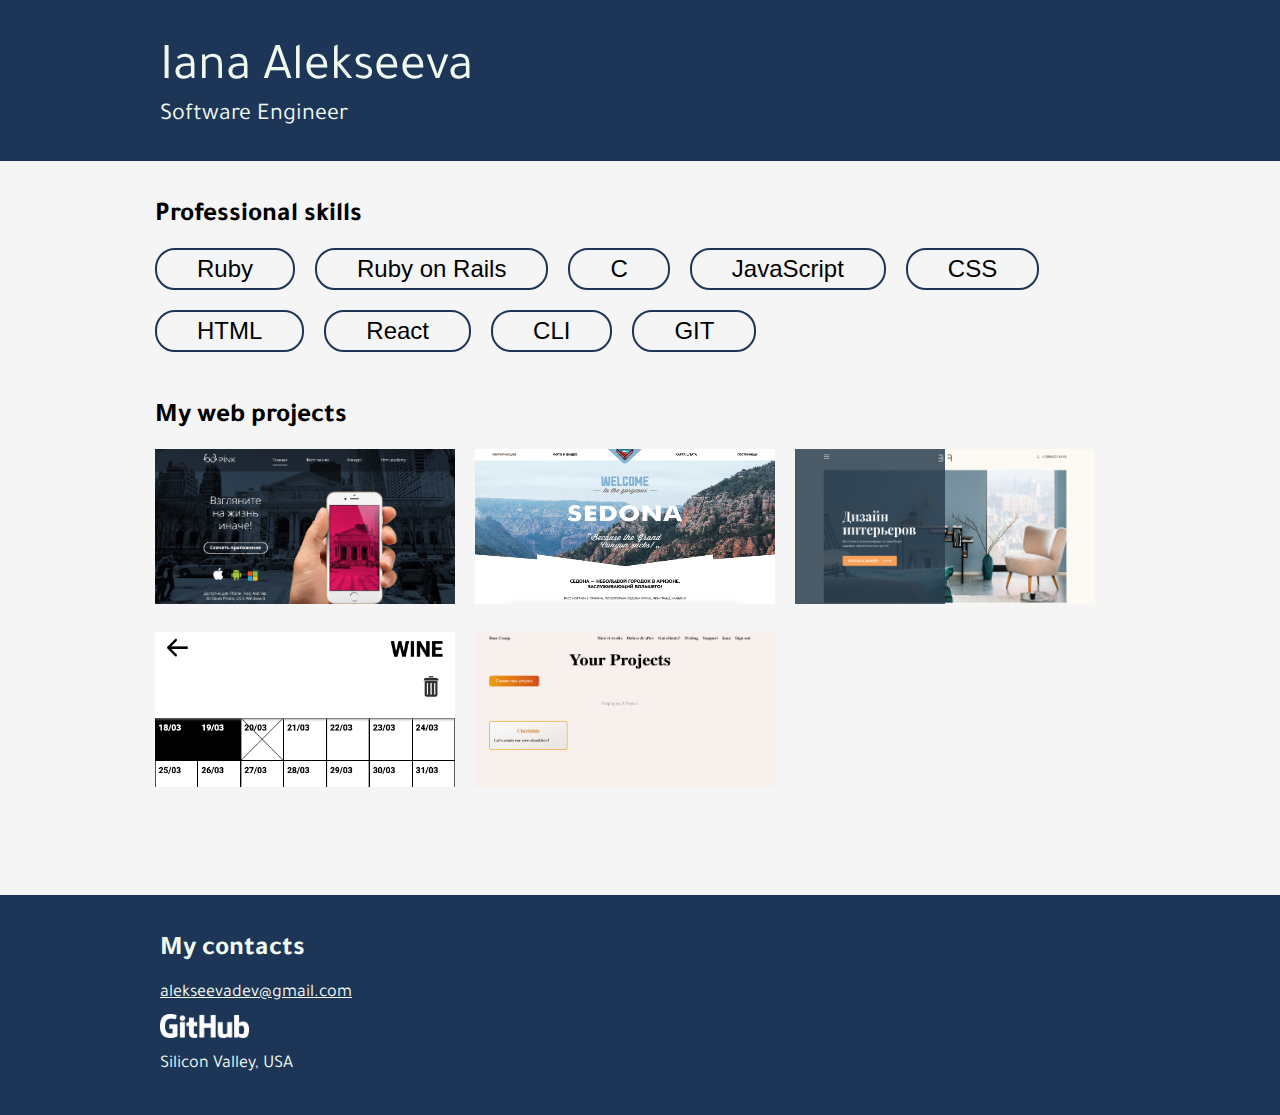
<file: index.html>
<!DOCTYPE html>
<html lang="en">
<head>
    <meta charset="UTF-8">
    <meta http-equiv="X-UA-Compatible" content="IE=edge">
    <meta name="viewport" content="width=device-width,initial-scale=1"/>
    <title>Iana Alekseeva</title>
    <link rel="shortcut icon" href="public/img/favicon.ico" type="image/x-icon">
    <link rel="stylesheet" href="style.css">
    <link href="https://fonts.googleapis.com/css?family=Tajawal:300,400,700" rel="stylesheet">
    <link href="https://fonts.googleapis.com/css?family=Caveat:400,700&amp;subset=cyrillic,latin-ext" rel="stylesheet">
    <!-- Global site tag (gtag.js) - Google Analytics -->
    <script async src="https://www.googletagmanager.com/gtag/js?id=UA-119563670-1"></script>
    <script>
      window.dataLayer = window.dataLayer || [];

      function gtag() {
        dataLayer.push(arguments);
      }

      gtag('js', new Date());

      gtag('config', 'UA-119563670-1');
    </script>

</head>
<body>
    <div class="theme main-font">
        <header class="page-header light-font dark_bkg">
            <div class="container">
                <p class="page-header__descr">Iana Alekseeva</p>
                <p class="larger-font">Software Engineer</p>
            </div>
        </header>
        <main class="page-main">
            <div class="container">
                <!-- <section class="about page__item">
                    <h2 class="about__title theme__title">About me</h2>
                    <p class="about__text">I have been coding for about 3 years, 
                        doing projects with different technologies, and building strong 
                        technical skills in data structures and algorithms. So to this day, 
                        I worked with frontend, backend, and I even coded in low-level language - C. 
                        I have learned all of this because I am a "why question" person. 
                        It is important to me to understand what is going on under the hood of technologies 
                        that I work with and how they work together. Now I am very confident that I want to 
                        create excellent websites for people.</p>
                        <p>I am a kind and positive person, good at teamwork, 
                            a fast learner, and a hard worker. And I love to code!
                        </p>
                        <p>In my free time, I like hiking, traveling, reading, spending time with people, and many other things.</p>
                </section> -->
                <section class="skills page__item">
                    <h2 class="skills__title theme__title">Professional skills</h2>
                    <ul class="skills__list">
                        <li class="skills__item"><button class="skills__button larger-font">Ruby</button></li>
                        <li class="skills__item"><button class="skills__button larger-font">Ruby on Rails</button></li>
                        <li class="skills__item"><button class="skills__button larger-font">C</button></li>
                        <li class="skills__item"><button class="skills__button larger-font">JavaScript</button>
                        </li>
                        <li class="skills__item"><button class="skills__button larger-font">CSS</button></li>
                        <li class="skills__item"><button class="skills__button larger-font">HTML</button></li>
                        <li class="skills__item"><button class="skills__button larger-font">React</button></li>
                        <li class="skills__item"><button class="skills__button larger-font">CLI</button></li>
                        <li class="skills__item"><button class="skills__button larger-font">GIT</button>
                        </li>
                    </ul>
                </section>
                <section class="projects page__item">
                    <h2 class="projects__title theme__title">My web projects</h2>
                    <ul class="projects__list">
                        <li class="projects__item" id="1">
                            <a id="1" class="page-main__link projects__link">
                                <img src="./img/pink.jpg" alt="" width="300" height="155">
                            </a></li>
                        <li class="projects__item" id = "2">
                            <a class="page-main__link projects__link">
                                <img src="./img/sedona.jpg" alt="" width="300" height="155">
                            </a></li>
                        <li class="projects__item" id = "3">
                            <a class="page-main__link projects__link">
                                <img src="./img/interior-design-for-portfolio.jpg" alt="" width="300" height="155">
                            </a></li>
                        <li class="projects__item" id="4">
                            <a class="page-main__link projects__link">
                                <img src="img/vinishko.png" alt="" width="300" height="155">
                            </a></li>
                        <li class="projects__item" id="5">
                            <a id="5" class="page-main__link projects__link">
                                <img src="img/basecamp.png" alt="" width="300" height="155">
                            </a></li>             
                    </ul>
                </section>
                <!-- <section class="education page__item">
                    <h2 class="education__title theme__title">Education</h2>
                    <ul class="education__text">
                        <li class="education__item"><a class="page-main__link" href="https://qwasar.io/tech-talent-programs/full-stack-developer-program/" target="_blank">Qwasar Silicon Valley, Full Stack Development Program</a>, since April 2020</li>
                        
                        <li class="education__item"><a href="https://htmlacademy.ru/" class="page-main__link">HTML Academy
                            interactive
                            online courses:</a>, <br/>
                            Professional HTML & CSS,
                            <a class="page-main__link"
                                    href="https://assets.htmlacademy.ru/certificates/intensive/71/505469.pdf">level 2
                            </a>,
                            02.2018 - 05.2018; <br/>
                            <a class="page-main__link" href="https://assets.htmlacademy.ru/certificates/intensive/95/505469.pdf">Professional JavaScript, </a>11.2018-12.2018
                        </li>
                        <li class="education__item">State University of Management, Moscow, 2008 - 2014</li>
                    </ul>
                </section> -->
                
            </div>
        </main>
        <footer class="contacts light-font dark_bkg">
            <div class="container">
                <h2 class="contacts__title theme__title">My contacts</h2>
                <p class="contacts__email"><a href="mailto:alekseevayana@bk.ru"
                        class="page-main__link contacts__email-link">alekseevadev@gmail.com</a>
                </p>
                <p class="contacts__github">
                    <a class="contacts__github-link" href="https://github.com/alekseevaiana"></a>
                </p>
                <p class="contacts__location">Silicon Valley, USA</p>
            </div>
        </footer>
    </div>
    
        <div id="dialog" class="project_popup light-font main-font dark_bkg">
            <div class="popup_header">
                <h3 class="project_title"></h3>
                <button class="popup_close">
                    <svg xmlns="http://www.w3.org/2000/svg" class="ionicon" viewBox="0 0 512 512">
                        <title>Close</title>
                        <path fill="white" stroke="currentColor" stroke-linecap="round" stroke-linejoin="round" stroke-width="32" d="M368 368L144 144M368 144L144 368"/>
                    </svg>
                </button>
            </div>
            <p class="project_description">Project converted from PSD into a HTML-CSS layout.</p>
            <p>Used tecknologies:</p>
            <p class="project_teck">CSS, HTML, SVG, LESS, GULP, Cross-Browser Compatibility, Responsive and Adaptive templates</p>
            <div class="page-main__links-wrapper">
                <a class="page-main__link projects__link projects__button light_bkg" target="_blank">Demo</a>
                <a class="page-main__link projects__github_link projects__button light_bkg" target="_blank">Github</a>
            </div>
        </div>
    <script src="js/data.js"></script>
    <script src="js/popup.js"></script>
</body>
</html>
</file>
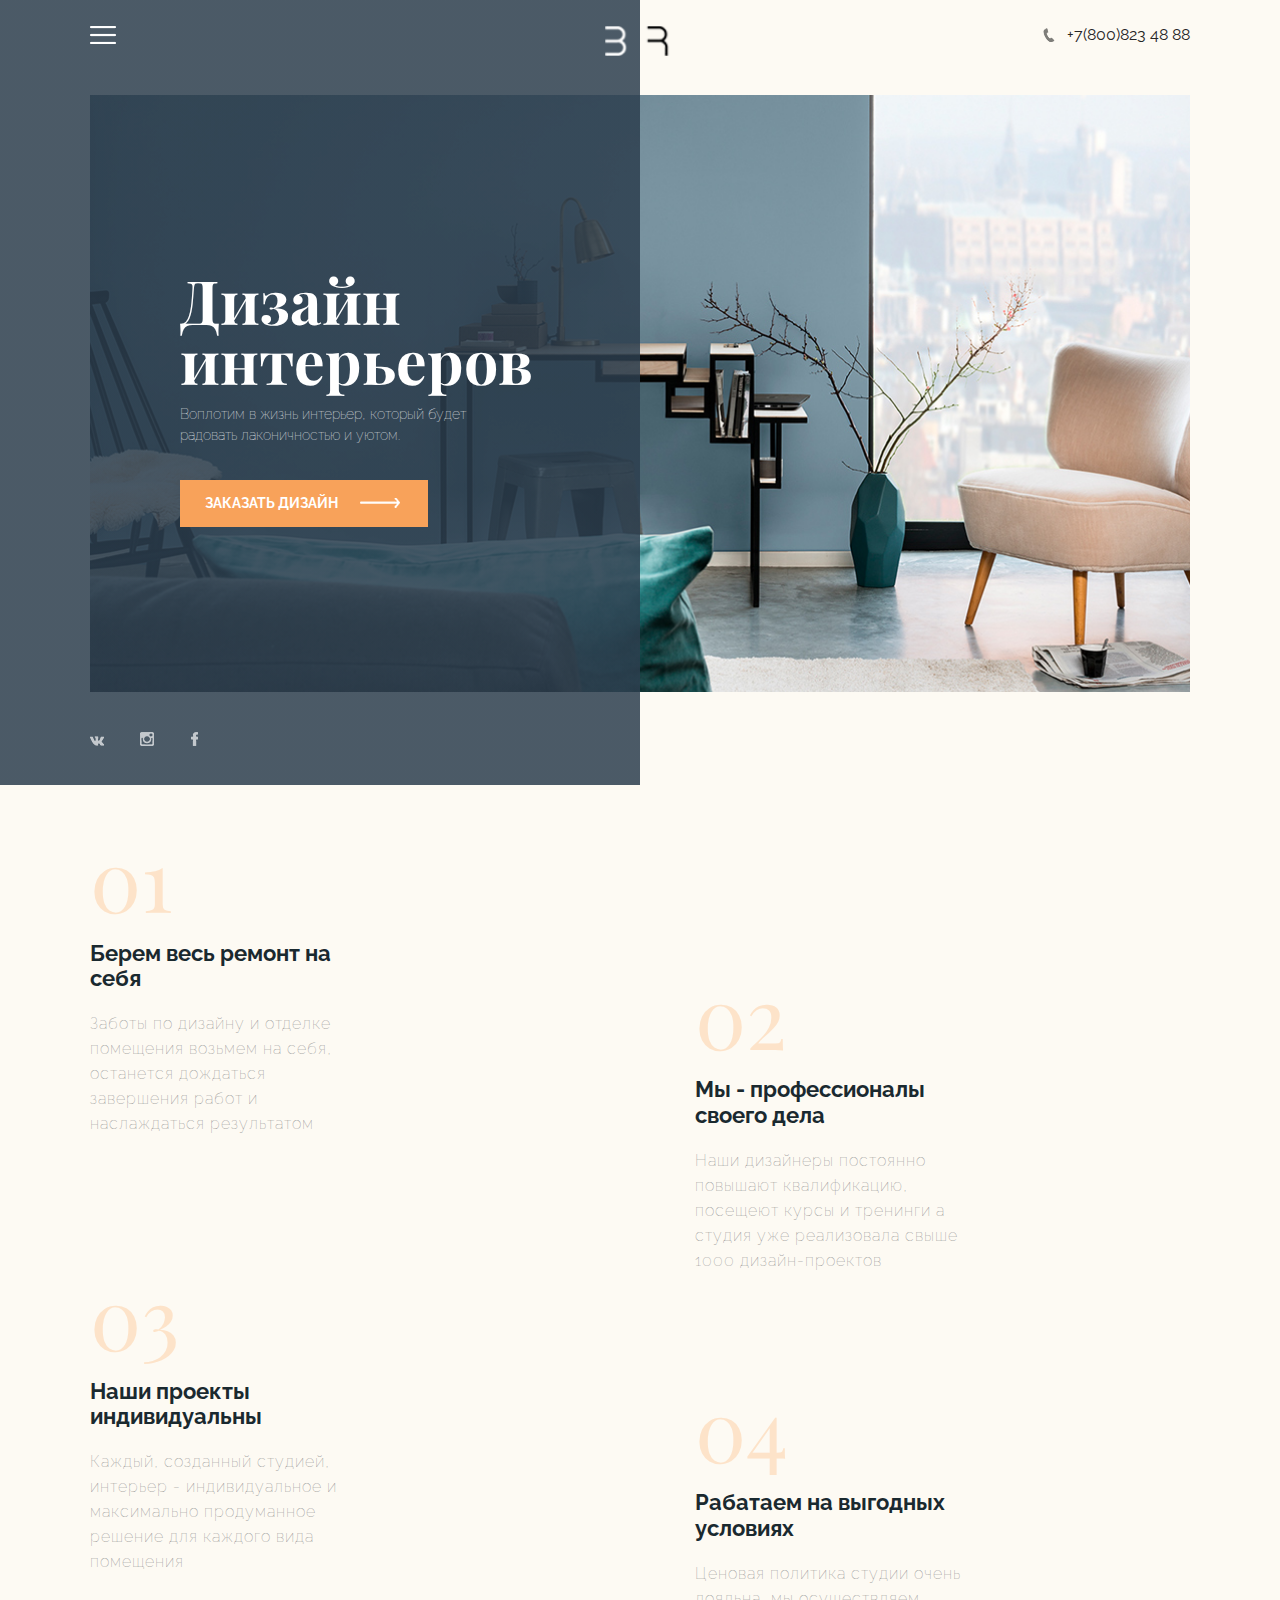
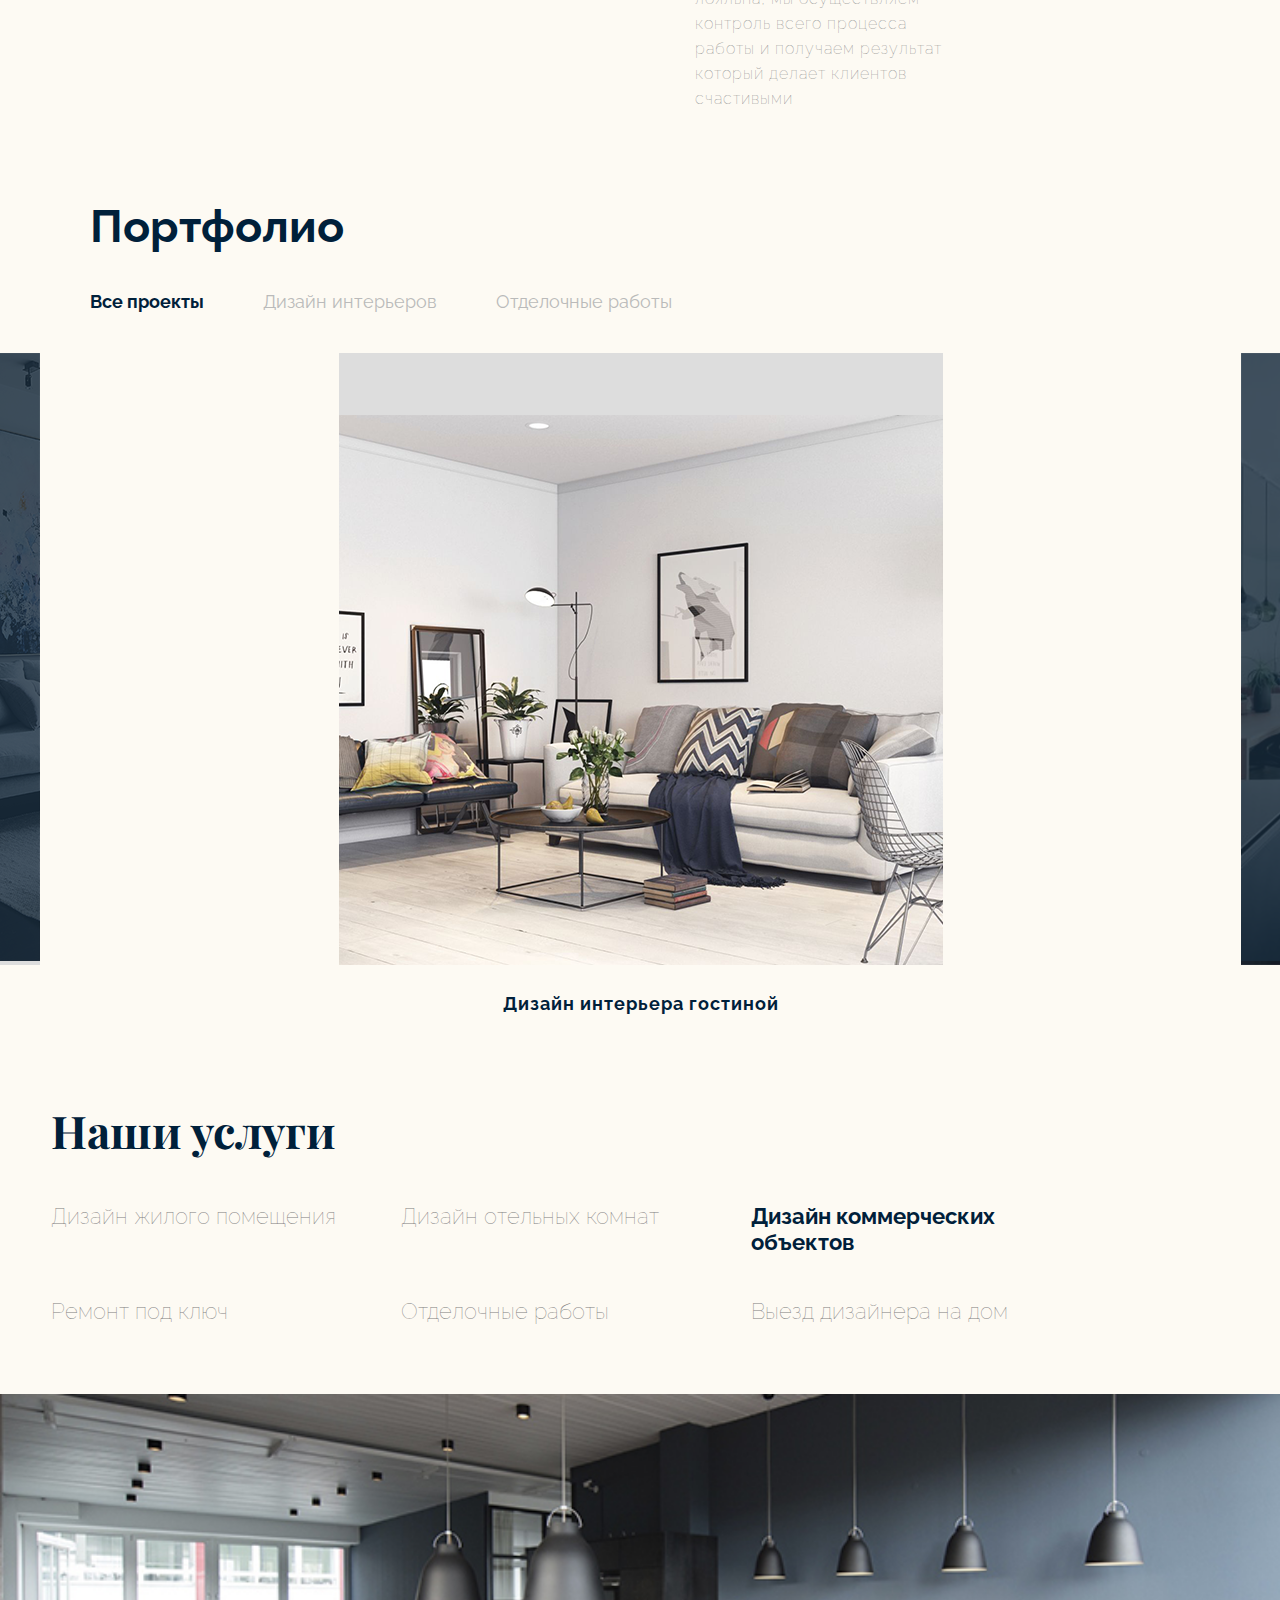
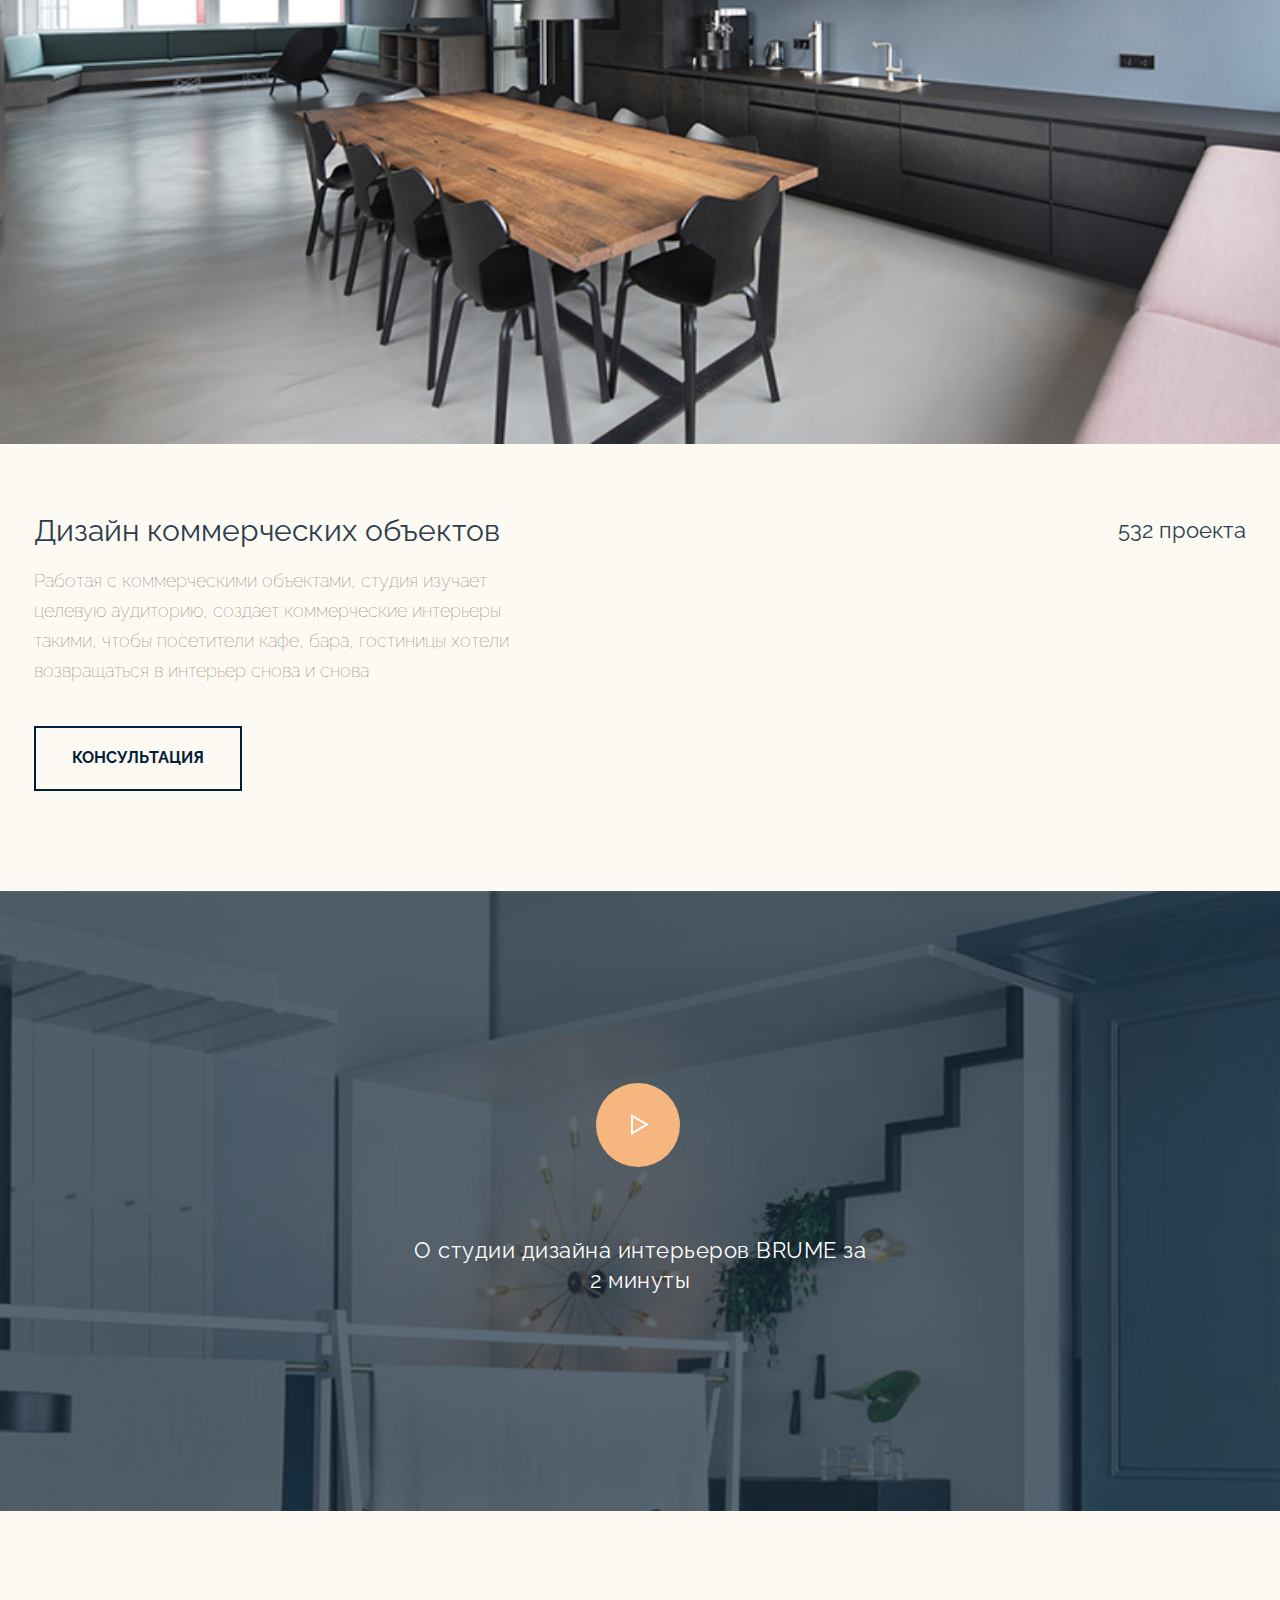
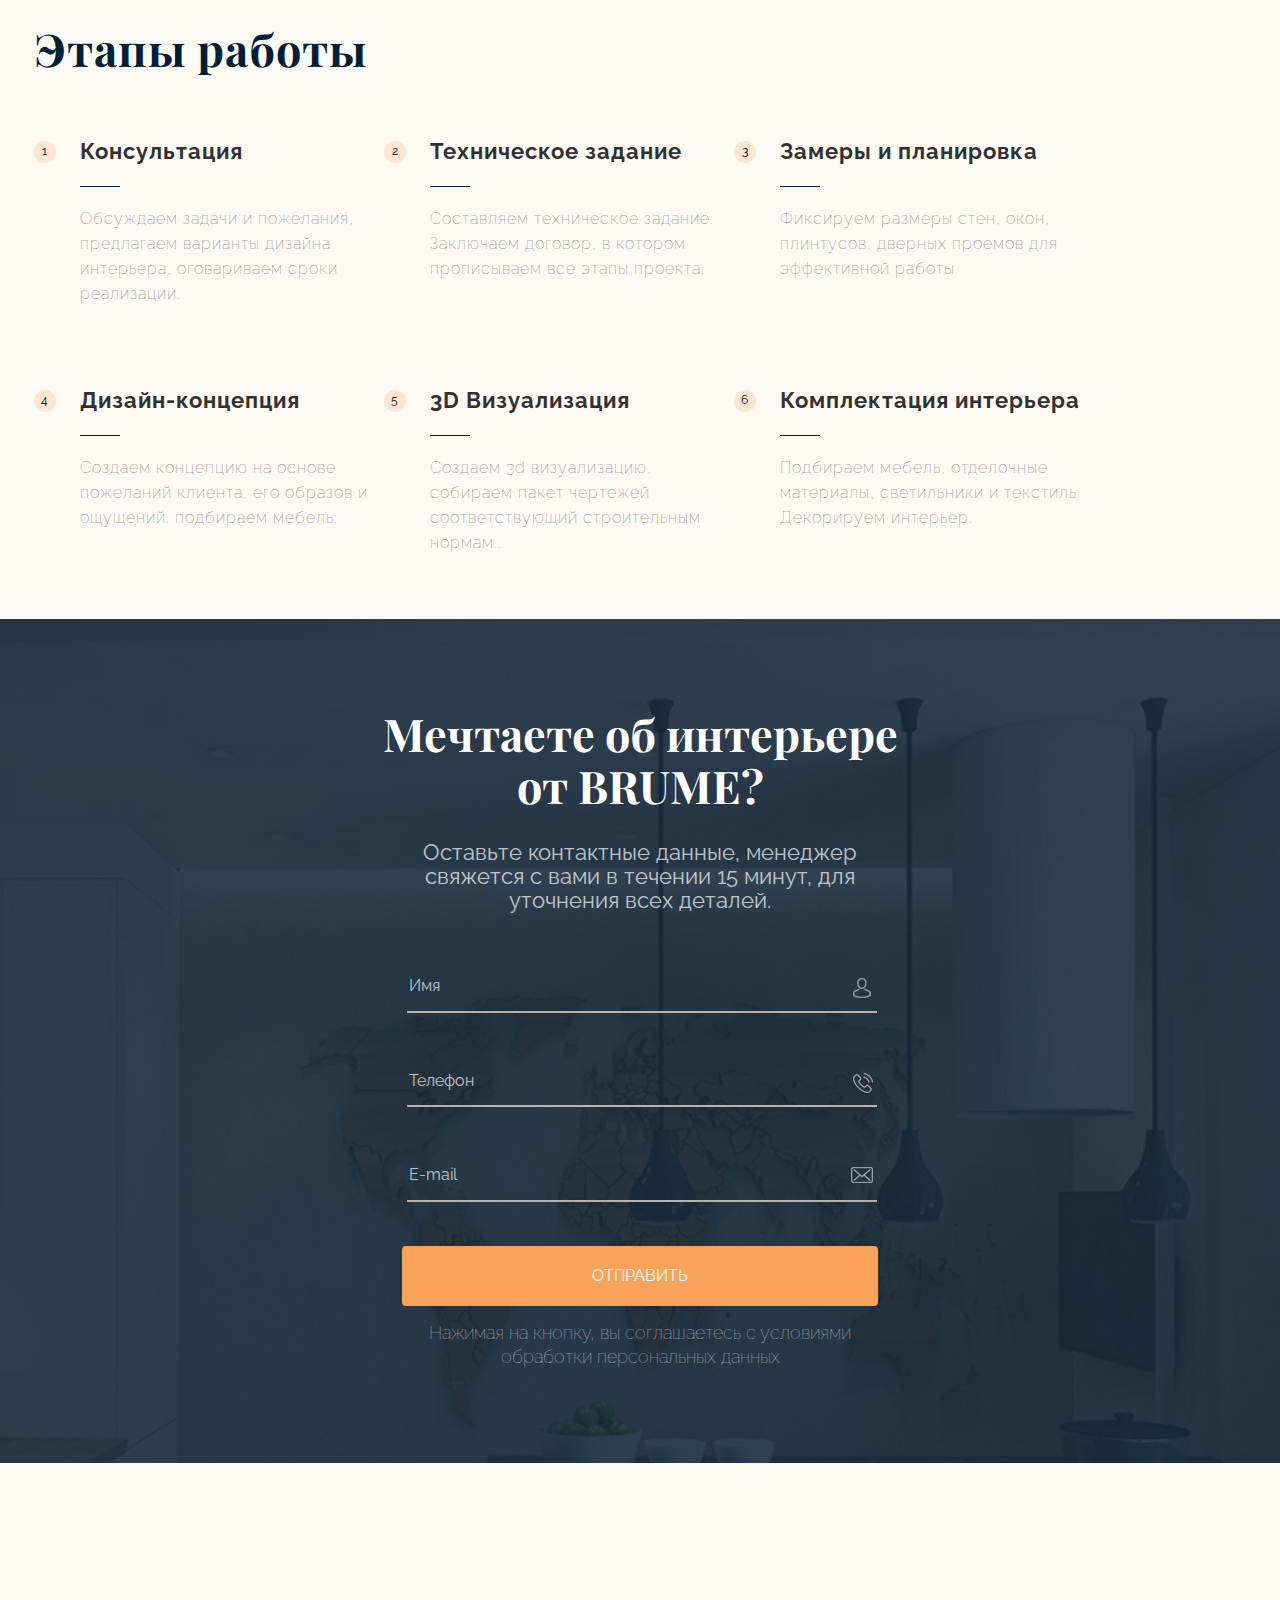
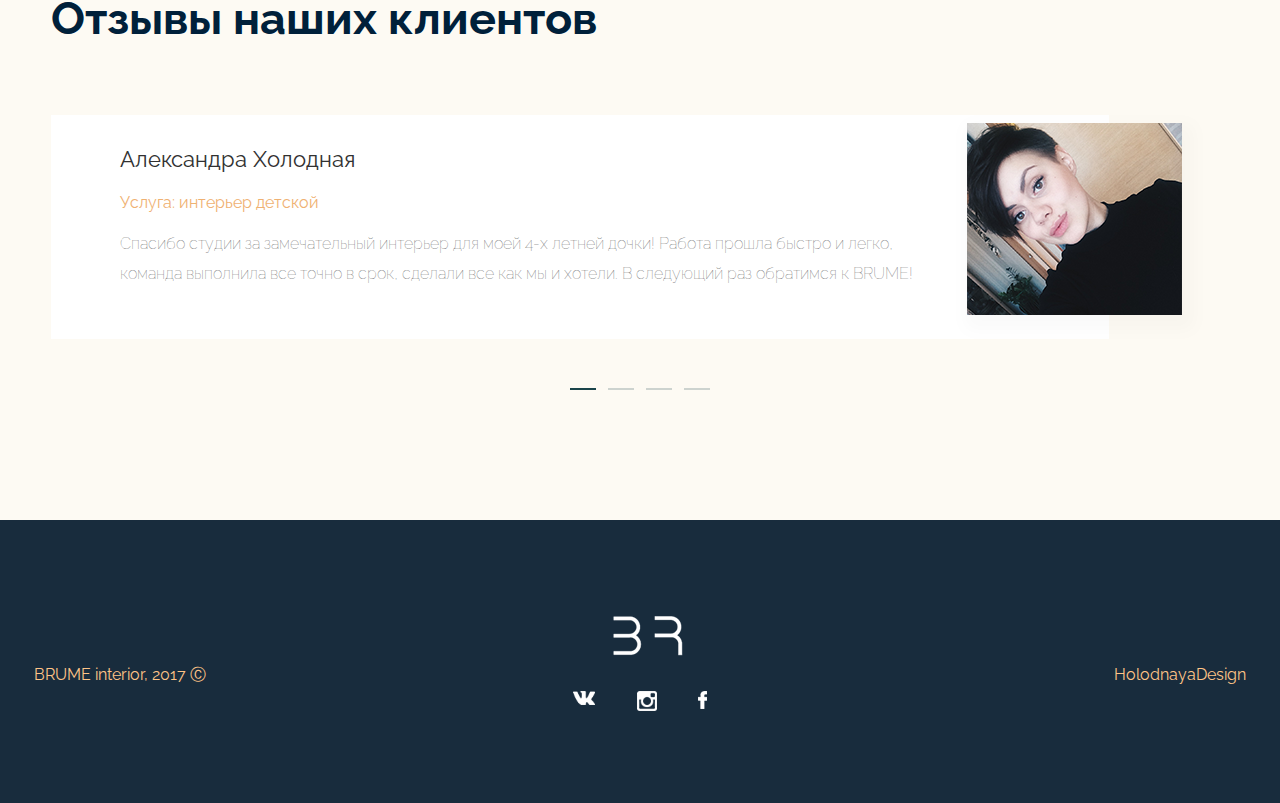
<file: interior_design/index.html>
<!DOCTYPE html>
<html lang="ru">
<head>
  <meta charset="utf-8">
  <meta http-equiv="X-UA-Compatible" content="IE=edge">
  <meta name="viewport" content="width=device-width,initial-scale=1"/>
  <meta name="format-detection" content="telephone=no">
  <title>Interior design</title>
  <link href="https://fonts.googleapis.com/css?family=Playfair+Display:400,700|Raleway:300,400,700&amp;subset=cyrillic"
    rel="stylesheet">
  <link rel="preload" href="css/style.css" as="style">
  <link rel="stylesheet" href="css/style.css">
  <script>
    // Picture element HTML5 shiv
    document.createElement("picture");
  </script>
  <script src="js/picturefill.js" async></script>
  <script src="js/svg4everybody.js"></script>
</head>
<body>
<header class="main-header">
  <div class="main-header__container">
    <div class="main-header__navigation navigation">
      <div class="navigation__logo">
        <picture>
          <source media="(min-width: 1000px)" srcset="./img/logo_desctop.png">
          <source media="(min-width: 768px)"
            srcset="./img/logo_tablet.png">
          <img src="./img/logo.png" alt="Логотип сайта">
        </picture>
      </div>
      <div class="navigation__menu">
        <picture>
          <source media="(min-width: 1000px)" srcset="./img/menu_desktop.png">
          <source media="(min-width: 768px)"
            srcset="./img/menu_tablet.png">
          <img src="./img/menu.png" alt="Меню">
        </picture>
      </div>
      <div class="navigation__number">
        <p>+7(800)823 48 88</p>
      </div>
    </div>
    <div class="main-header__image-container">
      <div class="main-header__descr-container">
        <h1 class="main-header__title">Дизайн интерьеров</h1>
        <p class="main-header__description">Воплотим в жизнь интерьер,
          который будет радовать лаконичностью и уютом.</p>
        <a href="" class="main-header__button">Заказать дизайн</a>
        <div class="main-header__arrow"></div>
      </div>
    </div>
    <ul class="main-header__social social-btns">
      <li class="footer__social-item"><a href="" class="footer__social-link">
        <img src="./img/vk_header_desktop.png" alt="Вконтакте">
      </a></li>
      <li class="footer__social-item"><a href="" class="footer__social-link">
        <img src="./img/inst_header_desktop.png" alt="Инстаграм">
      </a></li>
      <li class="footer__social-item"><a href="" class="footer__social-link">
        <img src="./img/fb_header_desktop.png" alt="Фейсбук">
      </a></li>
    </ul>
  </div>
</header>
<section class="advantages">
  <ul class="advantages__list">
    <li class="advantages__item">
      <p class="advantages__number">01</p>
      <h2 class="advantages__item-title">Берем весь ремонт на себя</h2>
      <p class="advantages__item-text">Заботы по дизайну и отделке помещения возьмем на себя, останется дождаться
        завершения работ и наслаждаться результатом</p>
    </li>
    <li class="advantages__item">
      <p class="advantages__number">02</p>
      <h2 class="advantages__item-title">Мы - профессионалы своего дела</h2>
      <p class="advantages__item-text">Наши дизайнеры постоянно повышают квалификацию, посещеют курсы и тренинги а
        студия уже реализовала свыше 1000 дизайн-проектов</p>
    </li>
    <li class="advantages__item">
      <p class="advantages__number">03</p>
      <h2 class="advantages__item-title">Наши проекты
        индивидуальны</h2>
      <p class="advantages__item-text">Каждый, созданный студией, интерьер - индивидуальное и максимально продуманное
        решение для каждого вида помещения</p>
    </li>
    <li class="advantages__item">
      <p class="advantages__number">04</p>
      <h2 class="advantages__item-title">Рабатаем на выгодных
        условиях</h2>
      <p class="advantages__item-text">Ценовая политика студии очень лояльна, мы осуществляем контроль всего процесса
        работы и получаем результат который делает клиентов счастивыми</p>
    </li>
  </ul>
</section>
<section class="portfolio">
  <h2 class="portfolio__title">Портфолио</h2>
  <ul class="portfolio__list">
    <li class="portfolio__item"><a href="" class="portfolio__item-link portfolio__item-link--active">Все проекты</a>
    </li>
    <li class="portfolio__item"><a href="" class="portfolio__item-link">Дизайн интерьеров</a></li>
    <li class="portfolio__item"><a href="" class="portfolio__item-link">Отделочные работы</a></li>
  </ul>
  <div class="portfolio__images">
    <div class="switchers">
      <a class="switchers__left" href=""><img src="./img/arrow-left.png" alt="" width="38" height="12"></a>
      <a class="switchers__right" href=""><img src="./img/arrow-left.png" alt="" width="38" height="12"></a>
    </div>
    <div class="portfolio__images-wrapper">
      <div class="portfolio__image-wrapper">
        <picture>
          <p class="portfolio__image-title">Дизайн интерьера гостиной</p>
          <p class="portfolio__image-description">Дизайн интерьера</p>
          <source media="(min-width: 1340px)"
            srcset="./img/portfolio_1_desktop.png">
          <source media="(min-width: 768px)"
            srcset="./img/portfolio_left_768.png">
          <img src="./img/portfolio_left_img.jpg" alt="Боковая картинка слева">
        </picture>
      </div>
      <div class="portfolio__image-wrapper">
        <picture>
          <source media="(min-width: 1340px)"
            srcset="./img/portfolio_2_desktop.jpg">
          <source media="(min-width: 768px)"
            srcset="./img/portfolio_pic768.png">
          <img src="./img/portfolio_img_mobile.jpg" alt="Картинка интерьера">
        </picture>
        <p class="portfolio__img-description">Дизайн интерьера гостиной</p>
      </div>
      <div class="portfolio__img-3-desktop portfolio__image-wrapper">
        <p class="portfolio__image-title">Дизайн столовой
          в стиле «Бохо»</p>
        <p class="portfolio__image-description">Дизайн интерьера</p>
        <picture>
          <source media="(min-width: 1340px)"
            srcset="./img/portfolio_3_desktop.jpg">
          <img src="./img/portfolio_3_desktop.jpg" alt="Боковая картинка справа">
        </picture>
      </div>
      <div class="portfolio__image-wrapper">
        <p class="portfolio__image-title">Лофт интерьер
          для отеля Hiloft</p>
        <p class="portfolio__image-description">Дизайн интерьера</p>
        <picture>
          <source media="(min-width: 1340px)"
            srcset="./img/portfolio_4_desktop.jpg">
          <source media="(min-width: 768px)"
            srcset="./img/portfolio_right_768.png">
          <img src="./img/portfolio_right_img.jpg" alt="Боковая картинка справа">
        </picture>
      </div>
    </div>
  </div>
</section>
<section class="services">
  <h2 class="services__title">Наши услуги</h2>
  <div class="services__wrapper">
    <ul class="services__list">
      <li class="services__item"><a href="" class="services__item-link">Дизайн жилого помещения</a></li>
      <li class="services__item"><a href="" class="services__item-link">Дизайн отельных комнат</a></li>
      <li class="services__item services__item--active"><a href=""
        class="services__item-link services__item-link--active">Дизайн коммерческих
        объектов</a></li>
      <li class="services__item"><a href="" class="services__item-link">Ремонт под ключ</a></li>
      <li class="services__item"><a href="" class="services__item-link">Отделочные работы</a></li>
      <li class="services__item"><a href="" class="services__item-link">Выезд дизайнера на дом</a></li>
    </ul>
    <div class="services__column-right-wrapper">
      <picture>
        <source media="(min-width: 1340px)"
          srcset="./img/services_pic_desktop.png"
        >
        <source media="(min-width: 768px)"
          srcset="./img/services_pic_768.jpg">
        <img src="./img/services_img.jpg" alt="Картинка интерьера" class="services__image" width="100%" height="auto">
      </picture>
      <div class="services__title-wrapper">
        <h3 class="services__sub-title">Дизайн коммерческих объектов</h3>
        <span class="services__number-of-projects">532 проекта</span>
      </div>
      <div class="services__bottom-wrapper">
        <p class="services__text">Работая с коммерческими объектами, студия изучает целевую аудиторию, создает
          коммерческие
          интерьеры такими, чтобы посетители кафе, бара, гостиницы хотели возвращаться в интерьер снова и снова</p>
        <div class="services__button-container">
          <a href="" class="services__button">Консультация</a>
        </div>
      </div>
    </div>
  </div>
</section>
<section class="video">
  <div class="video__image-container">
    <p class="video__text">О студии дизайна интерьеров BRUME за 2 минуты</p>
  </div>
</section>
<section class="steps">
  <h2 class="steps__title">Этапы работы</h2>
  <ul class="steps__list">
    <li class="steps__item">
      <span class="steps__number">1</span>
      <div class="steps__item-inner">
        <h3 class="steps__item-title">Консультация</h3>
        <p class="steps__item-text">Обсуждаем задачи и пожелания, предлагаем варианты дизайна интерьера, оговариваем
          сроки
          реализации.</p>
      </div>
    </li>
    <li class="steps__item">
      <span class="steps__number">2</span>
      <div class="steps__item-inner">
        <h3 class="steps__item-title">Техническое задание</h3>
        <p class="steps__item-text">Составляем техническое задание. Заключаем договор, в котором прописываем все этапы
          проекта.</p>
      </div>
    </li>
    <li class="steps__item">
      <span class="steps__number">3</span>
      <div class="steps__item-inner">
        <h3 class="steps__item-title">Замеры и планировка</h3>
        <p class="steps__item-text">Фиксируем размеры стен, окон, плинтусов, дверных проемов для эффективной работы</p>
      </div>
    </li>
    <li class="steps__item">
      <span class="steps__number">4</span>
      <div class="steps__item-inner">
        <h3 class="steps__item-title">Дизайн-концепция</h3>
        <p class="steps__item-text">Создаем концепцию на основе пожеланий клиента, его образов и ощущений. подбираем
          мебель.</p>
      </div>
    </li>
    <li class="steps__item">
      <span class="steps__number">5</span>
      <div class="steps__item-inner">
        <h3 class="steps__item-title">3D Визуализация</h3>
        <p class="steps__item-text">Создаем 3d визуализацию, собираем пакет чертежей соответствующий строительным
          нормам..</p>
      </div>
    </li>
    <li class="steps__item">
      <span class="steps__number">6</span>
      <div class="steps__item-inner">
        <h3 class="steps__item-title">Комплектация интерьера</h3>
        <p class="steps__item-text">Подбираем мебель, отделочные материалы, светильники и текстиль. Декорируем
          интерьер.</p>
      </div>
    </li>
  </ul>
</section>
<form action="" class="form">
  <div class="form__desktop-left">
    <h2 class="form__title">Мечтаете об
      интерьере
      от BRUME?</h2>
    <p class="form__description form__description--main">Оставьте контактные данные, менеджер свяжется с вами в течении
      15
      минут, для уточнения
      всех деталей.</p>
    <div class="form__group">
      <label class="form__label form__label--human" for="name">
        <input type="text" class="form__input" id="name" placeholder="Имя">
      </label>
      <label class="form__label form__label--phone" for="number">
        <input type="text" class="form__input" id="number" placeholder="Телефон">
      </label>
      <label class="form__label form__label--mail" for="email">
        <input type="text" class="form__input" id="email" placeholder="E-mail">
      </label>
    </div>
    <button type="submit" class="form__button">Отправить</button>
    <p class="form__description form__description--note">Нажимая на кнопку, вы соглашаетесь с условиями обработки
      персональных данных</p>
  </div>
  <div class="form__desktop-right">

  </div>
</form>
<section class="reviews">
  <h2 class="reviews__title">Отзывы наших клиентов</h2>
  <div class="reviews__desktop-wrapper">
    <img src="./img/reviews_img-left.png" alt="" class="reviews__desktop-images" width="192" height="192">
    <img src="./img/reviews_img-right.png" alt="" class="reviews__desktop-images" width="192" height="192">
    <div class="reviews__wrapper">
      <img src="./img/reviews_main-photo.png" alt="" class="reviews__main-img" width="247" height="224">
      <div class="reviews__text-wrapper">
        <p class="reviews__name">Александра Холодная</p>
        <p class="reviews__description">Услуга: интерьер детской</p>
        <p class="reviews__text">Спасибо студии за замечательный интерьер для моей 4-х летней дочки! Работа прошла
          быстро
          и
          легко, команда выполнила все точно в срок, сделали все как мы и хотели.
          В следующий раз обратимся к BRUME!</p>
      </div>
    </div>
  </div>
  <div class="review-switcher">
    <a href="" class="review-switcher__link review-switcher__link--active"></a>
    <a href="" class="review-switcher__link"></a>
    <a href="" class="review-switcher__link"></a>
    <a href="" class="review-switcher__link"></a>
  </div>
</section>
<footer class="footer">
  <img class="footer__logo" src="./img/footer_logo_mobile.png" alt="Логотип в футере" class="footer__logo" width="70">
  <div class="footer__inner-wrapper">
    <ul class="footer__social-list social-btns">
      <li class="footer__social-item"><a href="" class="footer__social-link">
        <img class="footer__social-image footer__social-image-vk" src="./img/footer_vk_mobile.png" alt="Вконтакте">
      </a></li>
      <li class="footer__social-item"><a href="" class="footer__social-link">
        <img class="footer__social-image footer__social-image-inst" src="./img/footer_inst_mobile.png" alt="Инстаграмм">
      </a></li>
      <li class="footer__social-item"><a href="" class="footer__social-link">
        <img class="footer__social-image footer__social-image-fb" src="./img/footer_fb_mobile.png" alt="Фейсбук">
      </a></li>
    </ul>
    <p class="footer__text footer__text--main">BRUME interior, 2017 &#9400;</p>
    <p class="footer__text footer__text--last">HolodnayaDesign</p>
  </div>
</footer>
</body>
</html>
</file>
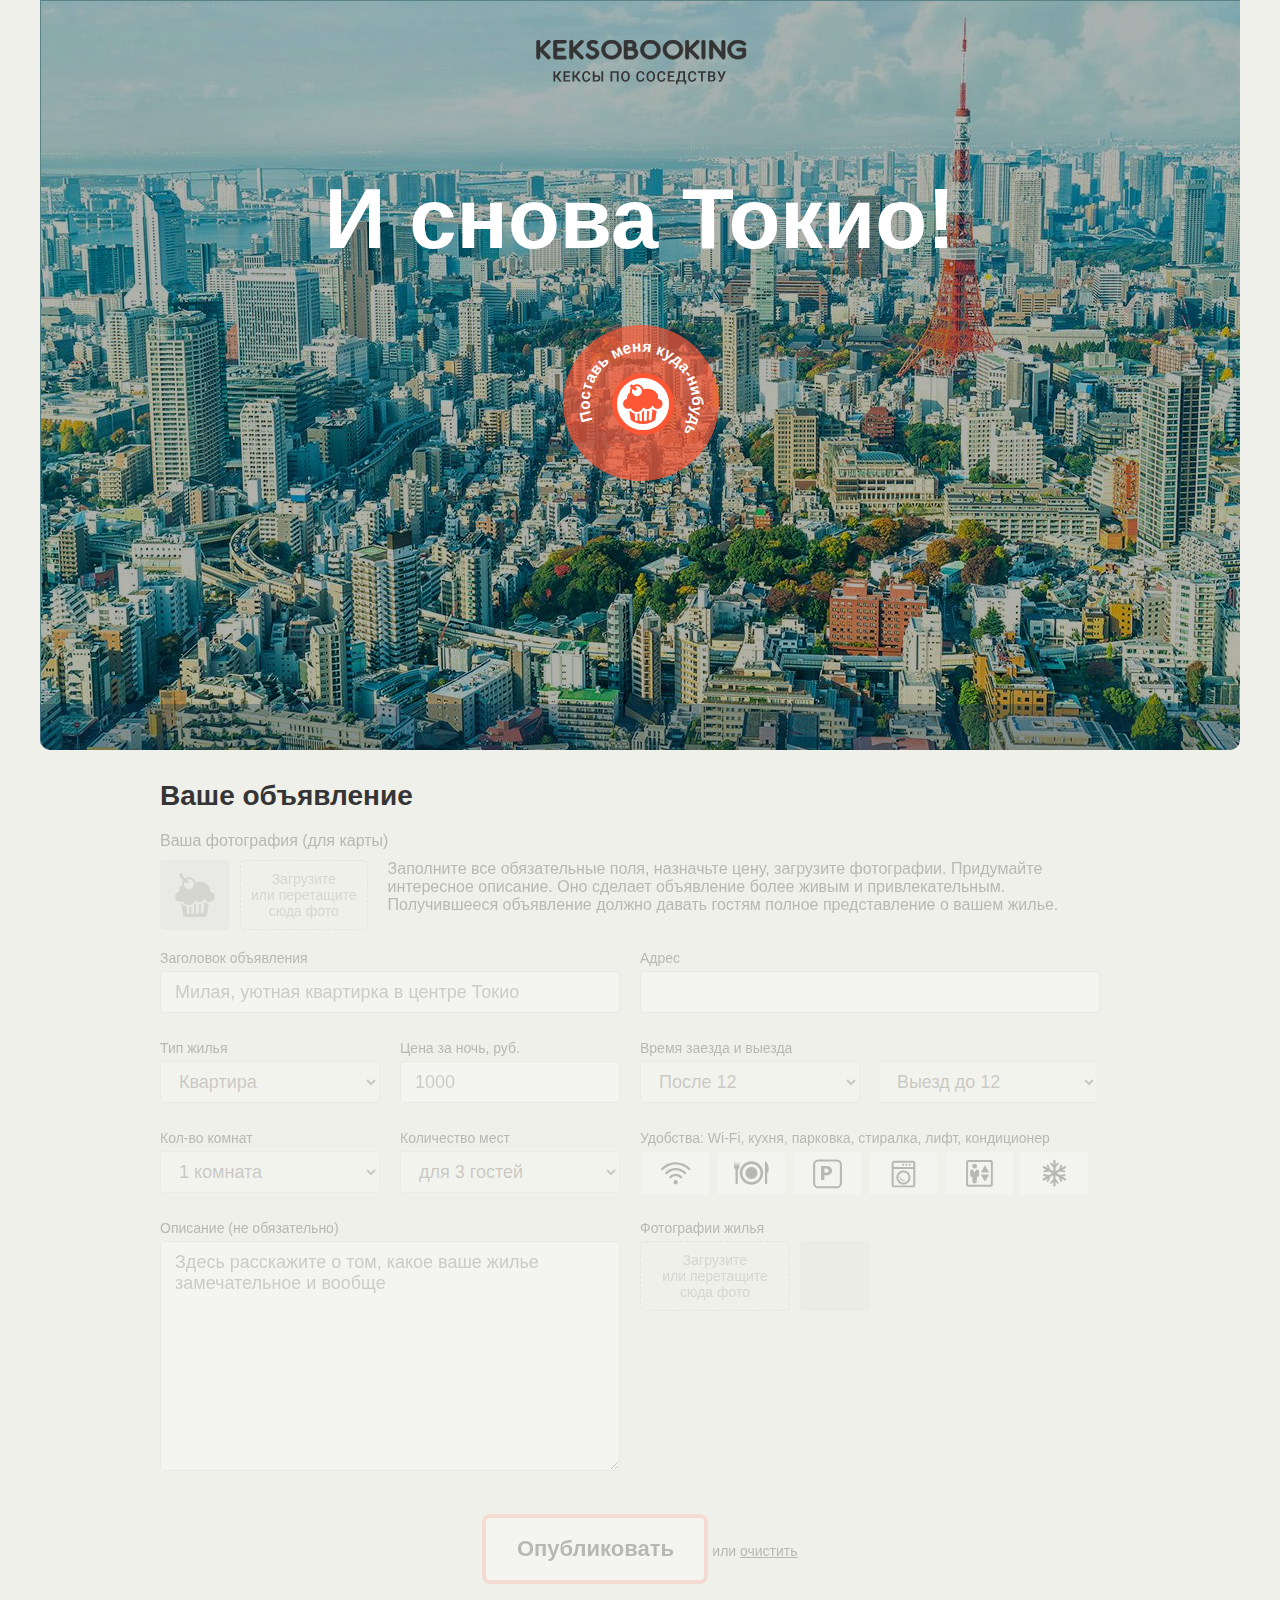
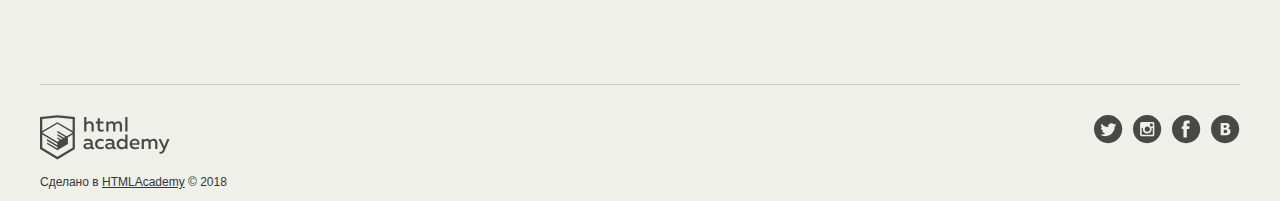
<file: keksobooking/index.html>
<!DOCTYPE html>
<html lang="ru">
<head>
  <meta charset="utf-8">
  <link rel="stylesheet" href="css/normalize.css">
  <link rel="stylesheet" href="css/style.css">
  <link rel="shortcut icon" href="favicon.ico" type="image/x-icon">
  <title>Кексобукинг</title>
</head>
<body>

  <main>
    <div class="promo">
      <h1 class="promo__title visually-hidden">Keksobooking. Кексы по соседству</h1>
      <img src="img/keksobooking.svg" alt="Keksobooking. Кексы по соседству" width="215" height="45">
    </div>

    <!-- Карта объявлений -->
    <section class="map map--faded">

      <!-- Метки объявлений -->
      <div class="map__pins">
        <div class="map__overlay">
          <h2 class="map__title">И снова Токио!</h2>
        </div>
        <button class="map__pin map__pin--main" style="left: 570px; top: 375px;">
          <img src="img/muffin-red.svg" width="40" height="44" draggable="false" alt="Метка объявления">
          <svg viewBox="0 0 70 70" width="156" height="156" aria-label="Метка для поиска жилья">
            <defs>
              <path d="M35,35m-23,0a23,23 0 1,1 46,0a23,23 0 1,1 -46,0" id="tophalf" />
            </defs>
            <ellipse cx="35" cy="35" rx="35" ry="35" fill="rgba(255, 86, 53, 0.7)" />
            <text><textPath xlink:href="#tophalf" startOffset="0">Поставь меня куда-нибудь</textPath></text>
          </svg>
        </button>
      </div>

      <!-- Фильтрация объявлений -->
      <div class="map__filters-container">
        <form action="#" class="map__filters" autocomplete="off">
          <select name="housing-type" id="housing-type" class="map__filter">
            <option value="any" selected>Любой тип жилья</option>
            <option value="palace">Дворец</option>
            <option value="flat">Квартира</option>
            <option value="house">Дом</option>
            <option value="bungalo">Бунгало</option>
          </select>
          <select name="housing-price" id="housing-price" class="map__filter">
            <option value="any" selected>Любая</option>
            <option value="middle">10000 - 50000&#x20bd;</option>
            <option value="low">до 10000&#x20bd;</option>
            <option value="high">от 50000&#x20bd;</option>
          </select>
          <select name="housing-rooms" id="housing-rooms" class="map__filter">
            <option value="any" selected>Любое число комнат</option>
            <option value="1">Одна комната</option>
            <option value="2">Две комнаты</option>
            <option value="3">Три комнаты</option>
          </select>
          <select name="housing-guests" id="housing-guests" class="map__filter">
            <option value="any" selected>Любое число гостей</option>
            <option value="2">Два гостя</option>
            <option value="1">Один гость</option>
            <option value="0">Не для гостей</option>
          </select>
          <fieldset id="housing-features" class="map__features">
            <input type="checkbox" name="features" value="wifi" id="filter-wifi" class="map__checkbox visually-hidden">
            <label class="map__feature map__feature--wifi" for="filter-wifi">Wi-Fi</label>
            <input type="checkbox" name="features" value="dishwasher" id="filter-dishwasher" class="map__checkbox visually-hidden">
            <label class="map__feature map__feature--dishwasher" for="filter-dishwasher">Посудомоечная машина</label>
            <input type="checkbox" name="features" value="parking" id="filter-parking" class="map__checkbox visually-hidden">
            <label class="map__feature map__feature--parking" for="filter-parking">Парковка</label>
            <input type="checkbox" name="features" value="washer" id="filter-washer" class="map__checkbox visually-hidden">
            <label class="map__feature map__feature--washer" for="filter-washer">Стиральная машина</label>
            <input type="checkbox" name="features" value="elevator" id="filter-elevator" class="map__checkbox visually-hidden">
            <label class="map__feature map__feature--elevator" for="filter-elevator">Лифт</label>
            <input type="checkbox" name="features" value="conditioner" id="filter-conditioner" class="map__checkbox visually-hidden">
            <label class="map__feature map__feature--conditioner" for="filter-conditioner">Кондиционер</label>
           </fieldset>
        </form>
      </div>
    </section>

    <!-- Форма объявления -->
    <section class="notice">
      <h2 class="notice__title">Ваше объявление</h2>
      <form class="ad-form "
        method="post"
        enctype="multipart/form-data"
        action="https://js.dump.academy/keksobooking"
        autocomplete="off"
        >
        <fieldset class="ad-form-header">
          <legend class="ad-form-header__title">Ваша фотография (для карты)</legend>
          <div class="ad-form-header__upload">
            <div class="ad-form-header__preview">
              <img src="img/muffin-grey.svg" alt="Аватар пользователя" width="40" height="44">
            </div>
            <div class="ad-form__field">
              <input type="file" id="avatar" name="avatar" class="ad-form-header__input visually-hidden">
              <label class="ad-form-header__drop-zone" for="avatar">Загрузите или&nbsp;перетащите сюда фото</label>
            </div>
            <p class="ad-form-header__info">Заполните все обязательные поля, назначьте цену, загрузите фотографии. Придумайте интересное описание. Оно сделает объявление более живым и привлекательным. Получившееся объявление должно давать гостям полное представление о вашем жилье.</p>
          </div>
        </fieldset>
        <fieldset class="ad-form__element ad-form__element--wide">
          <label class="ad-form__label" for="title">Заголовок объявления</label>
          <input id="title" name="title" type="text" placeholder="Милая, уютная квартирка в центре Токио" required
            minlength="30"
            maxlength="100"
          >
        </fieldset>
        <fieldset class="ad-form__element ad-form__element--wide">
          <label class="ad-form__label" for="address">Адрес</label>
          <input id="address" name="address" type="text" readonly>
        </fieldset>
        <fieldset class="ad-form__element">
          <label class="ad-form__label" for="type">Тип жилья</label>
          <select id="type" name="type">
            <option value="bungalo">Бунгало</option>
            <option value="flat" selected>Квартира</option>
            <option value="house">Дом</option>
            <option value="palace">Дворец</option>
          </select>
        </fieldset>
        <fieldset class="ad-form__element">
          <label class="ad-form__label" for="price">Цена за ночь, руб.</label>
          <input id="price" name="price" type="number" placeholder="5000" required
          min="0"
          max="1000000">
        </fieldset>
        <fieldset class="ad-form__element ad-form__element--time">
          <label class="ad-form__label" for="timein">Время заезда и выезда</label>
          <select id="timein" name="timein">
            <option value="12:00" selected>После 12</option>
            <option value="13:00">После 13</option>
            <option value="14:00">После 14</option>
          </select>
          <select id="timeout" name="timeout" title="Time to go out">
            <option value="12:00" selected>Выезд до 12</option>
            <option value="13:00">Выезд до 13</option>
            <option value="14:00">Выезд до 14</option>
          </select>
        </fieldset>
        <fieldset class="ad-form__element">
          <label class="ad-form__label" for="room_number">Кол-во комнат</label>
          <select id="room_number" name="rooms" required>
            <option value="1" selected>1 комната</option>
            <option value="2">2 комнаты</option>
            <option value="3">3 комнаты</option>
            <option value="100">100 комнат</option>
          </select>
        </fieldset>
        <fieldset class="ad-form__element">
          <label class="ad-form__label" for="capacity">Количество мест</label>
          <select id="capacity" name="capacity" required>
            <option value="3" selected>для 3 гостей</option>
            <option value="2">для 2 гостей</option>
            <option value="1">для 1 гостя</option>
            <option value="0">не для гостей</option>
          </select>
        </fieldset>
        <fieldset class="ad-form__element ad-form__element--wide features">
          <legend>Удобства: Wi-Fi, кухня, парковка, стиралка, лифт, кондиционер</legend>
          <input type="checkbox" name="features" value="wifi" id="feature-wifi" class="feature__checkbox visually-hidden">
          <label class="feature feature--wifi" for="feature-wifi">Wi-Fi</label>
          <input type="checkbox" name="features" value="dishwasher" id="feature-dishwasher" class="feature__checkbox visually-hidden">
          <label class="feature feature--dishwasher" for="feature-dishwasher">Посудомоечная машина</label>
          <input type="checkbox" name="features" value="parking" id="feature-parking" class="feature__checkbox visually-hidden">
          <label class="feature feature--parking" for="feature-parking">Парковка</label>
          <input type="checkbox" name="features" value="washer" id="feature-washer" class="feature__checkbox visually-hidden">
          <label class="feature feature--washer" for="feature-washer">Стиральная машина</label>
          <input type="checkbox" name="features" value="elevator" id="feature-elevator" class="feature__checkbox visually-hidden">
          <label class="feature feature--elevator" for="feature-elevator">Лифт</label>
          <input type="checkbox" name="features" value="conditioner" id="feature-conditioner" class="feature__checkbox visually-hidden">
          <label class="feature feature--conditioner" for="feature-conditioner">Кондиционер</label>
        </fieldset>
        <fieldset class="ad-form__element ad-form__element--wide">
          <label class="ad-form__label" for="description">Описание (не обязательно)</label>
          <textarea id="description" name="description" placeholder="Здесь расскажите о том, какое ваше жилье замечательное и вообще"></textarea>
        </fieldset>
        <fieldset class="ad-form__element ad-form__element--wide">
          <label class="ad-form__label">Фотографии жилья</label>
          <div class="ad-form__photo-container">
            <div class="ad-form__upload">
              <input type="file" id="images" name="images" class="ad-form__input visually-hidden">
              <label for="images" class="ad-form__drop-zone">Загрузите или&nbsp;перетащите сюда фото</label>
            </div>
            <div class="ad-form__photo"></div>
          </div>
        </fieldset>
        <fieldset class="ad-form__element ad-form__element--submit">
          <button class="ad-form__submit" type="submit">Опубликовать</button>
          или <button class="ad-form__reset" type="reset">очистить</button>
        </fieldset>
      </form>
    </section>
  </main>

  <footer class="footer container">
    <div class="footer__copyright copyright">
      <a class="copyright__link copyright__link--image" href="https://htmlacademy.ru/intensive/javascript">
        <img src="img/htmla-logo.svg" width="130" height="45" alt="HTML Academy" class="copyright__logo">
      </a>
      <p>Сделано в <a class="copyright__link copyright__link--text" href="https://htmlacademy.ru/intensive/javascript">HTMLAcademy</a> &copy; 2018</p>
    </div>
    <ul class="footer__contacts contacts">
      <li><a href="https://twitter.com/htmlacademy_ru" class="contacts__link contacts__link--twitter">Twitter</a></li>
      <li><a href="https://www.instagram.com/htmlacademy/" class="contacts__link contacts__link--instagram">Instagtam</a></li>
      <li><a href="https://www.facebook.com/htmlacademy" class="contacts__link contacts__link--facebook">Facebook</a></li>
      <li><a href="https://vk.com/htmlacademy" class="contacts__link contacts__link--vk">VK</a></li>
    </ul>
  </footer>

  <!-- Модальное окно с информацией об объявлении -->
  <template id="card">
    <article class="map__card popup">
      <img src="img/avatars/user01.png" class="popup__avatar" width="70" height="70" alt="Аватар пользователя">
      <button type="button" class="popup__close" tabindex="0">Закрыть</button>
      <h3 class="popup__title">Уютное гнездышко для молодоженов</h3>
      <p class="popup__text popup__text--address">102-0082 Tōkyō-to, Chiyoda-ku, Ichibanchō, 14−3</p>
      <p class="popup__text popup__text--price">5200&#x20bd;<span>/ночь</span></p>
      <h4 class="popup__type">Квартира</h4>
      <p class="popup__text popup__text--capacity">2 комнаты для 3 гостей</p>
      <p class="popup__text popup__text--time">Заезд после 14:00, выезд до 10:00</p>
      <ul class="popup__features">
        <li class="popup__feature popup__feature--wifi"></li>
        <li class="popup__feature popup__feature--dishwasher"></li>
        <li class="popup__feature popup__feature--parking"></li>
        <li class="popup__feature popup__feature--washer"></li>
        <li class="popup__feature popup__feature--elevator"></li>
        <li class="popup__feature popup__feature--conditioner"></li>
      </ul>
      <p class="popup__description">Великолепная квартира-студия в центре Токио. Подходит как туристам, так и бизнесменам. Квартира полностью укомплектована и недавно отремонтирована.</p>
      <div class="popup__photos">
        <img src="" class="popup__photo" width="45" height="40" alt="Фотография жилья">
      </div>
    </article>
  </template>

  <!-- Метка объявления -->
  <template id="pin">
    <button type="button" class="map__pin" style="left: 200px; top: 400px;">
      <img src="img/avatars/user07.png" width="40" height="40" draggable="false" alt="Метка объявления"></button>
  </template>

  <!-- Сообщение об успешном создании объявления -->
  <template id="success">
    <div class="success">
      <p class="success__message">Ваше объявление<br>успешно размещено!</p>
    </div>
  </template>

  <!-- Сообщение об ошибке создания объеявления -->
  <template id="error">
    <div class="error">
      <p class="error__message">Ошибка загрузки объявления</p>
      <button class="error__button" href="#">Попробовать снова</button>
    </div>
  </template>
  <script src="js/view.js"></script>
  <script src="js/data.js"></script>
  <script src="js/utils.js"></script>
  <script src="js/form.js"></script>
  <script src="js/add-pictures.js"></script>
  <script src="js/card.js"></script>
  <script src="js/pin.js"></script>
  <script src="js/main.js"></script>
  <script src="js/map.js"></script>
  <script src="js/backend.js"></script>
  <script src="js/popup.js"></script>
</body>
</html>
</file>
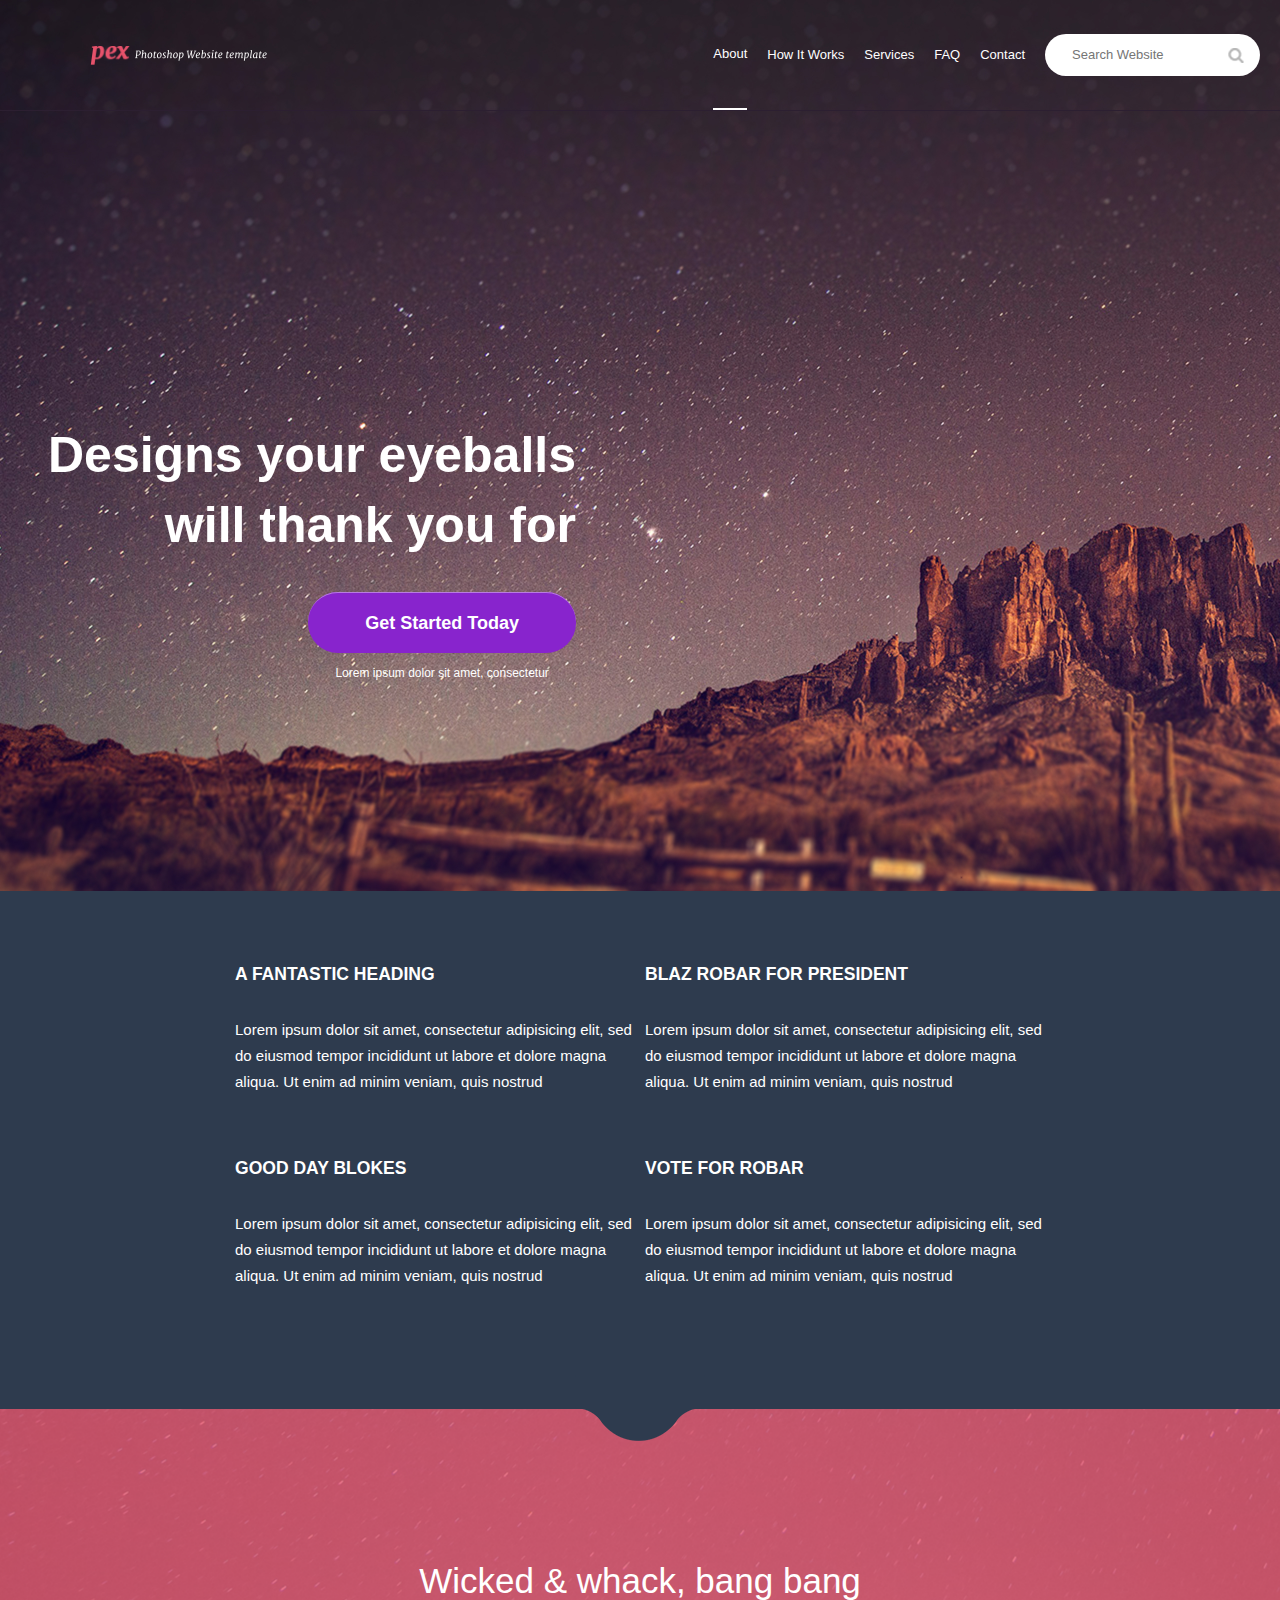
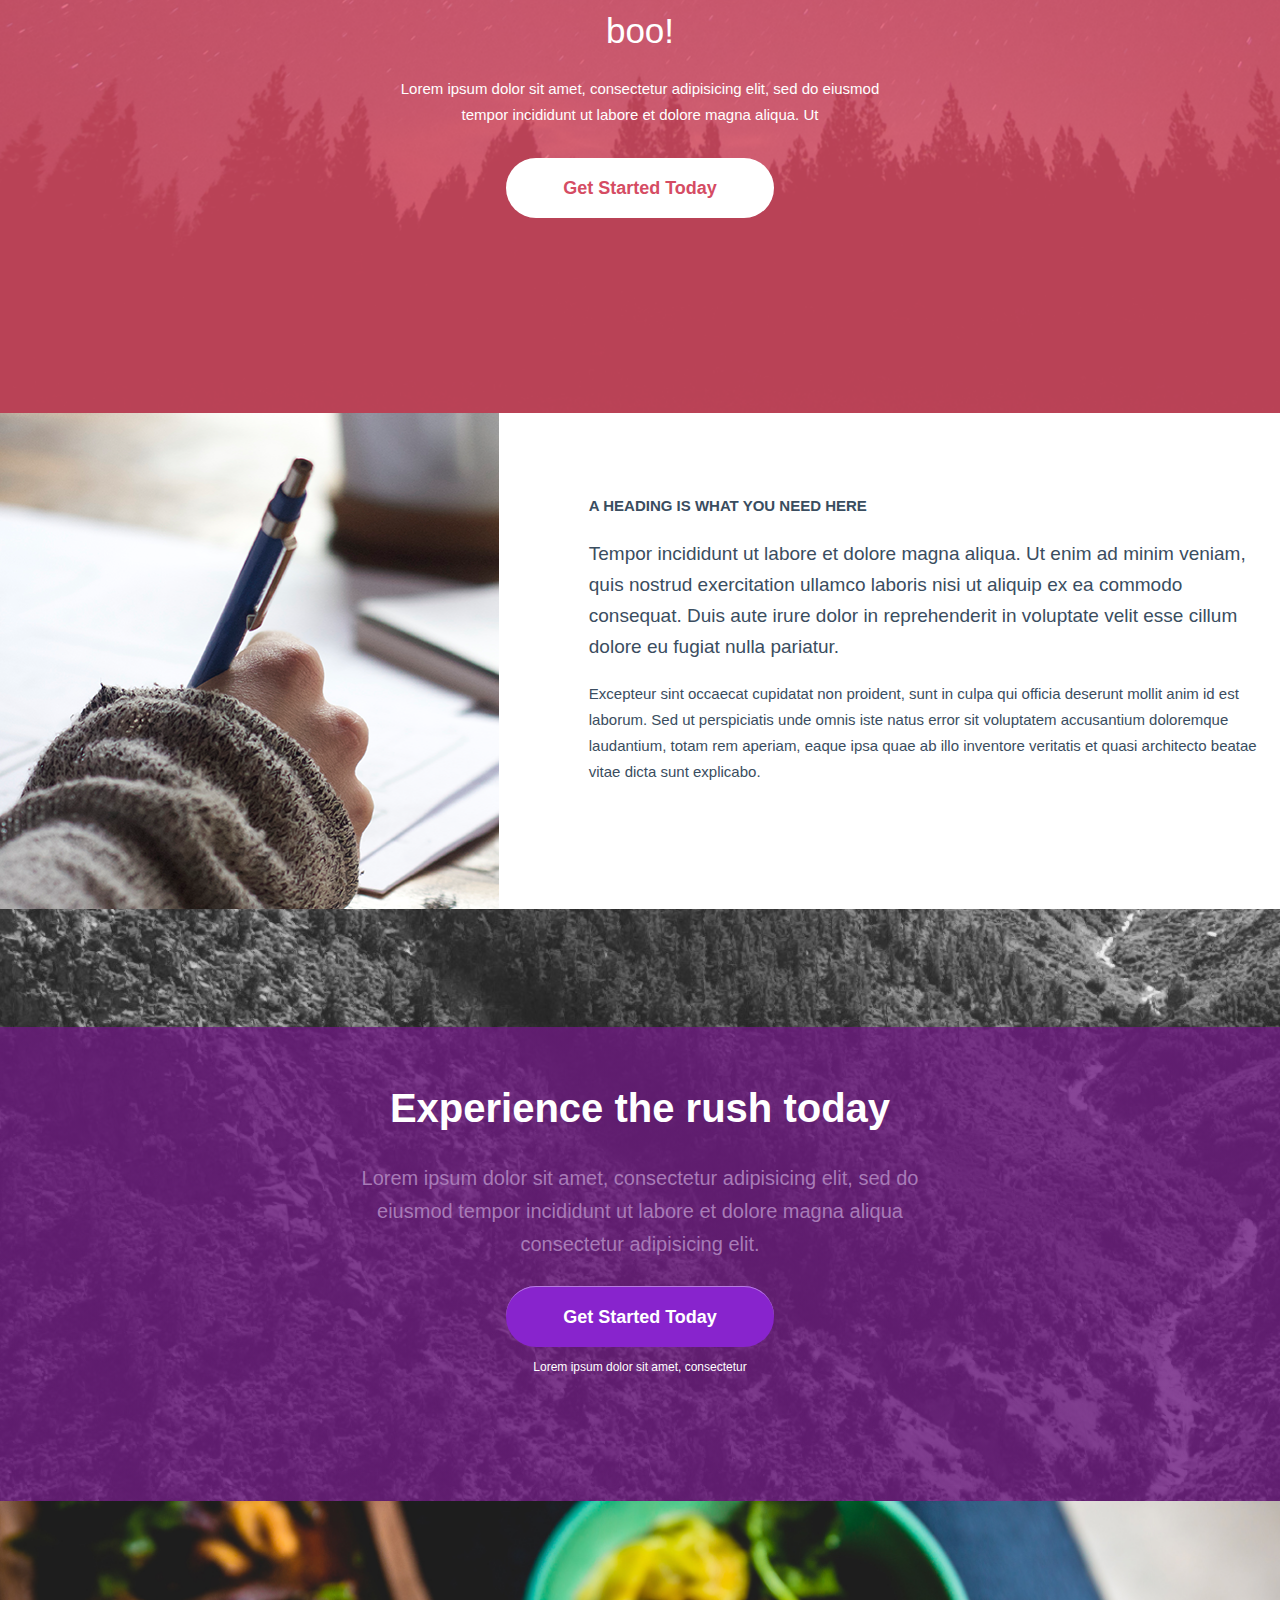
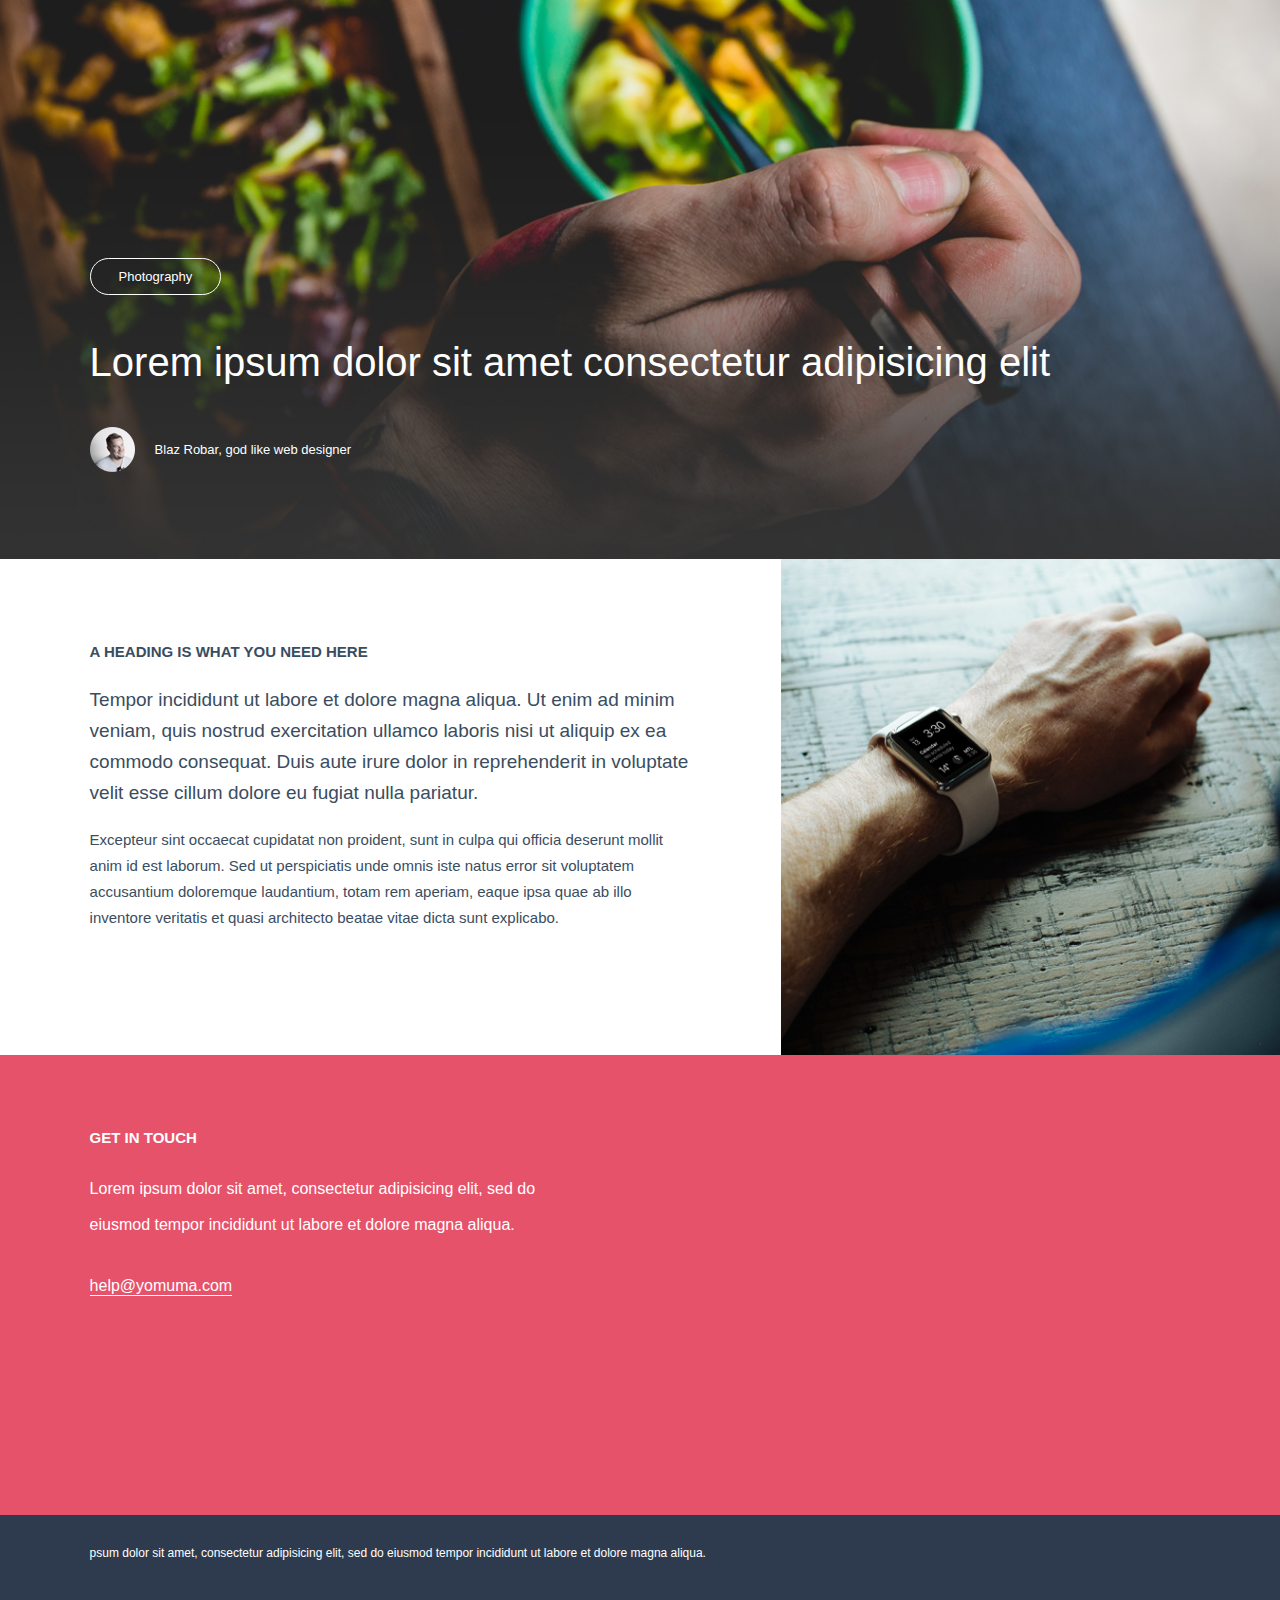
<file: pex/index.html>
<!DOCTYPE html>
<html lang="ru">
<head>
  <meta charset="utf-8">
  <meta http-equiv="X-UA-Compatible" content="IE=edge">
  <meta name="viewport" content="width=device-width,initial-scale=1"/>
  <meta name="format-detection" content="telephone=no">
  <title>Pex</title>
  <link rel="preload" href="css/style.css" as="style">
  <link rel="stylesheet" href="css/style.css">
  <script>
    // Picture element HTML5 shiv
    document.createElement("picture");
  </script>
  <script src="js/picturefill.js" async></script>
  <script src="js/svg4everybody.js"></script>
</head>
<body>
<header class="header">
  <div class="header__head">
    <div class="header__logo logo">
      <img src="./img/logo-name.png" alt="" width="40">
      <img src="./img/logo-note.png" alt="" width="132">
    </div>
    <nav class="header__navigation navigation">
      <ul class="navigation__list">
        <li class="navigation__item"><a href="" class="navigation__link navigation__link--active">About</a></li>
        <li class="navigation__item"><a href="" class="navigation__link">How It Works</a></li>
        <li class="navigation__item"><a href="" class="navigation__link">Services</a></li>
        <li class="navigation__item"><a href="" class="navigation__link">FAQ</a></li>
        <li class="navigation__item"><a href="" class="navigation__link">Contact</a></li>
      </ul>
      <label for="page-search" class="header__search search">
        <input id="page-search" class="search__input" type="text" placeholder="Search Website">
      </label>
    </nav>
  </div>
  <div class="header__container">
    <h1 class="header__title">
      Designs your eyeballs
      will thank you for
    </h1>
    <div class="header__btn-container">
      <a href="" class="button">Get Started Today</a>
      <p class="header__note">Lorem ipsum dolor sit amet, consectetur</p>
    </div>
  </div>
</header>
<main class="main">
  <section class="main__advantages advantages">
    <div class="advantages__container">
      <div class="advantages__item advantage">
        <h3 class="advantage__title">A fantastic heading</h3>
        <p class="advantage__text">Lorem ipsum dolor sit amet, consectetur adipisicing elit, sed do eiusmod tempor
          incididunt ut labore et dolore magna aliqua. Ut enim ad minim veniam, quis nostrud</p>
      </div>
      <div class="advantages__item advantage">
        <h3 class="advantage__title">Blaz Robar for president</h3>
        <p class="advantage__text">Lorem ipsum dolor sit amet, consectetur adipisicing elit, sed do eiusmod tempor
          incididunt ut labore et dolore magna aliqua. Ut enim ad minim veniam, quis nostrud </p>
      </div>
      <div class="advantages__item advantage">
        <h3 class="advantage__title">Good day blokes</h3>
        <p class="advantage__text">Lorem ipsum dolor sit amet, consectetur adipisicing elit, sed do eiusmod tempor
          incididunt ut labore et dolore magna aliqua. Ut enim ad minim veniam, quis nostrud </p>
      </div>
      <div class="advantages__item advantage">
        <h3 class="advantage__title">vote for robar</h3>
        <p class="advantage__text">Lorem ipsum dolor sit amet, consectetur adipisicing elit, sed do eiusmod tempor
          incididunt ut labore et dolore magna aliqua. Ut enim ad minim veniam, quis nostrud </p>
      </div>
    </div>
  </section>
  <section class="description">
    <div class="description__container">
      <h2 class="description__title">Wicked & whack, bang bang boo!</h2>
      <p class="description__text">Lorem ipsum dolor sit amet, consectetur adipisicing elit, sed do eiusmod tempor
        incididunt ut labore et dolore magna aliqua. Ut </p>
      <a href="" class="button button--light">Get Started Today</a>
    </div>
  </section>
  <section class="heading">
    <div class="heading__picture-wrapper"></div>
    <div class="heading__right-column">
      <h3 class="heading__title">A heading is what you need here</h3>
      <p class="heading__text">Tempor incididunt ut labore et dolore magna aliqua. Ut enim ad minim veniam, quis nostrud
        exercitation ullamco laboris nisi ut aliquip ex ea commodo consequat. Duis aute irure dolor in reprehenderit in
        voluptate velit esse cillum dolore eu fugiat nulla pariatur.</p>
      <p class="heading__note">Excepteur sint occaecat cupidatat non proident, sunt in culpa qui officia deserunt mollit
        anim id est laborum. Sed ut perspiciatis unde omnis iste natus error sit voluptatem accusantium doloremque
        laudantium, totam rem aperiam, eaque ipsa quae ab illo inventore veritatis et quasi architecto beatae vitae
        dicta
        sunt explicabo.</p>
    </div>
  </section>
  <section class="experience">
    <div class="experience__container">
      <h2 class="experience__title">Experience the rush today</h2>
      <p class="experience__text">Lorem ipsum dolor sit amet, consectetur adipisicing elit, sed do eiusmod tempor
        incididunt ut labore et dolore magna aliqua consectetur adipisicing elit.</p>
      <a href="" class="button experience__button">Get Started Today</a>
      <p class="experience__note">Lorem ipsum dolor sit amet, consectetur </p>
    </div>
  </section>
  <section class="reviews">
    <div class="reviews__container">
      <a href="" class="reviews__button">Photography</a>
      <p class="reviews__text">Lorem ipsum dolor sit amet consectetur adipisicing elit</p>
      <div class="reviews__author">
        <div class="reviews__author-photo"></div>
        <div class="reviews__author-name">Blaz Robar, god like web designer</div>
      </div>
    </div>
  </section>
  <section class="heading-dif">
    <div class="heading-dif__left-column">
      <h3 class="heading-dif__title">A heading is what you need here</h3>
      <p class="heading-dif__text">Tempor incididunt ut labore et dolore magna aliqua. Ut enim ad minim veniam, quis
        nostrud exercitation ullamco laboris nisi ut aliquip ex ea commodo consequat. Duis aute irure dolor in
        reprehenderit in voluptate velit esse cillum dolore eu fugiat nulla pariatur. </p>
      <p class="heading-dif__note">Excepteur sint occaecat cupidatat non proident, sunt in culpa qui officia deserunt
        mollit anim id est laborum. Sed ut perspiciatis unde omnis iste natus error sit voluptatem accusantium
        doloremque laudantium, totam rem aperiam, eaque ipsa quae ab illo inventore veritatis et quasi architecto beatae
        vitae dicta sunt explicabo. </p>
    </div>
    <div class="heading-dif__picture-wrapper"></div>
  </section>
  <section class="contacts">
    <div class="contacts__container">
      <h2 class="contacts__title">Get in touch</h2>
      <p class="contacts__text">Lorem ipsum dolor sit amet, consectetur adipisicing elit, sed do eiusmod tempor
        incididunt ut labore et dolore magna aliqua. </p>
      <a href="" class="contacts__email">help@yomuma.com</a>
    </div>
  </section>
  <footer class="footer">
    <div class="footer__container">
      <p class="footer__text">psum dolor sit amet, consectetur adipisicing elit, sed do eiusmod tempor incididunt ut labore et dolore magna aliqua.</p>
    </div>
  </footer>
</main>
</body>
</html>
</file>
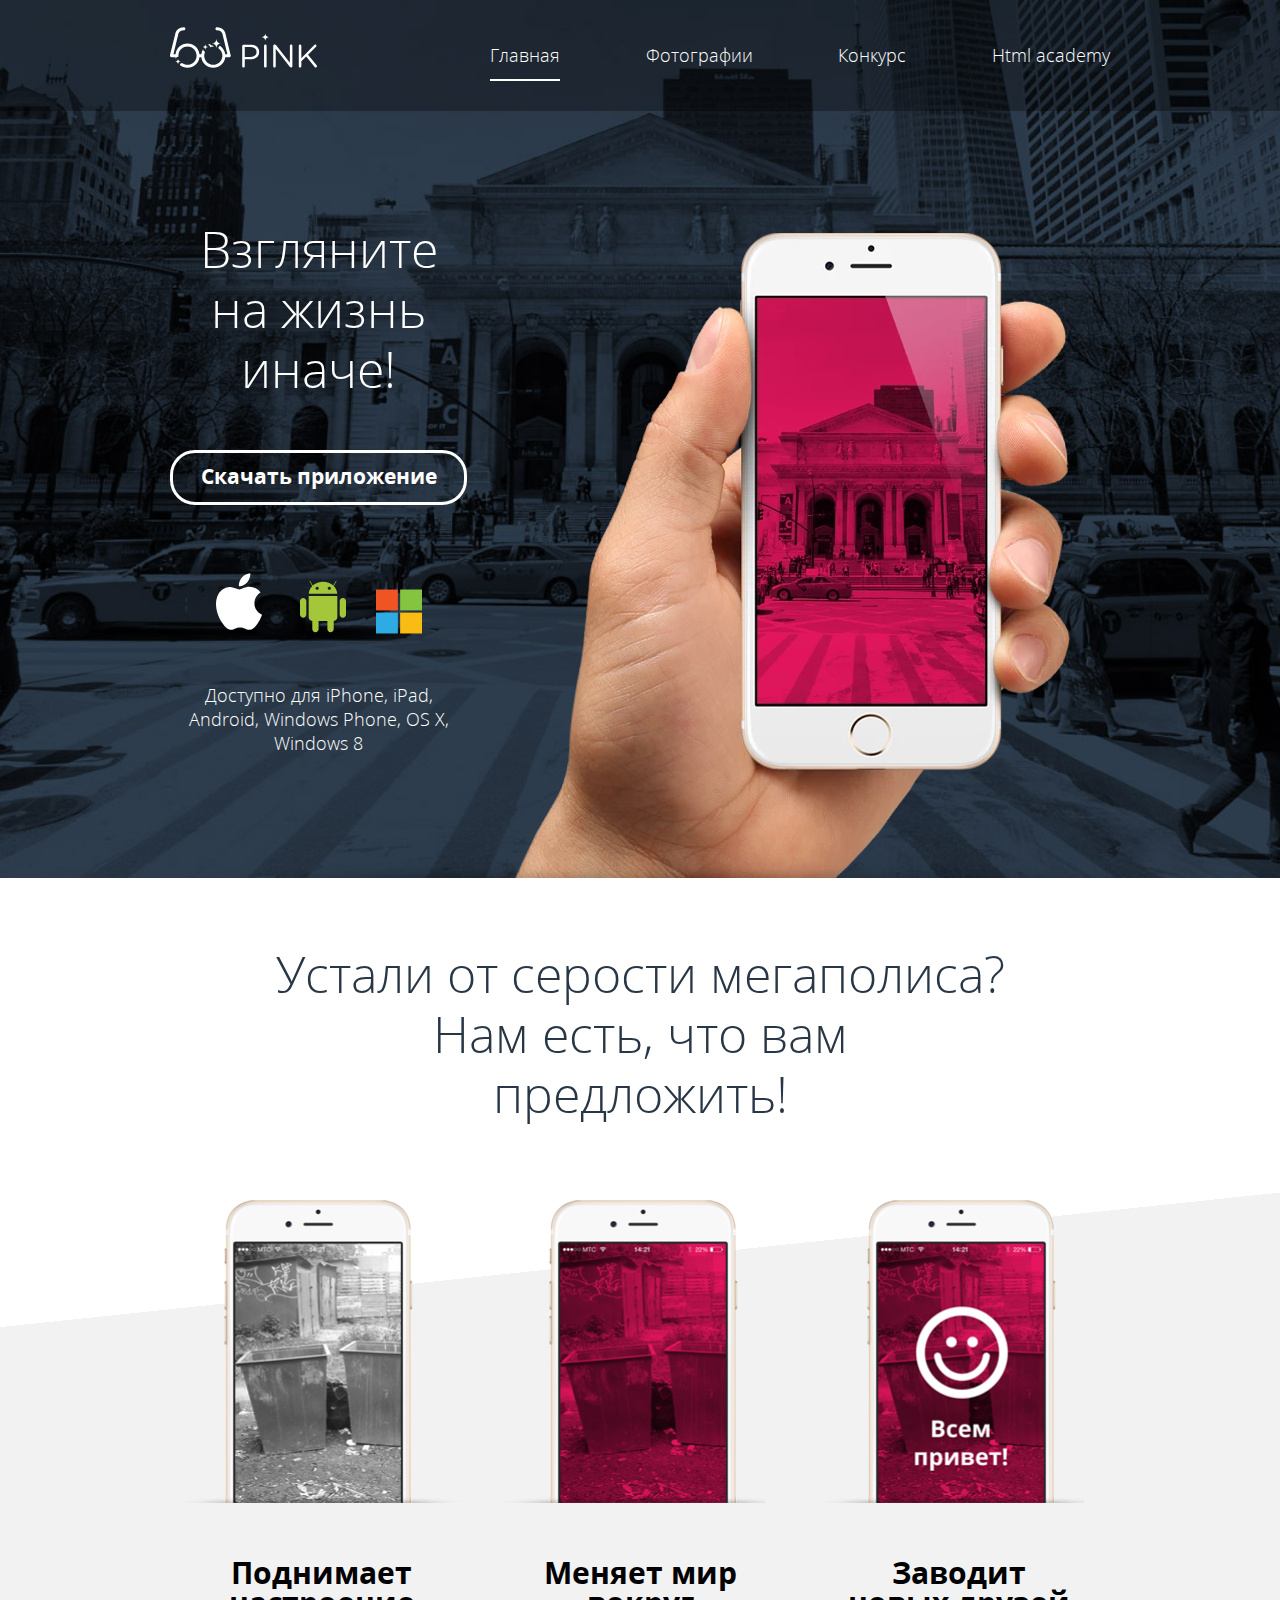
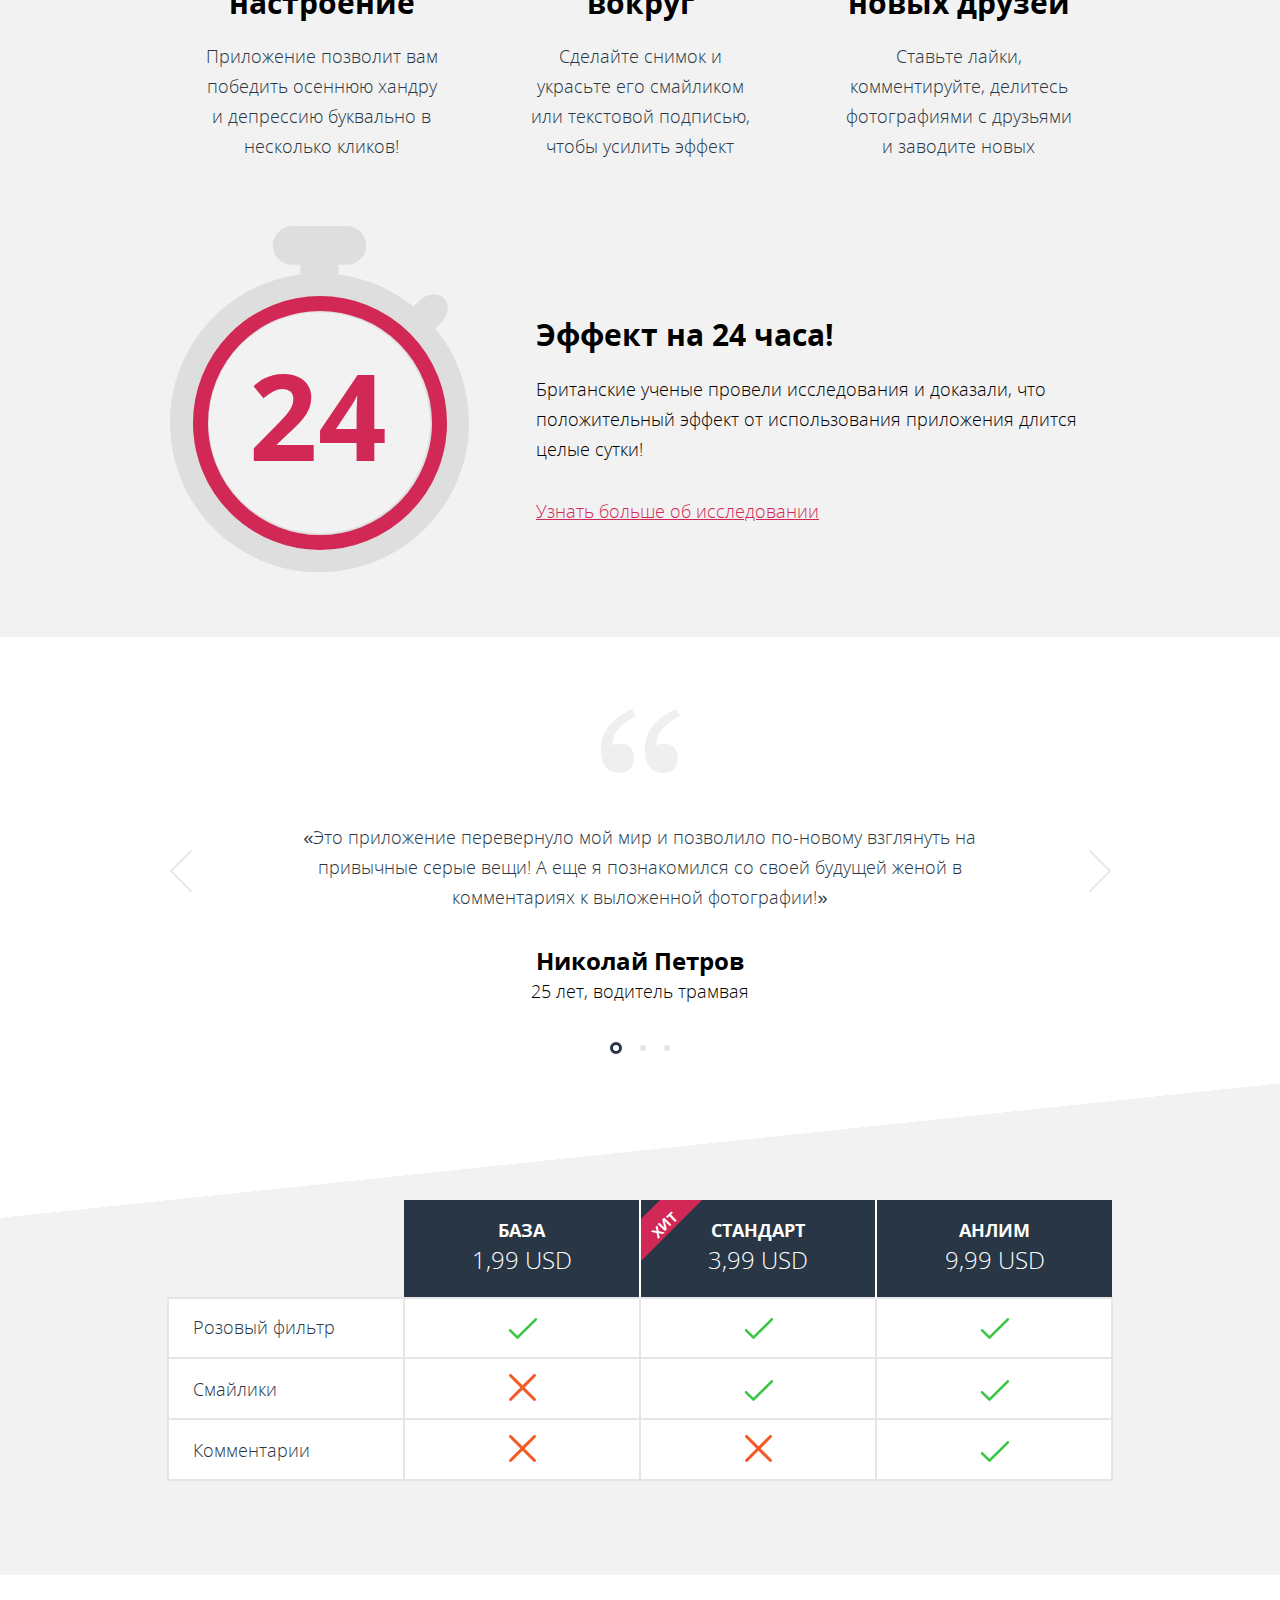
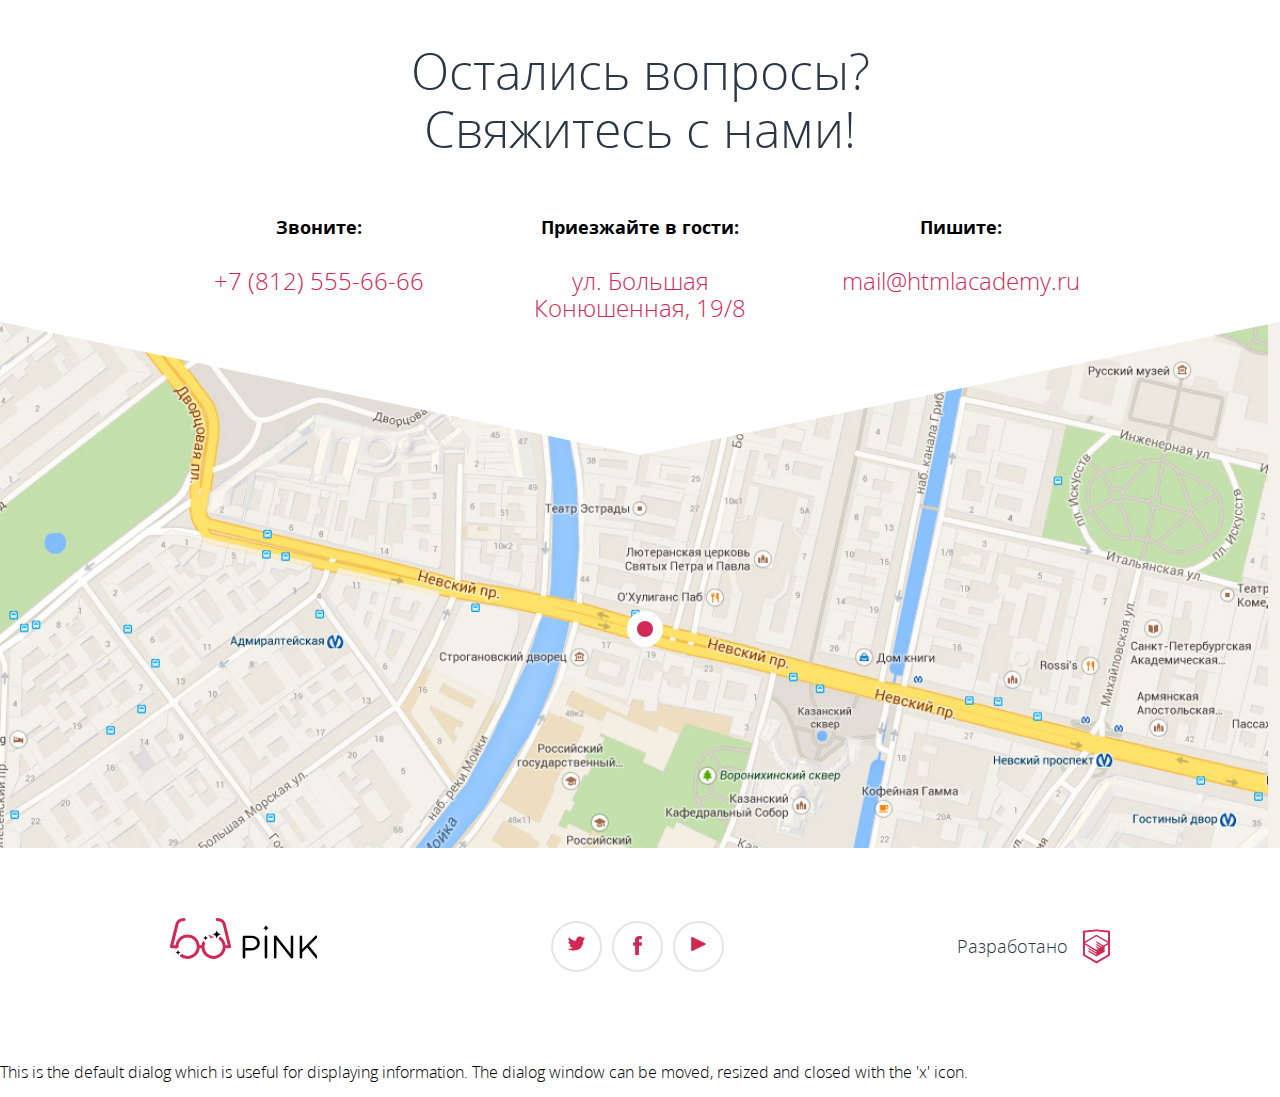
<file: pink/index.html>
<!DOCTYPE html>
<html lang="ru">
<head>
  <meta charset="utf-8">
  <meta http-equiv="X-UA-Compatible" content="IE=edge">
  <meta name="viewport" content="width=device-width,initial-scale=1"/>
  <meta name="format-detection" content="telephone=no">
  <title>HTML Academy: Пинк</title>
  <link rel="preload" href="fonts/opensans.woff2" as="font">
  <link rel="preload" href="fonts/opensansbold.woff2" as="font">
  <link rel="preload" href="fonts/opensanslight.woff2" as="font">
  <link rel="preload" href="css/style.min.css" as="style">
  <link rel="stylesheet" href="css/style.css">
  <script>
    // Picture element HTML5 shiv
    document.createElement("picture");
  </script>
  <script src="js/picturefill.js" async></script>
  <script src="js/svg4everybody.js"></script>
  <script>
      window.dataLayer = window.dataLayer || [];
      function gtag(){dataLayer.push(arguments);}
      gtag('js', new Date());

      gtag('config', 'UA-119563670-1');
  </script>
</head>
<body class="theme">
<!--<div class="back-button"><a href="../../alekseevayana.github.io">Yana</a></div>-->
<header class="page-header">
  <div class="page-header__title-wrapper">
    <div class="page-header__wrapper">
      <div class="page-header__title">
        <div class="container page-header__container">
          <a class="page-header__logo page-header__logo--atr">
            <svg class="page-header__logo-icon page-header__logo-icon--mobile" width="74" height="23">
              <use xlink:href="./img/sprite.svg#logo-pink-white-mobile"></use>
            </svg>
            <svg class="page-header__logo-icon page-header__logo-icon--tablet" width="151" height="41">
              <use xlink:href="./img/sprite.svg#logo-pink-white-tablet"></use>
            </svg>
            <svg class="page-header__logo-icon page-header__logo-icon--desktop" width="147" height="41">
              <use xlink:href="./img/sprite.svg#logo-pink-white-desktop"></use>
            </svg>
          </a>
          <a class="page-header__toggle visually-hidden" href="#" aria-label="Закрыть меню"><span
            class="visually-hidden">Закрыть меню</span>
            <svg width="23" height="24">
              <use xlink:href="./img/sprite.svg#menu-cross"></use>
            </svg>
          </a>
          <a class="page-header__toggle visually-hidden" href="#" aria-label="Открыть меню"><span
            class="visually-hidden">Открыть меню</span>
            <svg width="23" height="24">
              <use xlink:href="./img/sprite.svg#menu-burger"></use>
            </svg>
          </a>
        </div>
      </div>
      <nav class="main-nav">
        <ul class="main-nav__list list">
          <li class="main-nav__item main-nav__item--active">
            <a class="main-nav__link list__link">Главная</a>
          </li>
          <li class="main-nav__item">
            <a class="main-nav__link list__link" href="./photo.html">Фотографии</a>
          </li>
          <li class="main-nav__item">
            <a class="main-nav__link list__link" href="./form.html">Конкурс</a>
          </li>
          <li class="main-nav__item">
            <a class="main-nav__link list__link" href="https://htmlacademy.ru/intensive/adaptive">Html academy</a>
          </li>
        </ul>
      </nav>
    </div>
  </div>
  <section class="page-header__intro">
    <div class="page-header__intro-container">
      <div class="caption caption--index-page">
        <picture>
          <source type="image/webp" media="(min-width: 960px)"
            srcset="./img/iphone-hand-desktop@1x.webp 1x, ./img/iphone-hand-desktop@2x.webp 2x">
          <source type="image/webp" media="(min-width: 660px)"
            srcset="./img/iphone-hand-tablet@1x.webp 1x, ./img/iphone-hand-tablet@2x.webp 2x">
          <source type="image/webp" srcset="./img/iphone-hand-mobile@1x.webp 1x, ./img/iphone-hand-mobile@2x.webp 2x">
          <source media="(min-width: 960px)"
            srcset="./img/iphone-hand-desktop@1x.png 1x, ./img/iphone-hand-desktop@2x.png 2x">
          <source media="(min-width: 660px)"
            srcset="./img/iphone-hand-tablet@1x.png 1x, ./img/iphone-hand-tablet@2x.png 2x">
          <img src="./img/iphone-hand-mobile@1x.png" srcset="./img/iphone-hand-mobile@2x.png 2x"
            alt="Фотография Приложения Пинк" class="caption__image-hand">
        </picture>
        <h1 class="visually-hidden">Приложение "Пинк"</h1>
      </div>
      <div class="downloading page-header__downloading">
        <p class="downloading__slogan">Взгляните
          на&#160;жизнь
          иначе!</p>
        <a class="button button--download downloading__button" href="#">Скачать приложение</a>
        <ul class="list downloading__list">
          <li class="downloading__item downloading__item--apple">
            <a class="downloading__link list__link" href="https://itunes.apple.com/"><span class="visually-hidden">Apple-logo</span>
              <svg width="46" height="57">
                <use xlink:href="./img/sprite.svg#logo-apple"></use>
              </svg>
            </a>
          </li>
          <li class="downloading__item downloading__item--android">
            <a class="downloading__link list__link" href="https://play.google.com/"><span class="visually-hidden">Android-logo</span>
              <svg class="downloading__icon-android" width="46" height="57">
                <use xlink:href="./img/sprite.svg#logo-android"></use>
              </svg>
            </a>
          </li>
          <li class="downloading__item downloading__item--windows">
            <a class="downloading__link list__link"
              href="https://www.microsoft.com/ru-ru/store/appsvnext/windows-phone"><span class="visually-hidden">Windows-logo</span>
              <svg class="downloading__icon-windows" width="46" height="57">
                <use xlink:href="./img/sprite.svg#logo-windows"></use>
              </svg>
            </a>
          </li>
        </ul>
        <p class="downloading__description">Доступно для iPhone, iPad, Android, Windows Phone, OS X, Windows 8</p>
      </div>
    </div>
  </section>
</header>
<main class="page-main">
  <section class="slogan container page-main__slogan">
    <p class="slogan__text slogan__text--light slogan__text-first">Устали от серости мегаполиса?</p>
    <p class="slogan__text slogan__text--light">Нам есть, что вам<br>
      предложить!</p>
  </section>
  <section class="advantages">
    <div class="advantages__line"></div>
    <h2 class="visually-hidden">Наши преимущества</h2>
    <div class="container advantages__container">
      <ul class="advantages__list list">
        <li class="advantages__item">
          <div class="advantages__image-item"></div>
          <h3 class="advantages__title">Поднимает настроение</h3>
          <p class="advantages__description">Приложение позволит вам победить осеннюю хандру и депрессию буквально в
            несколько кликов!</p>
        </li>
        <li class="advantages__item">
          <div class="advantages__image-item"></div>
          <h3 class="advantages__title">Меняет мир вокруг
          </h3>
          <p class="advantages__description">Сделайте снимок и украсьте его смайликом или текстовой подписью, чтобы
            усилить эффект</p>
        </li>
        <li class="advantages__item">
          <div class="advantages__image-item"></div>
          <h3 class="advantages__title">Заводит новых&nbsp;друзей</h3>
          <p class="advantages__description">Ставьте лайки, комментируйте, делитесь фотографиями с друзьями и заводите
            новых</p>
        </li>
      </ul>
      <div class="advantages__image advantages__image--none">
      </div>
    </div>
  </section>
  <section class="effect">
    <div class="effect__container container">
      <div class="effect__image">
        <div class="effect__image-container"></div>
      </div>
      <div class="effect__text-block">
        <h3 class="effect__title">Эффект
          на&nbsp;24 часа!</h3>
        <p class="effect__text">Британские ученые провели исследования
          и доказали, что положительный эффект
          от использования приложения длится
          целые сутки!
        </p>
        <a href="#" class="effect__link">Узнать больше об исследовании</a>
      </div>
    </div>
  </section>
  <section class="reviews">
    <div class="container slider">
      <h2 class="visually-hidden">Отзывы</h2>
      <div class="reviews__list slider__list">
        <blockquote class="reviews__item slider__item">
          <h3 class="reviews__author-name">Николай Петров
            <span class="reviews__author-character">25 лет, водитель трамвая</span>
          </h3>
          <p class="reviews__text theme__text">«Это приложение перевернуло мой мир и позволило по-новому взглянуть на
            привычные
            серые вещи! А еще я познакомился со своей будущей женой в комментариях к выложенной фотографии!»</p>
        </blockquote>
        <blockquote class="reviews__item slider__item visually-hidden">
          <h3 class="reviews__author-name theme__title">Николай Петров</h3>
          <p class="reviews__text theme__text">«Это приложение перевернуло мой мир и позволило по-новому взглянуть на
            привычные
            серые вещи! А еще я познакомился со своей будущей женой в комментариях к выложенной фотографии!»</p>
        </blockquote>
        <blockquote class="reviews__item slider__item visually-hidden">
          <h3 class="reviews__author-name theme__title">Николай Петров</h3>
          <p class="reviews__text theme__text">«Это приложение перевернуло мой мир и позволило по-новому взглянуть на
            привычные
            серые вещи! А еще я познакомился со своей будущей женой в комментариях к выложенной фотографии!»</p>
        </blockquote>
        <button class="reviews__prev" type="button"><span class="visually-hidden">Предыдущий отзыв</span>
          <svg width="24" height="42" class="reviews__prev-icon">
            <use xlink:href="./img/sprite.svg#prev"></use>
          </svg>
        </button>
        <button class="reviews__next" type="button"><span class="visually-hidden">Следующий отзыв</span>
          <svg width="24" height="42" class="reviews__next-icon">
            <use xlink:href="./img/sprite.svg#next"></use>
          </svg>
        </button>
      </div>
      <p class="reviews__toggles slider__toggles">
        <button class="slider__toggle slider__toggle--active" type="button"><span class="visually-hidden">1</span>
        </button>
        <button class="slider__toggle" type="button"><span class="visually-hidden">2</span>
        </button>
        <button class="slider__toggle" type="button"><span class="visually-hidden">3</span>
        </button>
      </p>
    </div>
  </section>
  <section class="rates slider">
    <h2 class="visually-hidden">Цены</h2>
    <div class="rates__container">
      <table class="rates__table">
        <thead class="rates__head-row">
        <tr>
          <td class="rates__first-column"></td>
          <td class="rates__head-item">База
            <p class="rates__value">1,99 Usd</p></td>
          <td class="rates__head-item">
            <svg width="100%" height="100%">
              <use xlink:href="./img/sprite.svg#hit_label"></use>
            </svg>
            <span class="rates__stock">Хит</span>
            Стандарт
            <p class="rates__value">3,99 Usd</p>
          </td>
          <td class="rates__head-item">Анлим
            <p class="rates__value">9,99 Usd</p></td>
        </tr>
        </thead>
        <tbody class="rates__table-body">
        <tr class="rates__row">
          <td class="rates__first-column rates__data">Розовый фильтр</td>
          <td class="rates__data-yes">
            <span class="rates__title">Розовый фильтр</span>
            <img src="./img/icon-yes.svg" alt="Входит в стоимость" width="32" height="21">
          </td>
          <td class="rates__data-yes">
            <span class="rates__title">Розовый фильтр</span>
            <img src="./img/icon-yes.svg" alt="Входит в стоимость" width="32" height="21">
          </td>
          <td class="rates__data-yes">
            <span class="rates__title">Розовый фильтр</span>
            <img src="./img/icon-yes.svg" alt="Входит в стоимость" width="32" height="21">
          </td>
        </tr>
        <tr class="rates__row">
          <td class="rates__first-column rates__data rates__data--checked">Смайлики</td>
          <td class="rates__data-no">
            <span class="rates__title">Смайлики</span>
            <img src="./img/icon-no.svg" alt="Не входит в стоимость" width="27" height="27">
          </td>
          <td class="rates__data-yes">
            <span class="rates__title">Смайлики</span>
            <img src="./img/icon-yes.svg" alt="Входит в стоимость" width="32" height="21">
          </td>
          <td class="rates__data-yes">
            <span class="rates__title">Смайлики</span>
            <img src="./img/icon-yes.svg" alt="Входит в стоимость" width="32" height="21">
          </td>
        </tr>
        <tr class="rates__row">
          <td class="rates__data rates__data--not-included rates__first-column">Комментарии</td>
          <td class="rates__data-no">
            <span class="rates__title">Комментарии</span>
            <img src="./img/icon-no.svg" alt="Не входит в стоимость" width="27" height="27">
          </td>
          <td class="rates__data-no">
            <span class="rates__title">Комментарии</span>
            <img src="./img/icon-no.svg" alt="Не входит в стоимость" width="27" height="27">
          </td>
          <td class="rates__data-yes">
            <span class="rates__title">Комментарии</span>
            <img src="./img/icon-yes.svg" alt="Входит в стоимость" width="32" height="21">
          </td>
        </tr>
        </tbody>
      </table>
    </div>
    <p class="slider__toggles slider__toggles--rates">
      <button class="slider__toggle" type="button"><span class="visually-hidden">1</span></button>
      <button class="slider__toggle slider__toggle--active" type="button"><span class="visually-hidden">2</span>
      </button>
      <button class="slider__toggle" type="button"><span class="visually-hidden">3</span></button>
    </p>
  </section>
  <section class="contacts">
    <div class="container">
      <h2 class="visually-hidden">Контакты</h2>
      <p class="contacts__text">Остались вопросы?
        Свяжитесь с нами!</p>
      <ul class="contacts__list list">
        <li class="contacts__item">
          <h3 class="contacts__title theme__title">Звоните:</h3>
          <p class="contacts__data">+7 (812) 555-66-66</p>
        </li>
        <li class="contacts__item">
          <h3 class="contacts__title theme__title">Пишите:</h3>
          <p class="contacts__data"><a href="#" class="contacts__email-link">mail@htmlacademy.ru</a></p>
        </li>
        <li class="contacts__item">
          <h3 class="contacts__title theme__title">Приезжайте в гости:</h3>
          <p class="contacts__data">ул. Большая
            Конюшенная, 19/8</p>
        </li>
      </ul>
    </div>
    <div class="contacts__map">
      <iframe
        src="https://www.google.com/maps/embed?pb=!1m18!1m12!1m3!1d1998.7204093648318!2d30.321409600026!3d59.93678143028582!2m3!1f0!2f0!3f0!3m2!1i1024!2i768!4f13.1!3m3!1m2!1s0x4696310fca5ba729%3A0xea9c53d4493c879f!2z0JHQvtC70YzRiNCw0Y8g0JrQvtC90Y7RiNC10L3QvdCw0Y8g0YPQuy4sIDE5LCDQodCw0L3QutGCLdCf0LXRgtC10YDQsdGD0YDQsywg0KDQvtGB0YHQuNGPLCAxOTExODY!5e0!3m2!1sru!2sdk!4v1525949263122"
        width="600" height="450" style="border:0" allowfullscreen></iframe>
      <div class="contacts__map-marker"></div>
    </div>
  </section>
</main>
<footer class="page-footer page-footer--invisible">
  <div class="page-footer__container container">
    <a class="page-footer__logo page-footer__logo--atrubut">
      <svg class="page-footer__logo-mobile">
        <use xlink:href="./img/sprite.svg#logo-pink-footer" width="148" height="41"></use>
      </svg>
      <svg class="page-footer__logo-desktop">
        <use xlink:href="./img/sprite.svg#logo-pink-footer-desktop" width="148" height="41"></use>
      </svg>
    </a>
    <div class="page-footer__social social">
      <ul class="social__list list">
        <li class="social__item">
          <a href="" class="social__link social__link--twitter"><span class="visually-hidden">Twitter</span>
            <img src="./img/icon-twitter.svg" alt="Twitter" width="17" height="15">
          </a>
        </li>
        <li class="social__item">
          <a href="" class="social__link social__link--facebook"><span class="visually-hidden">Facebook</span>
            <img src="./img/icon-facebook.svg" alt="Facebook" width="9" height="19">
          </a>
        </li>
        <li class="social__item">
          <a href="" class="social__link social__link--youtube"><span class="visually-hidden">Youtube</span>
            <img src="./img/icon-youtube.svg" alt="Youtube" width="15" height="14">
          </a>
        </li>
      </ul>
    </div>
    <div class="page-footer__copyright copyright">
      <span class="copyright__text theme__text">Разработано</span>
      <a href="https://htmlacademy.ru/intensive/adaptive" class="copyright__link">
        <svg width="27" height="35">
          <use xlink:href="./img/sprite.svg#logo-htmlacademy" width="27" height="35"></use>
        </svg>
      </a>
    </div>
  </div>
</footer>

<div id="dialog" title="Basic dialog">
  <p>This is the default dialog which is useful for displaying information. The dialog window can be moved, resized and closed with the &apos;x&apos; icon.</p>
</div>

<script>svg4everybody();</script>

</body>
</html>
</file>
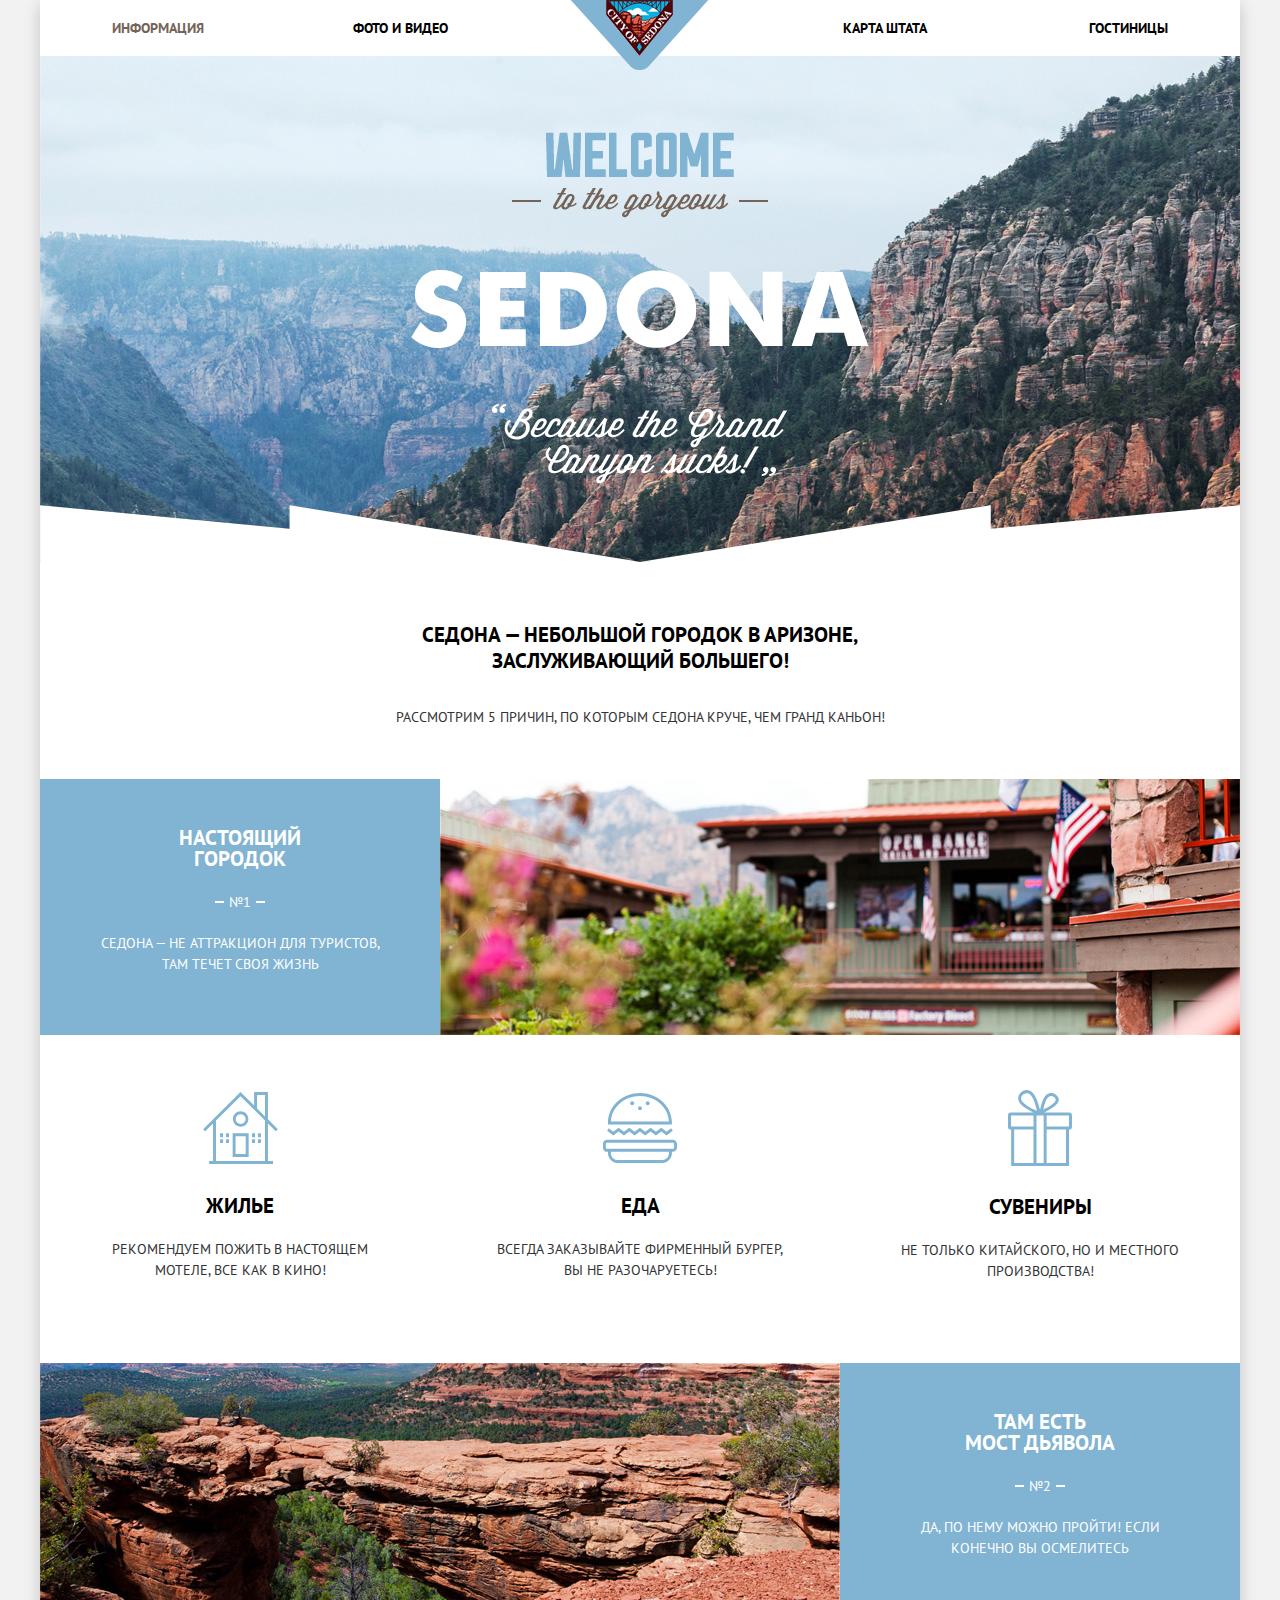
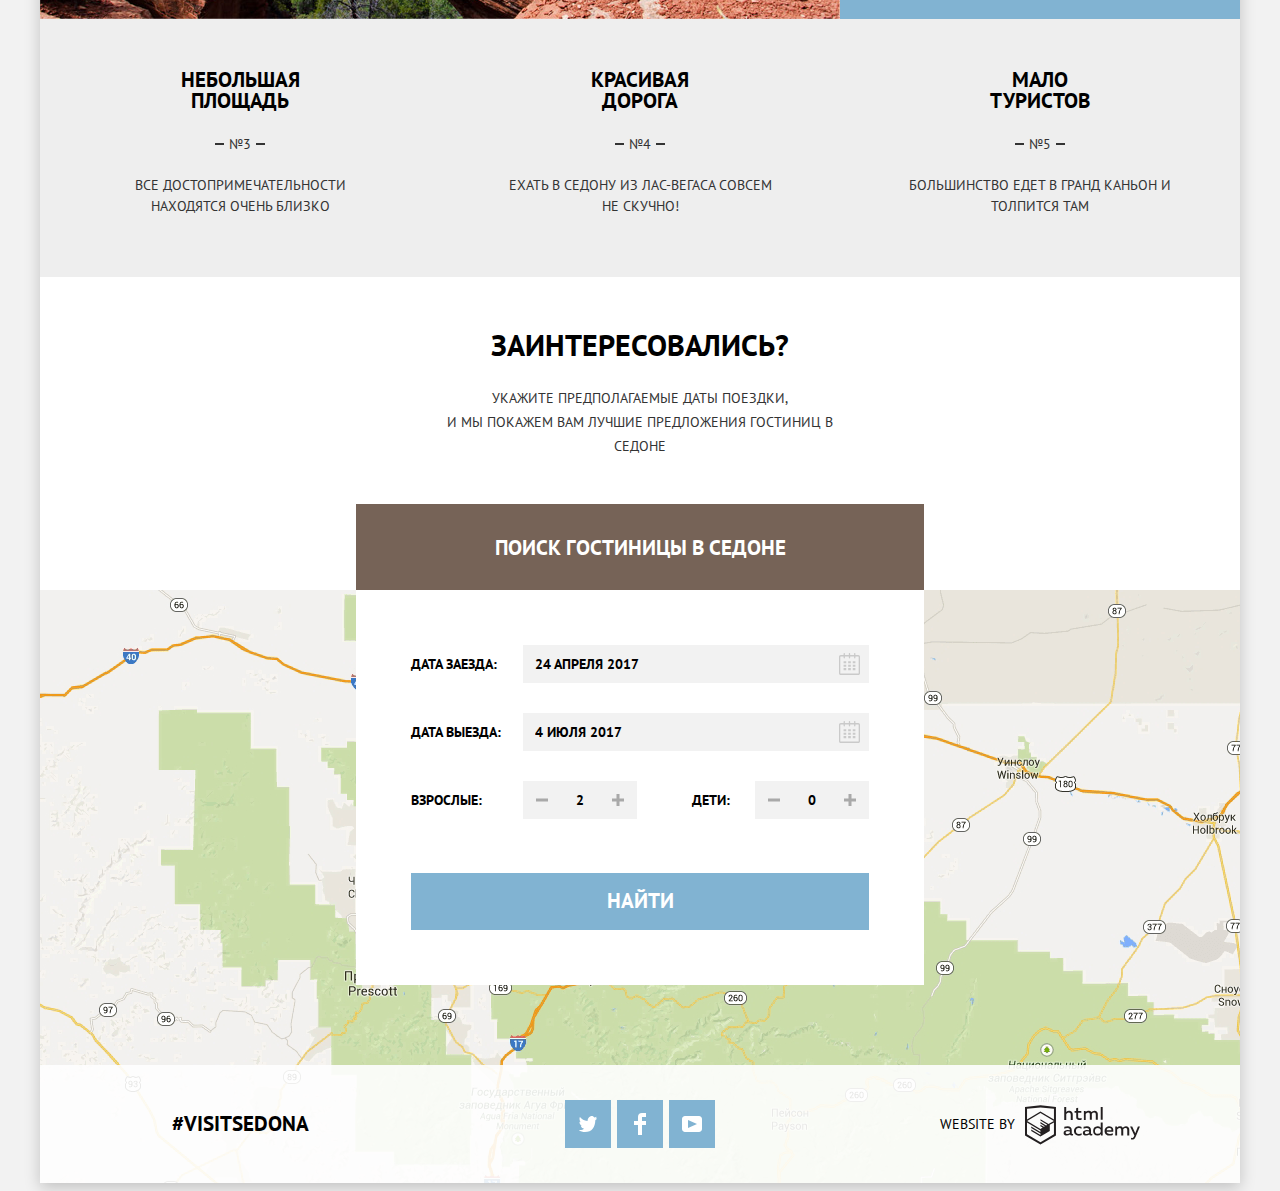
<file: sedona/index.html>
<!DOCTYPE html>
<html lang="ru">
<head>
  <meta charset="utf-8">
  <title>HTML Academy: Седона</title>
  <link href="https://fonts.googleapis.com/css?family=PT+Sans:400,700&amp;subset=cyrillic" rel="stylesheet">
  <link href="css/normalize.css" rel="stylesheet">
  <link href="css/style.css" rel="stylesheet">
  <script>
      window.dataLayer = window.dataLayer || [];
      function gtag(){dataLayer.push(arguments);}
      gtag('js', new Date());

      gtag('config', 'UA-119563670-1');
  </script>
</head>
<body>
<!--<div class="back-button"><a href="../../alekseevayana.github.io">Yana</a></div>-->
  <div class="content">
    <nav class="main-navigation">
      <ul class="site-navigation">
        <li>
          <a class="site-navigation-active">Информация</a>
        </li>
        <li>
          <a href="#">Фото и видео</a>
        </li>
        <li>
          <a href="#">Карта штата</a>
        </li>
        <li>
          <a href="inner.html">Гостиницы</a>
        </li>
      </ul>
      <a class="main-logo">
        <img src="img/logo_mobile.png" alt="Логотип Седоны" width="138" height="70">
      </a>
    </nav>
    <main>
      <header class="main-header">
        <div class="main-header-text">
          <img src="img/header_text_pic.png" alt="Welcome to the gorgeous Sedona" width="458" height="352">
        </div>
      </header>
      <div class="text-block">
        <p class="slogan">Седона &#8212; небольшой городок в Аризоне, заслуживающий большего!</p>
        <p class="text-block-text">Рассмотрим 5 причин, по которым Седона круче, чем Гранд Каньон!</p>
      </div>
      <section class="reason-item">
        <div class="reason-item-text">
          <h3>Настоящий городок</h3>
          <span class="reason-number">№1</span>
          <p>Седона &#8212; не аттракцион для туристов, там течет своя жизнь</p>
        </div>
        <div class="reason-item-img">
          <img src="img/town_256.jpg" alt="Фото города" width="800" height="401">
        </div>
      </section>
      <section class="recommendations">
        <h2 class="visually-hidden">Рекомендации</h2>
        <ul class="recommendations-list">
          <li class="recommendation-item">
            <div class="recomendation-item-img-1"></div>
            <h3>Жилье</h3>
            <p>Рекомендуем пожить в настоящем мотеле, все как в кино!</p>
          </li>
          <li class="recommendation-item">
            <div class="recomendation-item-img-2"></div>
            <h3>Еда</h3>
            <p>Всегда заказывайте фирменный бургер, вы не разочаруетесь!</p>
          </li>
          <li class="recommendation-item">
            <div class="recomendation-item-img-3"></div>
            <h3>Сувениры</h3>
            <p>Не только китайского, но и местного производства!</p>
          </li>
        </ul>
      </section>
      <section class="reason-item reason-item-reverse">
        <div class="reason-item-text">
          <h3>Там есть мост&nbsp;дьявола</h3>
          <span class="reason-number">№2</span>
          <p>Да, по нему можно пройти! Если конечно вы осмелитесь</p>
        </div>
        <div class="reason-item-img">
          <img src="img/canyon_256.jpg" alt="Фото каньона" width="800" height="401">
        </div>
      </section>
      <section class="reasons">
        <ul class="reasons-list">
          <li>
            <h3>Небольшая площадь</h3>
            <span class="reason-number reasons-reason-number">№3</span>
            <p>Все достопримечательности находятся очень близко</p>
          </li>
          <li>
            <h3>Красивая дорога</h3>
            <span class="reason-number reasons-reason-number">№4</span>
            <p>Ехать в Седону из Лас-Вегаса совсем не скучно!</p>
          </li>
          <li>
            <h3>Мало туристов</h3>
            <span class="reason-number reasons-reason-number">№5</span>
            <p>Большинство едет в Гранд Каньон и толпится там</p>
          </li>
        </ul>
      </section>

      <section class="searching">
        <h2>Заинтересовались?</h2>
        <p>Укажите предполагаемые даты поездки, и&nbsp;мы&nbsp;покажем&nbsp;вам&nbsp;лучшие предложения гостиниц в Седоне</p>
        <div class="searching-box">
          <button type="button" class="button btn-search">Поиск гостиницы в Седоне</button>
          <div class="form-wrapper">
            <form action="https://echo.htmlacademy.ru" class="searching-form">
              <p class="searching-form-date">
                <label for="searching-form-check-in">Дата заезда:</label>
                <input class="searching-form-check-in searching-form-input" type="text" name="date" id="searching-form-check-in" placeholder="24 апреля 2017">
                <button class="searching-form-calendar" aria-label="Календарь">
                  <svg xmlns="http://www.w3.org/2000/svg" width="21" height="22" viewBox="0 0 21 22">
                    <path fill="#cacaca" d="M19.251 2.025h-2.845V.648c0-.381-.294-.689-.656-.689-.363 0-.656.308-.656.689v1.377h-3.938V.648c0-.381-.294-.689-.655-.689-.363 0-.657.308-.657.689v1.377H5.906V.648c0-.381-.294-.689-.656-.689-.363 0-.657.308-.657.689v1.377H1.75C.784 2.025 0 2.847 0 3.862v16.302C0 21.179.784 22 1.75 22h17.501c.966 0 1.749-.821 1.749-1.836V3.862c0-1.015-.783-1.837-1.749-1.837zm.437 18.139a.448.448 0 0 1-.437.459H1.75a.45.45 0 0 1-.438-.459V3.862a.45.45 0 0 1 .438-.459h2.844v1.378c0 .381.294.689.657.689.362 0 .656-.308.656-.689V3.403h3.938v1.378c0 .381.294.689.657.689.361 0 .655-.308.655-.689V3.403h3.938v1.378c0 .381.293.689.656.689.362 0 .656-.308.656-.689V3.403h2.845c.241 0 .437.206.437.459v16.302z"
                    />
                    <path fill="#cacaca" d="M4.594 8.225h2.625v2.066H4.594zM4.594 11.668h2.625v2.067H4.594zM4.594 15.112h2.625v2.066H4.594zM9.188 15.112h2.625v2.066H9.188zM9.188 11.668h2.625v2.067H9.188zM9.188 8.225h2.625v2.066H9.188zM13.781 15.112h2.625v2.066h-2.625zM13.781 11.668h2.625v2.067h-2.625zM13.781 8.225h2.625v2.066h-2.625z"
                    />
                  </svg>
                </button>
              </p>
              <p class="searching-form-date">
                <label for="searching-form-check-out">Дата выезда:</label>
                <input class="searching-form-check-out searching-form-input" type="text" name="date" id="searching-form-check-out" placeholder="4 июля 2017">
                <button class="searching-form-calendar" aria-label="Календарь">
                  <svg xmlns="http://www.w3.org/2000/svg" width="21" height="22" viewBox="0 0 21 22">
                    <path fill="#cacaca" d="M19.251 2.025h-2.845V.648c0-.381-.294-.689-.656-.689-.363 0-.656.308-.656.689v1.377h-3.938V.648c0-.381-.294-.689-.655-.689-.363 0-.657.308-.657.689v1.377H5.906V.648c0-.381-.294-.689-.656-.689-.363 0-.657.308-.657.689v1.377H1.75C.784 2.025 0 2.847 0 3.862v16.302C0 21.179.784 22 1.75 22h17.501c.966 0 1.749-.821 1.749-1.836V3.862c0-1.015-.783-1.837-1.749-1.837zm.437 18.139a.448.448 0 0 1-.437.459H1.75a.45.45 0 0 1-.438-.459V3.862a.45.45 0 0 1 .438-.459h2.844v1.378c0 .381.294.689.657.689.362 0 .656-.308.656-.689V3.403h3.938v1.378c0 .381.294.689.657.689.361 0 .655-.308.655-.689V3.403h3.938v1.378c0 .381.293.689.656.689.362 0 .656-.308.656-.689V3.403h2.845c.241 0 .437.206.437.459v16.302z"
                    />
                    <path fill="#cacaca" d="M4.594 8.225h2.625v2.066H4.594zM4.594 11.668h2.625v2.067H4.594zM4.594 15.112h2.625v2.066H4.594zM9.188 15.112h2.625v2.066H9.188zM9.188 11.668h2.625v2.067H9.188zM9.188 8.225h2.625v2.066H9.188zM13.781 15.112h2.625v2.066h-2.625zM13.781 11.668h2.625v2.067h-2.625zM13.781 8.225h2.625v2.066h-2.625z"
                    />
                  </svg>
                </button>
              </p>
              <p class="searching-form-quantity">
                <label for="adults-quantity">Взрослые:</label>
                <button class="btn-back" type="button" aria-label="Уменьшить">
                  <svg width="15" height="15">
                    <line x1="1" y1="9" x2="13" y2="9" stroke="#a9a9a9" stroke-width="3" />
                  </svg>
                </button>
                <input class="adults-quantity-input searching-form-input" type="text" name="quantity" id="adults-quantity" placeholder="2">
                <button class="btn-next" type="button" aria-label="Увеличить">
                  <svg width="15" height="15">
                    <line x1="1" y1="9" x2="13" y2="9" stroke="#a9a9a9" stroke-width="3" />
                    <line x1="7" y1="3" x2="7" y2="15" stroke="#a9a9a9" stroke-width="3" />
                  </svg>
                </button>
                <label for="children-quantity">Дети:</label>
                <button class="btn-back" type="button" aria-label="Уменьшить">
                  <svg width="15" height="15">
                    <line x1="1" y1="9" x2="13" y2="9" stroke="#a9a9a9" stroke-width="3" />
                  </svg>
                </button>
                <input type="text" class="searching-form-input" name="quantity" id="children-quantity" placeholder="0">
                <button class="btn-next" type="button" aria-label="Увеличить">
                  <svg width="15" height="15">
                    <line x1="1" y1="9" x2="13" y2="9" stroke="#a9a9a9" stroke-width="3" />
                    <line x1="7" y1="3" x2="7" y2="15" stroke="#a9a9a9" stroke-width="3" />
                  </svg>
                </button>
              </p>
              <input type="submit" value="Найти" class="finder-btn">
            </form>
          </div>
        </div>
      </section>
      <div class="map">
        <iframe src="https://www.google.com/maps/embed?pb=!1m18!1m12!1m3!1d52385.18050597293!2d-111.83015797774877!3d34.85437338103787!2m3!1f0!2f0!3f0!3m2!1i1024!2i768!4f13.1!3m3!1m2!1s0x872da132f942b00d%3A0x5548c523fa6c8efd!2z0KHQtdC00L7QvdCwLCDQkNGA0LjQt9C-0L3QsCA4NjMzNiwg0KHQqNCQ!5e0!3m2!1sru!2sdk!4v1522868243926"
          width="1200" height="593" style="border:0" allowfullscreen></iframe>
        <p>
          <img src="img/map_full.png" alt="Карта Седоны" width="1200" height="593">
        </p>
      </div>
    </main>
    <footer class="footer footer-main">
      <p class="footer-hashtag footer-item">#Visitsedona</p>
      <ul class="social-btn-list footer-item">
        <li>
          <a href="#" class="social-btn" aria-label="Твиттер">
            <span class="visually-hidden">Twitter</span>
            <svg xmlns="http://www.w3.org/2000/svg" xmlns:xlink="http://www.w3.org/1999/xlink" width="18" height="16" viewBox="0 0 17 15">
              <path fill="#FFF" d="M10.95.144c1.685-.496 2.984.27 3.577 1.179.673-.231 1.331-.481 2.011-.708a2.345 2.345 0 0 1-.857 1.768c.685.17
              1.304-.491 1.304-.491-.169 1-1.006 1.788-1.563 2.024-.231 6.75-3.175 11.217-10.077 11.082h-.446c-.41 0-4.164-.46-4.898-1.887
              2.271.196 3.893-.422 4.693-1.177-.96-.3-2.679-.477-2.979-2.95.349.106.564.228 1.19.119C1.705 8.247.374 7.53.448 5.33c.285.328
              1.067.536 1.34.472C1.085 5.561-.182 2.442.894.85c1.818 1.854 3.735 3.606 7.152 3.773C8.254 2.33 9.183.793 10.95.144z"
              />
            </svg>
          </a>
        </li>
        <li>
          <a href="#" class="social-btn" aria-label="Фейсбук">
            <span class="visually-hidden">Facebook</span>
            <svg xmlns="http://www.w3.org/2000/svg" width="12" height="22" viewBox="0 0 12 22">
              <path fill="#FFF" d="M12 4V0H8a4 4 0 0 0-4 4v4H0v4h4v10h4V12h4V8H8V4h4z" />
            </svg>
          </a>
        </li>
        <li>
          <a href="#" class="social-btn" aria-label="Ютьюб">
            <span class="visually-hidden">Youtube</span>
            <svg xmlns="http://www.w3.org/2000/svg" xmlns:xlink="http://www.w3.org/1999/xlink" width="20" height="16" viewBox="0 0 20 16">
              <path fill="#FFF" d="M17 0H3C1.35 0 0 1.35 0 3v10c0 1.65 1.35 3 3 3h14c1.65 0 3-1.35 3-3V3c0-1.65-1.35-3-3-3zM6.027 11.998V4.002L15.014 8l-8.987 3.998z"
              />
            </svg>
          </a>
        </li>
      </ul>
      <div class="footer-item footer-copyright">
        <p class="footer-copyright-text">Website by</p>
        <a class="footer-logo" href="https://htmlacademy.ru/intensive/htmlcss" aria-label="Ссылка на HTML academy">
          <svg id="Layer_1" data-name="Layer 1" xmlns="http://www.w3.org/2000/svg" viewBox="0 0 108.08 36.85">
            <title>logo-htmlacademy-small1</title>
            <path d="M44.61,26.88a2,2,0,0,0,.55-0.1v1.33a3.25,3.25,0,0,1-1.18.21,1.67,1.67,0,0,1-1.67-1,4.84,4.84,0,0,1-3.14,1.08c-1.51,0-2.91-.83-2.91-2.55,0-2.13,2-2.79,3.71-2.79a11.08,11.08,0,0,1,2.17.25v-0.3c0-1-.76-1.77-2.19-1.77a7.42,7.42,0,0,0-3,.64v-1.7a10.21,10.21,0,0,1,3.19-.55c2.36,0,3.81,1.12,3.81,3.65v3a0.54,0.54,0,0,0,.49.59h0.17Zm-6.44-1.13A1.35,1.35,0,0,0,39.63,27h0.11a3.39,3.39,0,0,0,2.41-1V24.58a9.72,9.72,0,0,0-1.81-.21c-1,0-2.16.33-2.16,1.38h0Zm12.36-6.11a5,5,0,0,1,2.57.64V22a4.08,4.08,0,0,0-2.3-.7,2.75,2.75,0,1,0,0,5.49,5,5,0,0,0,2.43-.64v1.71a6.27,6.27,0,0,1-2.76.57A4.21,4.21,0,0,1,46,24.51q0-.21,0-0.41a4.32,4.32,0,0,1,4.18-4.46h0.38Zm12.17,7.24a2,2,0,0,0,.55-0.1v1.33a3.25,3.25,0,0,1-1.18.21,1.67,1.67,0,0,1-1.67-1,4.84,4.84,0,0,1-3.14,1.08c-1.51,0-2.91-.83-2.91-2.55,0-2.13,2-2.79,3.71-2.79a11.08,11.08,0,0,1,2.17.25v-0.3c0-1-.76-1.77-2.19-1.77a7.42,7.42,0,0,0-3,.64v-1.7a10.21,10.21,0,0,1,3.19-.55c2.36,0,3.81,1.12,3.81,3.65v3a0.54,0.54,0,0,0,.49.59h0.17Zm-6.44-1.13A1.35,1.35,0,0,0,57.73,27h0.11a3.39,3.39,0,0,0,2.41-1V24.58a9.72,9.72,0,0,0-1.81-.21c-1.06,0-2.16.33-2.16,1.38h0ZM73,16V28.2H71.35V26.88a3.88,3.88,0,0,1-3.19,1.54,4.4,4.4,0,0,1,0-8.78,3.81,3.81,0,0,1,3,1.3V16H73Zm-4.53,5.22a2.76,2.76,0,1,0,0,5.52A2.86,2.86,0,0,0,71.15,25V23A2.91,2.91,0,0,0,68.49,21.27ZM79,19.64c3.31,0,4.46,2.68,3.92,5.09H76.7c0.21,1.5,1.67,2.11,3.19,2.11a6.11,6.11,0,0,0,2.64-.59v1.6a7.14,7.14,0,0,1-3,.57C77,28.42,74.78,27,74.78,24a4.18,4.18,0,0,1,4-4.39H79Zm0.09,1.54a2.28,2.28,0,0,0-2.44,2.1v0.06H81.3A2,2,0,0,0,79.13,21.18Zm5.73,7V19.87h1.65v1a3.81,3.81,0,0,1,2.78-1.27A2.86,2.86,0,0,1,91.89,21a4.12,4.12,0,0,1,2.91-1.33A3.06,3.06,0,0,1,98,23V28.2h-1.9V23.05a1.59,1.59,0,0,0-1.42-1.75H94.42a2.8,2.8,0,0,0-2.07,1.12V28.2h-1.9V23.05A1.59,1.59,0,0,0,89,21.31H88.8a3,3,0,0,0-2.21,1.29v5.63H84.86Zm21.31-8.33h1.9l-3.91,9.46c-0.9,2.17-2.09,2.86-3.35,2.86a4.76,4.76,0,0,1-1.1-.14V30.46a2.86,2.86,0,0,0,.85.12c0.9,0,1.58-.64,2.07-1.9l0.17-.42-4-8.4h2l2.86,6.29ZM38.73,1.46V6.22a3.81,3.81,0,0,1,2.7-1.14,3.25,3.25,0,0,1,3.44,3.4v5.15H43V8.72a1.81,1.81,0,0,0-1.61-2h-0.3a2.93,2.93,0,0,0-2.32,1.39v5.52h-1.9V1.46h1.9ZM49.94,2.31v3h3V6.91h-3v3.81c0,1.1.5,1.46,1.58,1.46a4.49,4.49,0,0,0,1.69-.33v1.6A6.8,6.8,0,0,1,51,13.8a2.55,2.55,0,0,1-2.86-2.74V6.89H46.58V5.26h1.5V2.74Zm5.4,11.31V5.28H57v1A3.81,3.81,0,0,1,59.77,5a2.86,2.86,0,0,1,2.6,1.33A4.12,4.12,0,0,1,65.28,5,3.06,3.06,0,0,1,68.44,8.4v5.21h-1.9V8.46a1.59,1.59,0,0,0-1.42-1.75H64.89a2.8,2.8,0,0,0-2.07,1.12v5.78h-1.9V8.46A1.59,1.59,0,0,0,59.5,6.71H59.27A3,3,0,0,0,57.06,8v5.63H55.34ZM71.17,1.45H73V13.6H71.17V1.45ZM14.71,0H14.55L0,1.54V28.21l14.55,8.66,14.55-8.66V1.54Zm12.5,27.1L14.55,34.64,1.9,27.12V16.18l12.59,7.5V25L5.86,19.9v1.31l8.68,5.21v1.39L5.87,22.65V24l8.68,5.21,8.75-5.24V18.31L27.2,16V27.12Zm0-12.53-3.48,2-1.6,1L14.51,13v1.31L21,18.23H21l-0.14.09-1,.54-5.37-3.2V17l4.24,2.52-1,.67-3.2-1.9v1.31l2.1,1.24L14.5,22.1,2,14.65,14.51,7.11Zm0-1.32L14.49,5.76,1.91,13.25v-10L14.56,1.92,27.21,3.25v10h0Z"
              transform="translate(0 -0.02)" fill="#231f20" />
          </svg>
        </a>
      </div>
    </footer>
  </div>
  <script src="js/script.min.js"></script>
</body>
</html>
</file>
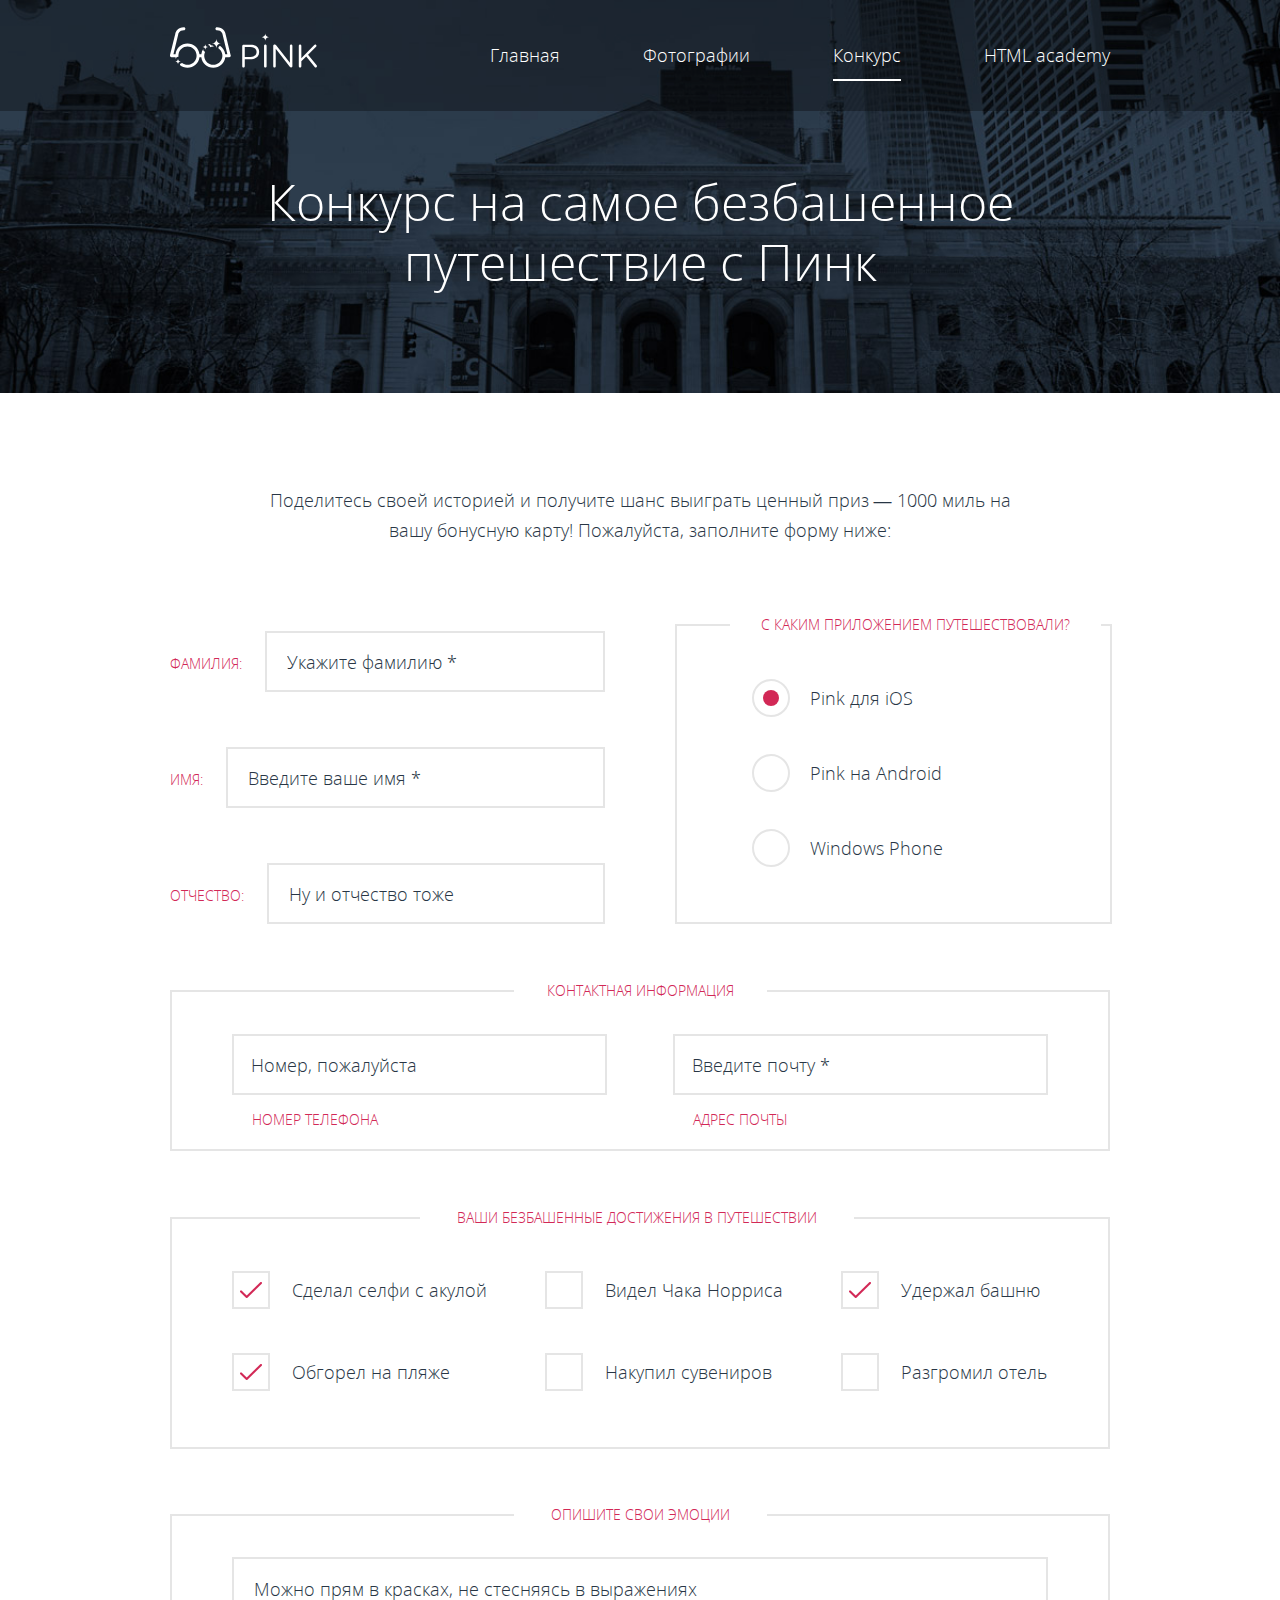
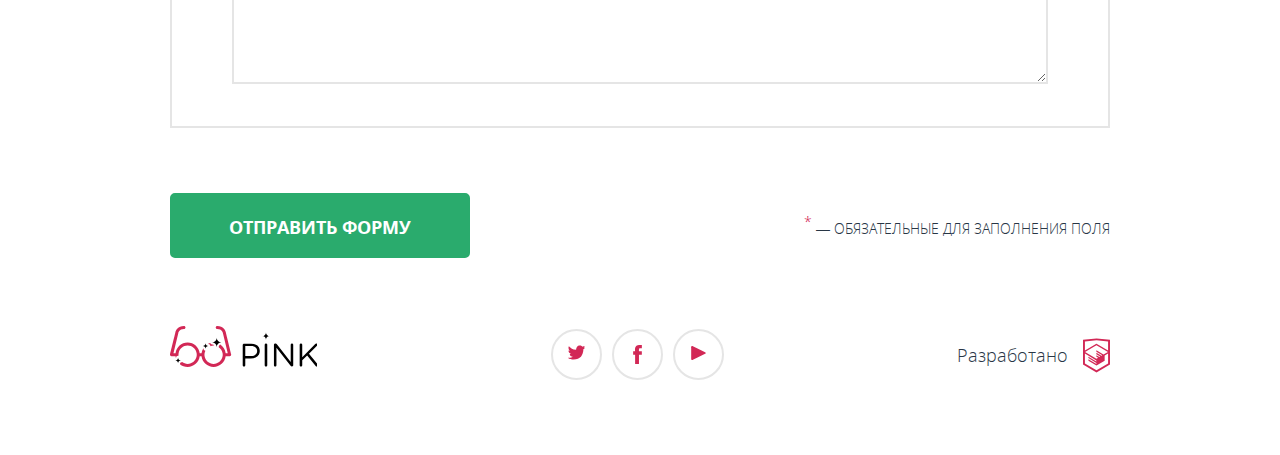
<file: pink/form.html>
<!DOCTYPE html>
<html lang="ru">
<head>
  <meta charset="UTF-8">
  <meta name="viewport" content="width=device-width, initial-scale=1.0">
  <meta http-equiv="X-UA-Compatible" content="IE=edge">
  <title>Формы</title>
  <link rel="preload" href="fonts/opensans.woff2" as="font">
  <link rel="preload" href="fonts/opensansbold.woff2" as="font">
  <link rel="preload" href="fonts/opensanslight.woff2" as="font">
  <link rel="preload" href="css/style.min.css" as="style">
  <link rel="stylesheet" href="css/style.css">
  <link rel="stylesheet" href="css/style.min.css">
  <script>
    // Picture element HTML5 shiv
    document.createElement("picture");
  </script>
  <script src="js/picturefill.js" async></script>
  <script src="js/svg4everybody.js"></script>
  <script>
      window.dataLayer = window.dataLayer || [];
      function gtag(){dataLayer.push(arguments);}
      gtag('js', new Date());

      gtag('config', 'UA-119563670-1');
  </script>
</head>
<body class="theme">
<!--<div class="back-button"><a href="../../alekseevayana.github.io">Yana</a></div>-->
<header class="page-header">
  <div class="page-header__title-wrapper">
    <div class="page-header__wrapper">
      <div class="page-header__title">
        <div class="container page-header__container">
          <a class="page-header__logo page-header__logo--atr">
            <svg class="page-header__logo-icon page-header__logo-icon--mobile" width="74" height="23">
              <use xlink:href="./img/sprite.svg#logo-pink-white-mobile"></use>
            </svg>
            <svg class="page-header__logo-icon page-header__logo-icon--tablet" width="151" height="41">
              <use xlink:href="./img/sprite.svg#logo-pink-white-tablet"></use>
            </svg>
            <svg class="page-header__logo-icon page-header__logo-icon--desktop" width="147" height="41">
              <use xlink:href="./img/sprite.svg#logo-pink-white-desktop"></use>
            </svg>
          </a>
          <a class="page-header__toggle visually-hidden" href="#" aria-label="Закрыть меню"><span
            class="visually-hidden">Закрыть меню</span>
            <svg width="23" height="24">
              <use xlink:href="./img/sprite.svg#menu-cross"></use>
            </svg>
          </a>
          <a class="page-header__toggle visually-hidden" href="#" aria-label="Открыть меню"><span
            class="visually-hidden">Открыть меню</span>
            <svg width="23" height="24">
              <use xlink:href="./img/sprite.svg#menu-burger"></use>
            </svg>
          </a>
        </div>
      </div>
      <nav class="main-nav">
        <ul class="main-nav__list list">
          <li class="main-nav__item">
            <a class="main-nav__link list__link" href="./index.html">Главная</a>
          </li>
          <li class="main-nav__item">
            <a class="main-nav__link list__link" href="./photo.html">Фотографии</a>
          </li>
          <li class="main-nav__item main-nav__item--active">
            <a class="main-nav__link list__link">Конкурс</a>
          </li>
          <li class="main-nav__item">
            <a class="main-nav__link list__link" href="https://htmlacademy.ru/intensive/adaptive">HTML academy</a>
          </li>
        </ul>
      </nav>
    </div>
  </div>
  <div class="caption caption--form-main">
    <h1 class="caption__text">Конкурс на самое безбашенное путешествие с Пинк</h1>
  </div>
</header>
<main class="page-main form-main">
  <div class="slogan container form-main__slogan">
    <p class="slogan__text slogan__text--normal">Поделитесь своей историей и получите шанс выиграть ценный приз&nbsp;—
      1000
      миль на вашу
      бонусную
      карту! <span class="slogan__form-text">Пожалуйста, заполните форму ниже:</span></p>
  </div>
  <form action="https://echo.htmlacademy.ru" class="form" method="post">
    <h2 class="visually-hidden">Форма для заполнения</h2>
    <fieldset class="form__initials">
      <p class="form__initials-group">
        <label class="form__label-initials">
          <span class="form__label form__caption form__label--initials">Фамилия:</span>
          <input type="text" class="form__input form__input-indents form__text" placeholder="Укажите фамилию *"
            required>
        </label>
      </p>
      <p class="form__initials-group">
        <label class="form__label-initials">
          <span class="form__label form__caption form__label--initials">Имя:</span>
          <input type="text" class="form__input form__input-indents form__text" placeholder="Введите ваше имя *"
            required>
        </label>
      </p>
      <p class="form__initials-group">
        <label class="form__label-initials">
          <span class="form__label form__caption form__label--initials">Отчество:</span>
          <input type="text" class="form__input form__input-indents form__text" placeholder="Ну и отчество тоже">
        </label>
      </p>
    </fieldset>
    <div class="form__choose-wrapper">
      <fieldset class="form__fieldset checkboxes">
        <legend class="checkboxes__name form__caption">Ваши
          безбашенные
          достижения в путешествии
        </legend>
        <ul class="checkboxes__list list">
          <li class="checkboxes__item">
            <label>
              <input type="checkbox" class="checkboxes__input visually-hidden" id="shark-selfie" checked>
              <span class="checkboxes__label form__text">Сделал селфи с акулой</span>
            </label>
          </li>
          <li class="checkboxes__item">
            <label>
              <input type="checkbox" class="checkboxes__input visually-hidden" id="burned" checked>
              <span class="checkboxes__label form__text">Обгорел на пляже</span>
            </label>
          </li>
          <li class="checkboxes__item">
            <label>
              <input type="checkbox" class="checkboxes__input visually-hidden" id="chack-norris">
              <span class="checkboxes__label form__text">Видел Чака Норриса</span>
            </label>
          </li>
          <li class="checkboxes__item">
            <label>
              <input type="checkbox" class="checkboxes__input visually-hidden" id="souvenirs">
              <span class="checkboxes__label form__text">Накупил сувениров</span>
            </label>
          </li>
          <li class="checkboxes__item">
            <label>
              <input type="checkbox" class="checkboxes__input visually-hidden" id="tower" checked>
              <span class="checkboxes__label form__text">Удержал башню</span>
            </label>
          </li>
          <li class="checkboxes__item">
            <label>
              <input type="checkbox" class="checkboxes__input visually-hidden" id="corrupt-hotel">
              <span class="checkboxes__label form__text">Разгромил отель</span>
            </label>
          </li>
        </ul>
      </fieldset>
    </div>
    <fieldset class="form__fieldset form__contacts">
      <legend class="form__caption form__caption--contacts">Контактная информация</legend>
      <p class="form__contacts-group">
        <label class="form__contacts-label">
          <span class="form__label form__caption">Номер телефона</span>
          <input type="tel" class="form__input form__input-indents form__text form__contacts-input"
            placeholder="Номер, пожалуйста">
        </label>
        <label class="form__contacts-label">
          <span class="form__label form__caption form__label--contacts">Адрес почты</span>
          <input type="email" class="form__input form__input-indents form__text form__contacts-input"
            placeholder="Введите почту *" required>
        </label>
      </p>
    </fieldset>
    <div class="form__radiobuttons radiobuttons">
      <fieldset class="form__fieldset form__fieldset--radiobuttons">
        <legend class="radiobuttons__title form__caption">С каким приложением
          путешествовали?
        </legend>
        <ul class="radiobuttons__list list">
          <li class="radiobuttons__item">
            <label>
              <input type="radio" id="iOs" class="radiobuttons__input visually-hidden" name="app" checked>
              <span class="radiobuttons__label form__text">Pink для iOS</span>
            </label>
          </li>
          <li class="radiobuttons__item">
            <label>
              <input type="radio" id="Android" class="radiobuttons__input visually-hidden" name="app">
              <span class="radiobuttons__label form__text">Pink на Android</span>
            </label>
          </li>
          <li class="radiobuttons__item">
            <label>
              <input type="radio" id="Windows" class="radiobuttons__input visually-hidden" name="app">
              <span class="radiobuttons__label form__text">Windows Phone</span>
            </label>
          </li>
        </ul>
      </fieldset>
    </div>
    <fieldset class="form__fieldset form__fieldset--textarea">
      <legend class="form__caption form__caption--textarea">Опишите свои эмоции</legend>
      <textarea name="comment" id="comment" cols="38" rows="3" class="form__input-indents form__textarea">Можно прям в красках, не стесняясь в выражениях
      </textarea>
    </fieldset>
    <div class="form__footer">
      <button type="submit" class="button button--form form__button">Отправить форму</button>
      <p class="form__note">
        <sup>*</sup> — Обязательные <span class="form__note-long">для заполнения</span> поля
      </p>
    </div>
  </form>
</main>
<footer class="page-footer">
  <div class="page-footer__container container">
    <a class="page-footer__logo page-footer__logo--atrubut" href="index.html">
      <svg class="page-footer__logo-mobile">
        <use xlink:href="./img/sprite.svg#logo-pink-footer" width="148" height="41"></use>
      </svg>
      <svg class="page-footer__logo-desktop">
        <use xlink:href="./img/sprite.svg#logo-pink-footer-desktop" width="148" height="41"></use>
      </svg>
    </a>
    <div class="page-footer__social social">
      <ul class="social__list list">
        <li class="social__item">
          <a href="" class="social__link social__link--twitter"><span class="visually-hidden">Twitter</span>
            <img src="./img/icon-twitter.svg" alt="Twitter" width="17" height="15">
          </a>
        </li>
        <li class="social__item">
          <a href="" class="social__link social__link--facebook"><span class="visually-hidden">Facebook</span>
            <img src="./img/icon-facebook.svg" alt="Facebook" width="9" height="19">
          </a>
        </li>
        <li class="social__item">
          <a href="" class="social__link social__link--youtube"><span class="visually-hidden">Youtube</span>
            <img src="./img/icon-youtube.svg" alt="Youtube" width="15" height="14">
          </a>
        </li>
      </ul>
    </div>
    <div class="page-footer__copyright copyright">
      <span class="copyright__text theme__text">Разработано</span>
      <a href="https://htmlacademy.ru/intensive/adaptive" class="copyright__link">
        <svg width="27" height="35">
          <use xlink:href="./img/sprite.svg#logo-htmlacademy" width="27" height="35"></use>
        </svg>
      </a>
    </div>
  </div>
</footer>
<div class="popup popup--error">
  <h3 class="popup__title theme__title">Что-то пошло не так!</h3>
  <p class="popup__text theme__text">Проверьте поля, выделенные красным, скорее всего вы забыли их
    заполнить.</p>
  <button class="popup__button button button--form">Ок</button>
</div>
<div class="popup popup--sent">
  <div class="popup__wrapper-text">
    <h3 class="popup__title theme__title">Ваша заявка отправлена</h3>
    <p class="popup__text popup__text--sent theme__text">Спасибо за ваше участие, ваша заявка уже поступила к
      нам. В ближайшее
      время мы
      рассмотрим ее и
      оповестим вас.</p>
  </div>
  <div class="popup__wrapper-btn">
    <button class="popup__button button button--form">Закрыть окно</button>
  </div>
</div>
<script>svg4everybody();</script>
</body>
</html>
</file>
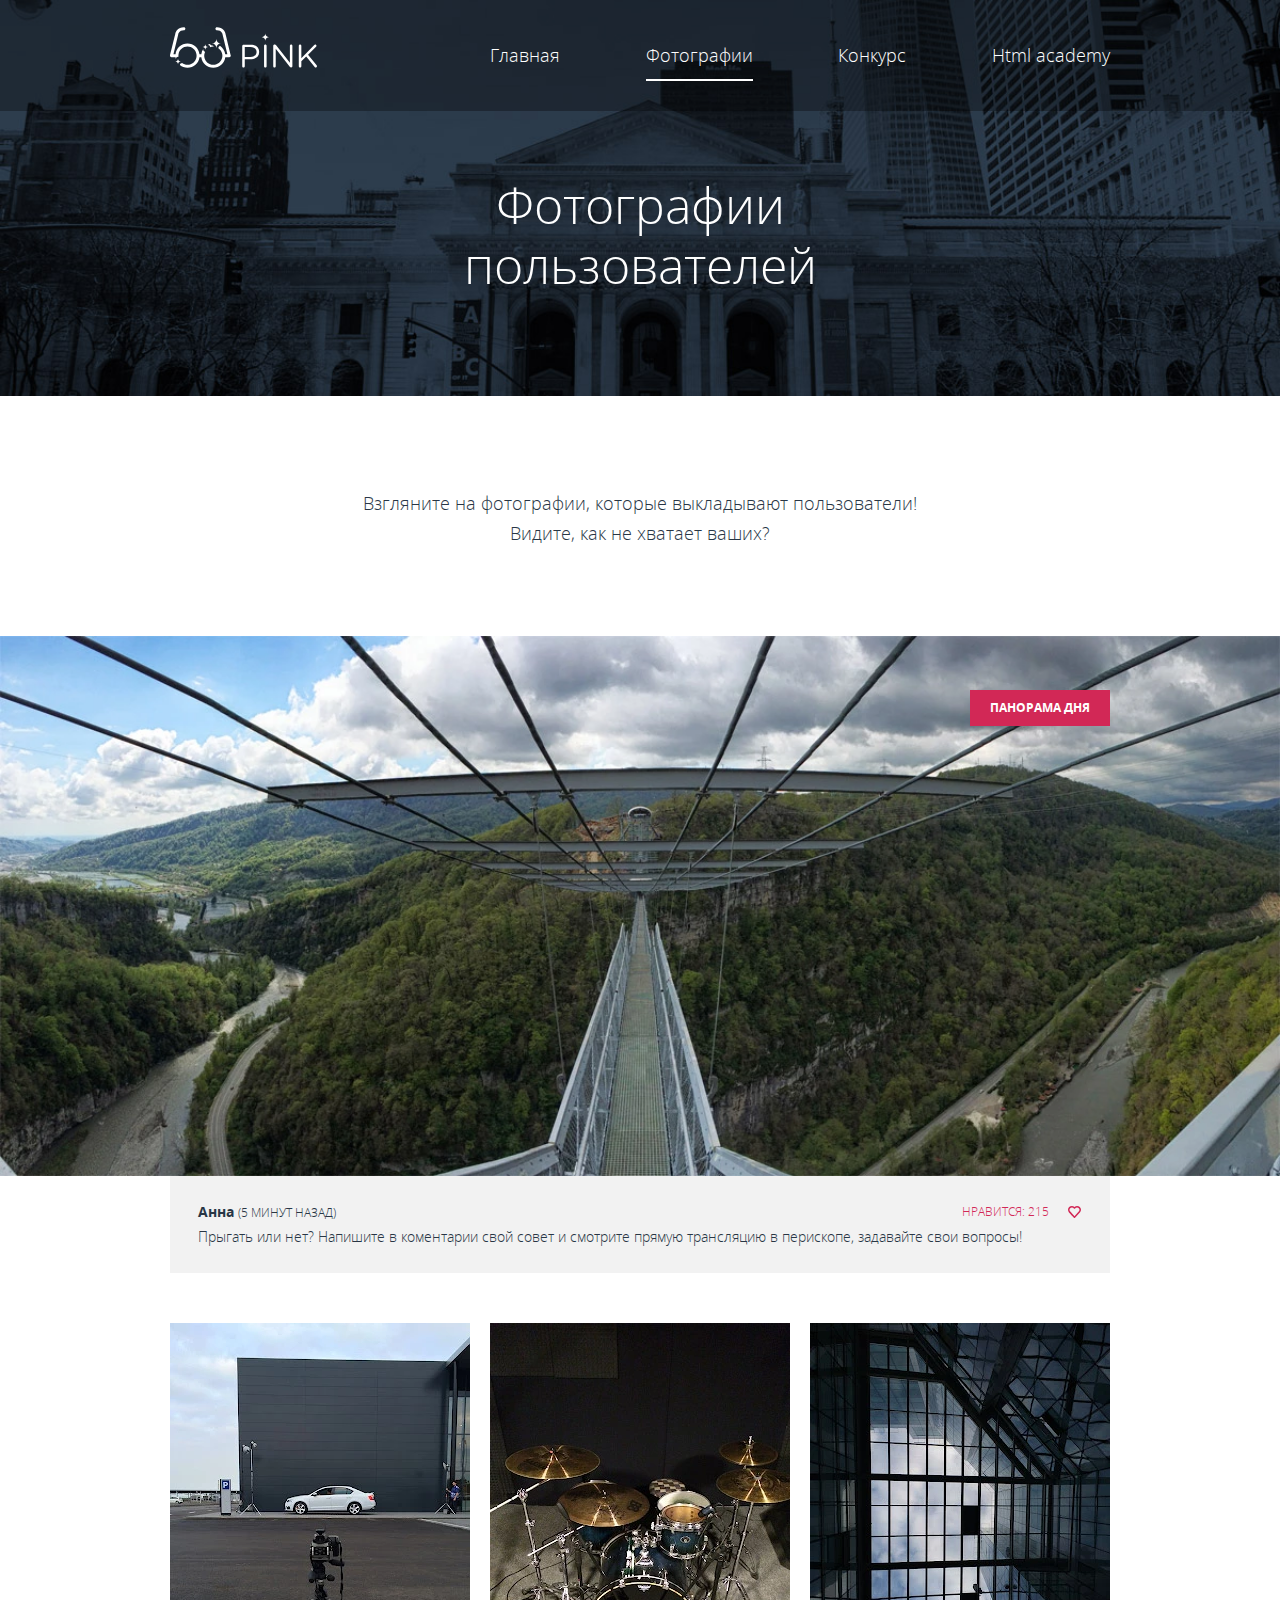
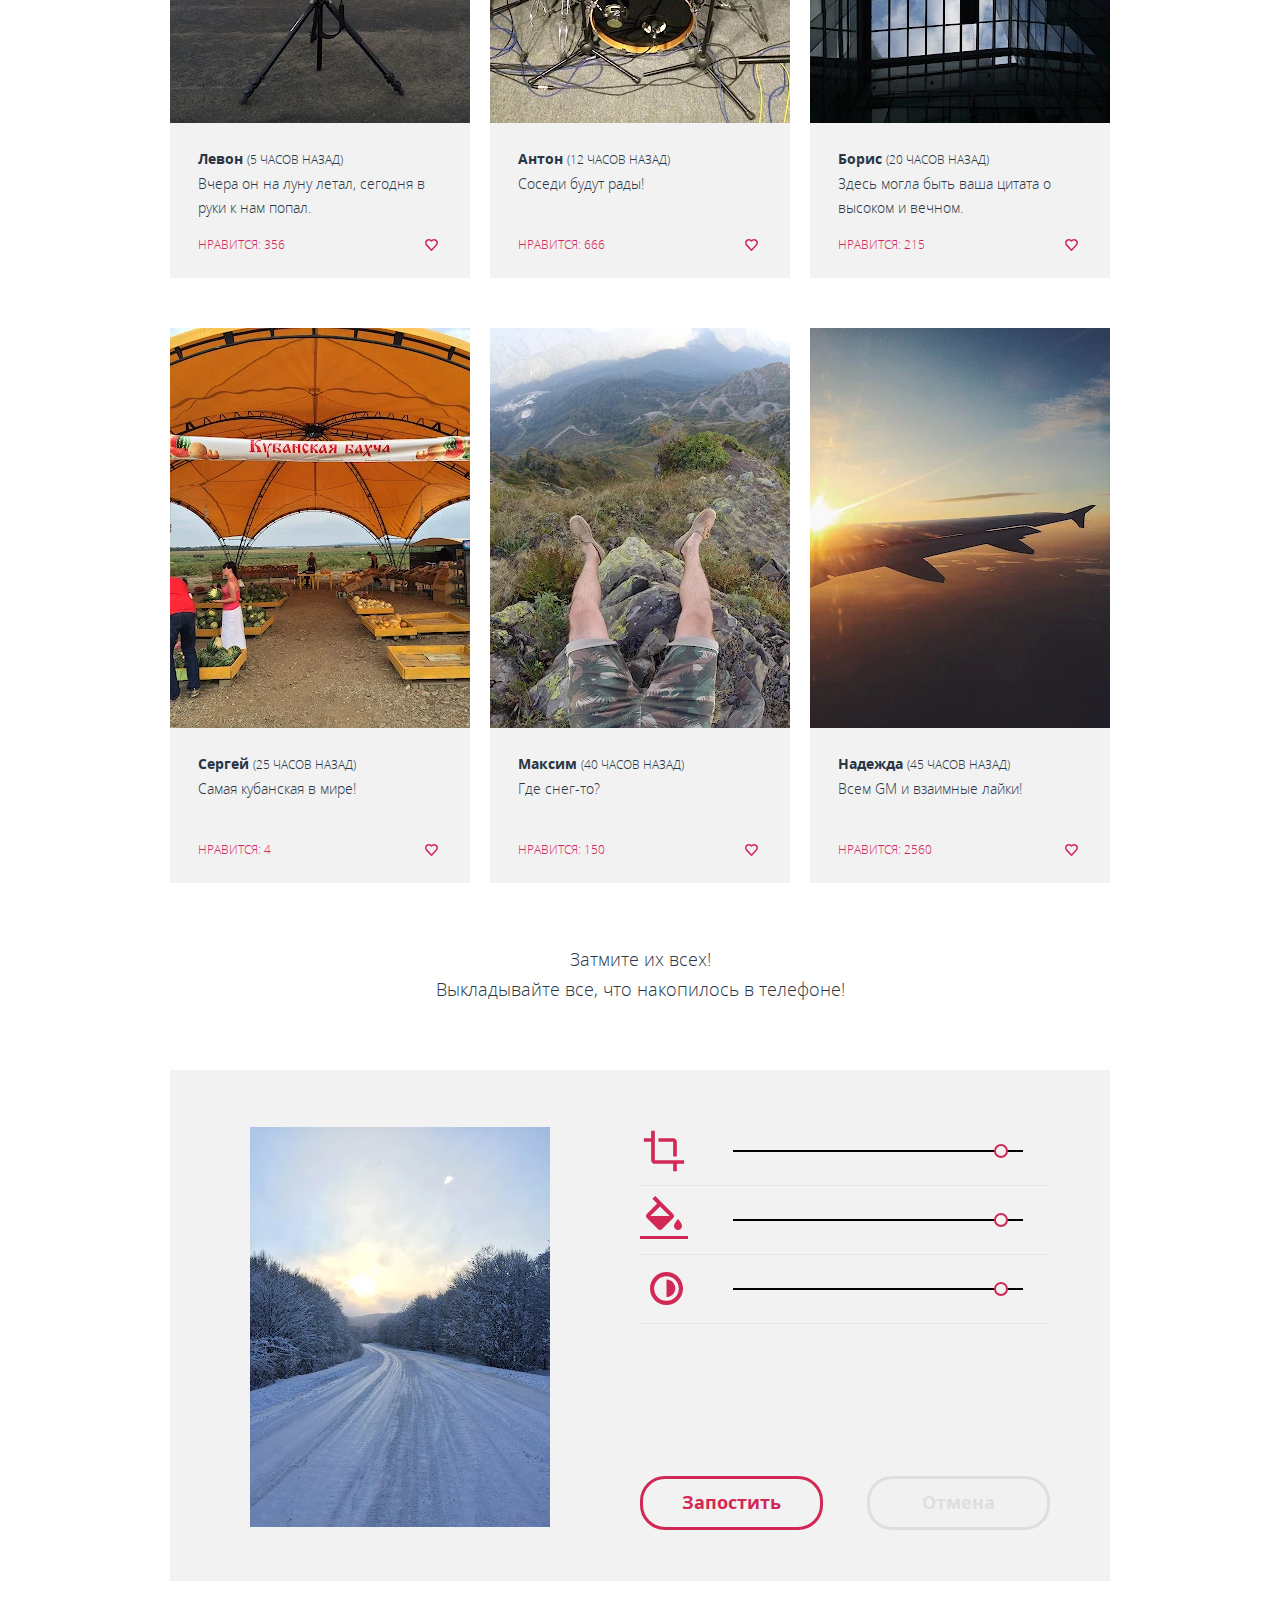
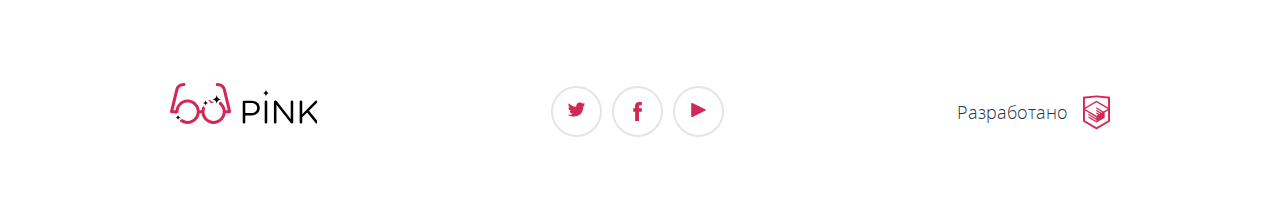
<file: pink/photo.html>
<!DOCTYPE html>
<html lang="ru">
<head>
  <meta charset="UTF-8"/>
  <meta name="viewport" content="width=device-width,initial-scale=1"/>
  <meta http-equiv="X-UA-Compatible" content="IE=edge">
  <title>Фото</title>
  <link rel="preload" href="fonts/opensans.woff2" as="font">
  <link rel="preload" href="fonts/opensansbold.woff2" as="font">
  <link rel="preload" href="fonts/opensanslight.woff2" as="font">
  <link rel="preload" href="css/style.min.css" as="style">
  <link rel="stylesheet" href="css/style.css">
  <script>
    // Picture element HTML5 shiv
    document.createElement("picture");
  </script>
  <script src="js/picturefill.js" async></script>
  <script src="js/svg4everybody.js"></script>
  <script>
      window.dataLayer = window.dataLayer || [];
      function gtag(){dataLayer.push(arguments);}
      gtag('js', new Date());

      gtag('config', 'UA-119563670-1');
  </script>
</head>
<body class="theme">
<!--<div class="back-button"><a href="../../alekseevayana.github.io">Yana</a></div>-->
<header class="page-header">
  <div class="page-header__title-wrapper">
    <div class="page-header__wrapper">
      <div class="page-header__title">
        <div class="container page-header__container">
          <a class="page-header__logo page-header__logo--atr" href="index.html">
            <svg class="page-header__logo-icon page-header__logo-icon--mobile" width="74" height="23">
              <use xlink:href="./img/sprite.svg#logo-pink-white-mobile"></use>
            </svg>
            <svg class="page-header__logo-icon page-header__logo-icon--tablet" width="151" height="41">
              <use xlink:href="./img/sprite.svg#logo-pink-white-tablet"></use>
            </svg>
            <svg class="page-header__logo-icon page-header__logo-icon--desktop" width="147" height="41">
              <use xlink:href="./img/sprite.svg#logo-pink-white-desktop"></use>
            </svg>
          </a>
          <a class="page-header__toggle visually-hidden" href="#" aria-label="Закрыть меню"><span
            class="visually-hidden">Закрыть меню</span>
            <svg width="23" height="24">
              <use xlink:href="./img/sprite.svg#menu-cross"></use>
            </svg>
          </a>
          <a class="page-header__toggle visually-hidden" href="#" aria-label="Открыть меню"><span
            class="visually-hidden">Открыть меню</span>
            <svg width="23" height="24">
              <use xlink:href="./img/sprite.svg#menu-burger"></use>
            </svg>
          </a>
        </div>
      </div>
      <nav class="main-nav">
        <ul class="main-nav__list list">
          <li class="main-nav__item list__item">
            <a class="main-nav__link list__link" href="./index.html">Главная</a>
          </li>
          <li class="main-nav__item main-nav__item--active">
            <a class="main-nav__link list__link">Фотографии</a>
          </li>
          <li class="main-nav__item">
            <a class="main-nav__link list__link" href="./form.html">Конкурс</a>
          </li>
          <li class="main-nav__item">
            <a class="main-nav__link list__link" href="https://htmlacademy.ru/intensive/adaptive">Html academy</a>
          </li>
        </ul>
      </nav>
    </div>
  </div>
    <div class="caption caption--photo-main">
      <h1 class="caption__text">Фотографии
        пользователей</h1>
    </div>
</header>
<main class="page-main photo-main">
  <div class="slogan slogan--above-photos container photo-main__slogan">
    <p class="slogan__text slogan__text--normal">Взгляните на фотографии, которые выкладывают пользователи!
      Видите,&nbsp;как&nbsp;не хватает ваших?</p>
  </div>
  <article class="photo-post photo-post--panorama">
    <div class="photo-post__descr-wrapper">
      <span class="photo-post__descr">Панорама дня</span>
    </div>
    <a href="#" class="photo-post__img-full">
      <picture>
        <source type="image/webp" media="(min-width: 960px)"
          srcset="./img/panorama-desktop@1x.webp 1x, ./img/panorama-desktop@2x.webp 2x">
        <source type="image/webp" media="(min-width: 660px)"
          srcset="./img/panorama-tablet@1x.webp 1x, ./img/panorama-tablet@2x.webp 2x">
        <source type="image/webp" srcset="./img/panorama-mobile@1x.webp 1x, ./img/panorama-mobile@2x.webp 2x">
        <source media="(min-width: 960px)"
          srcset="./img/panorama-desktop@1x.jpg 1x, ./img/panorama-desktop@2x.jpg 2x">
        <source media="(min-width: 660px)"
          srcset="./img/panorama-tablet@1x.jpg 1x, ./img/panorama-tablet@2x.jpg 2x">
        <img src="./img/panorama-mobile@1x.jpg" srcset="./img/panorama-mobile@2x.jpg 2x"
          alt="Фото" class="photo-post__picture">
      </picture>
    </a>
    <div class="container">
      <div class="photo-post__wrapper photo-post__wrapper--panorama">
        <p class="photo-post__author">Анна
          <span class="photo-post__time">(5 минут назад)</span>
        </p>
        <p class="photo-post__text theme__text">Прыгать или нет? Напишите в коментарии свой совет и смотрите прямую
          трансляцию в
          перископе, задавайте свои вопросы!</p>
        <p class="photo-post__footer">Нравится: 215</p>
      </div>
    </div>
  </article>
  <div class="container page-main__photos">
    <article class="photo-post">
      <a href="#" class="photo-post__img-full">
        <picture>
          <source type="image/webp" media="(min-width: 960px)"
            srcset="./img/photo-car-desktop@1x.webp 1x, ./img/photo-car-desktop@2x.webp 2x">
          <source type="image/webp" media="(min-width: 660px)"
            srcset="./img/photo-car-tablet@1x.webp 1x, ./img/photo-car-tablet@2x.webp 2x">
          <source type="image/webp" srcset="./img/photo-car-mobile@1x.webp 1x, ./img/photo-car-mobile@2x.webp 2x">
          <source media="(min-width: 960px)"
            srcset="./img/photo-car-desktop@1x.jpg 1x, ./img/photo-car-desktop@2x.jpg 2x">
          <source media="(min-width: 660px)"
            srcset="./img/photo-car-tablet@1x.jpg 1x, ./img/photo-car-tablet@2x.jpg 2x">
          <img src="./img/photo-car-mobile@1x.jpg" srcset="./img/photo-car-mobile@2x.jpg 2x"
            alt="Фото" class="photo-post__picture">
        </picture>
      </a>
      <div class="photo-post__wrapper">
        <p class="photo-post__author">Левон
          <span class="photo-post__time">(5 часов назад)</span>
        </p>
        <p class="photo-post__text">Вчера он на луну летал, сегодня в руки к нам попал.</p>
        <p class="photo-post__footer">Нравится: 356</p>
      </div>
    </article>
    <article class="photo-post">
      <a href="#" class="photo-post__img-full">
        <picture>
          <source type="image/webp" media="(min-width: 960px)"
            srcset="./img/photo-drumset-desktop@1x.webp 1x, ./img/photo-drumset-desktop@2x.webp 2x">
          <source type="image/webp" media="(min-width: 660px)"
            srcset="./img/photo-drumset-tablet@1x.webp 1x, ./img/photo-drumset-tablet@2x.webp 2x">
          <source type="image/webp"
            srcset="./img/photo-drumset-mobile@1x.webp 1x, ./img/photo-drumset-mobile@2x.webp 2x">
          <source media="(min-width: 960px)"
            srcset="./img/photo-drumset-desktop@1x.jpg 1x, ./img/photo-drumset-desktop@2x.jpg 2x">
          <source media="(min-width: 660px)"
            srcset="./img/photo-drumset-tablet@1x.jpg 1x, ./img/photo-drumset-tablet@2x.jpg 2x">
          <img src="./img/photo-drumset-mobile@1x.jpg" srcset="./img/photo-drumset-mobile@2x.jpg 2x"
            alt="Фото" class="photo-post__picture">
        </picture>
      </a>
      <div class="photo-post__wrapper">
        <p class="photo-post__author">Антон
          <span class="photo-post__time">(12 часов назад)</span>
        </p>
        <p class="photo-post__text">Соседи будут рады!</p>
        <p class="photo-post__footer">Нравится: 666</p>
      </div>
    </article>
    <article class="photo-post">
      <a href="#" class="photo-post__img-full">
        <picture>
          <source type="image/webp" media="(min-width: 960px)"
            srcset="./img/photo-window-desktop@1x.webp 1x, ./img/photo-window-desktop@2x.webp 2x">
          <source type="image/webp" media="(min-width: 660px)"
            srcset="./img/photo-window-tablet@1x.webp 1x, ./img/photo-window-tablet@2x.webp 2x">
          <source type="image/webp" srcset="./img/photo-window-mobile@1x.webp 1x, ./img/photo-window-mobile@2x.webp 2x">
          <source media="(min-width: 960px)" srcset="./img/photo-window-desktop@1x.jpg 1x, ./img/photo-window-desktop@2x.jpg 2x">
          <source media="(min-width: 660px)" srcset="./img/photo-window-tablet@1x.jpg 1x, ./img/photo-window-tablet@2x.jpg 2x">
          <img src="./img/photo-window-mobile@1x.jpg" srcset="./img/photo-window-mobile@2x.jpg 2x" alt="Фото" class="photo-post__picture">
        </picture>
      </a>
      <div class="photo-post__wrapper">
        <p class="photo-post__author">Борис <span class="photo-post__time">(20 часов назад)</span></p>
        <p class="photo-post__text">Здесь могла быть ваша цитата о высоком и вечном.</p>
        <p class="photo-post__footer">Нравится: 215</p>
      </div>
    </article>
    <article class="photo-post">
      <a href="#" class="photo-post__img-full">
        <picture>
          <source type="image/webp" media="(min-width: 960px)"
            srcset="./img/photo-fair-desktop@1x.webp 1x, ./img/photo-fair-desktop@2x.webp 2x">
          <source type="image/webp" media="(min-width: 660px)"
            srcset="./img/photo-fair-tablet@1x.webp 1x, ./img/photo-fair-tablet@2x.webp 2x">
          <source type="image/webp" srcset="./img/photo-fair-mobile@1x.webp 1x, ./img/photo-fair-mobile@2x.webp 2x">
          <source media="(min-width: 960px)"
            srcset="./img/photo-fair-desktop@1x.jpg 1x, ./img/photo-fair-desktop@2x.jpg 2x">
          <source media="(min-width: 660px)"
            srcset="./img/photo-fair-tablet@1x.jpg 1x, ./img/photo-fair-tablet@2x.jpg 2x">
          <img src="./img/photo-fair-mobile@1x.jpg" srcset="./img/photo-fair-mobile@2x.jpg 2x" alt="Фото" class="photo-post__picture">
        </picture>
      </a>
      <div class="photo-post__wrapper">
        <p class="photo-post__author">Сергей
          <span class="photo-post__time">(25 часов назад)</span>
        </p>
        <p class="photo-post__text">Самая кубанская в мире!</p>
        <p class="photo-post__footer">Нравится: 4</p>
      </div>
    </article>
    <article class="photo-post">
      <a href="#" class="photo-post__img-full">
        <picture>
          <source type="image/webp" media="(min-width: 960px)"
            srcset="./img/photo-pov-desktop@1x.webp 1x, ./img/photo-pov-desktop@2x.webp 2x">
          <source type="image/webp" media="(min-width: 660px)"
            srcset="./img/photo-pov-tablet@1x.webp 1x, ./img/photo-pov-tablet@2x.webp 2x">
          <source type="image/webp" srcset="./img/photo-pov-mobile@1x.webp 1x, ./img/photo-pov-mobile@2x.webp 2x">
          <source media="(min-width: 960px)"
            srcset="./img/photo-pov-desktop@1x.jpg 1x, ./img/photo-pov-desktop@2x.jpg 2x">
          <source media="(min-width: 660px)"
            srcset="./img/photo-pov-tablet@1x.jpg 1x, ./img/photo-pov-tablet@2x.jpg 2x">
          <img src="./img/photo-pov-mobile@1x.jpg" srcset="./img/photo-pov-mobile@2x.jpg 2x" alt="Фото" class="photo-post__picture">
        </picture>
      </a>
      <div class="photo-post__wrapper">
        <p class="photo-post__author">Максим
          <span class="photo-post__time">(40 часов назад)</span>
        </p>
        <p class="photo-post__text">Где снег-то?</p>
        <p class="photo-post__footer">Нравится: 150</p>
      </div>
    </article>
    <article class="photo-post">
      <a href="#" class="photo-post__img-full">
        <picture>
          <source type="image/webp" media="(min-width: 960px)"
            srcset="./img/photo-wing-desktop@1x.webp 1x, ./img/photo-wing-desktop@2x.webp 2x">
          <source type="image/webp" media="(min-width: 660px)"
            srcset="./img/photo-wing-tablet@1x.webp 1x, ./img/photo-wing-tablet@2x.webp 2x">
          <source type="image/webp" srcset="./img/photo-wing-mobile@1x.webp 1x, ./img/photo-wing-mobile@2x.webp 2x">
          <source media="(min-width: 960px)"
            srcset="./img/photo-wing-desktop@1x.jpg 1x, ./img/photo-wing-desktop@2x.jpg 2x">
          <source media="(min-width: 660px)"
            srcset="./img/photo-wing-tablet@1x.jpg 1x, ./img/photo-wing-tablet@2x.jpg 2x">
          <img src="./img/photo-wing-mobile@1x.jpg" srcset="./img/photo-wing-mobile@2x.jpg 2x" alt="Фото" class="photo-post__picture">
        </picture>
      </a>
      <div class="photo-post__wrapper">
        <p class="photo-post__author">Надежда
          <span class="photo-post__time">(45 часов назад)</span>
        </p>
        <p class="photo-post__text">Всем GM и взаимные лайки!</p>
        <p class="photo-post__footer">Нравится: 2560</p>
      </div>
    </article>
  </div>
  <section class="slogan slogan--below-photos">
    <p class="slogan__text slogan__text--normal">Затмите их всех!</p>
    <p class="slogan__text slogan__text--normal">Выкладывайте все, что накопилось в телефоне!</p>
  </section>
  <section class="photo-filter">
    <form class="photo-filter__form" action="https://echo.htmlacademy.ru" method="post">
      <a href="#" class="photo-filter__img-full">
        <picture>
          <source type="image/webp" media="(min-width: 960px)"
            srcset="./img/photo-road-desktop@1x.webp 1x, ./img/photo-road-desktop@2x.webp 2x">
          <source type="image/webp" media="(min-width: 660px)"
            srcset="./img/photo-road-tablet@1x.webp 1x, ./img/photo-road-tablet@2x.webp 2x">
          <source type="image/webp" srcset="./img/photo-road-mobile@1x.webp 1x, ./img/photo-road-mobile@2x.webp 2x">
          <source media="(min-width: 960px)"
            srcset="./img/photo-road-desktop@1x.jpg 1x, ./img/photo-road-desktop@2x.jpg 2x">
          <source media="(min-width: 660px)"
            srcset="./img/photo-road-tablet@1x.jpg 1x, ./img/photo-road-tablet@2x.jpg 2x">
          <img src="./img/photo-road-mobile@1x.jpg" srcset="./img/photo-road-mobile@2x.jpg 2x" alt="Фото">
        </picture>
      </a>
      <div class="photo-filter__wrapper">
        <ul class="photo-filter__list list">
          <li class="photo-filter__item">
            <button type="button" class="photo-filter__edit-btn--active photo-filter__edit-btn" aria-label="Обрезать">
              <svg class="photo-filter__icon-crop" width="48" height="48">
                <use xlink:href="./img/sprite.svg#editor-crop"></use>
              </svg>
            </button>
            <div class="photo-filter__range-wrapper">
              <div class="photo-filter__scale"></div>
              <div class="photo-filter__range-toggle"></div>
            </div>
          </li>
          <li class="photo-filter__item">
            <button type="button" class="photo-filter__edit-btn" aria-label="Фильтр">
              <svg class="photo-filter__icon-fill" width="48" height="48">
                <use xlink:href="./img/sprite.svg#editor-fill"></use>
              </svg>
            </button>
            <div class="photo-filter__range-wrapper">
              <div class="photo-filter__scale"></div>
              <div class="photo-filter__range-toggle"></div>
            </div>
          </li>
          <li class="photo-filter__item">
            <button type="button" class="photo-filter__edit-btn" aria-label="Добавить контраст">
              <svg class="photo-filter__icon-contrast">
                <use xlink:href="./img/sprite.svg#editor-contrast"></use>
              </svg>
            </button>
            <div class="photo-filter__range-wrapper">
              <div class="photo-filter__scale"></div>
              <div class="photo-filter__range-toggle"></div>
            </div>
          </li>
        </ul>
        <div class="photo-filter__buttons">
          <button type="submit" class="button button--post photo-filter__post-btn">
            Запостить
          </button>
          <button type="submit" class="button button--cancel photo-filter__post-btn">Отмена</button>
        </div>
      </div>
    </form>
  </section>
</main>
<footer class="page-footer">
  <div class="page-footer__container container">
    <a class="page-footer__logo page-footer__logo--atrubut" href="index.html">
      <svg class="page-footer__logo-mobile">
        <use xlink:href="./img/sprite.svg#logo-pink-footer" width="148" height="41"></use>
      </svg>
      <svg class="page-footer__logo-desktop">
        <use xlink:href="./img/sprite.svg#logo-pink-footer-desktop" width="148" height="41"></use>
      </svg>
    </a>
    <div class="page-footer__social social">
      <ul class="social__list list">
        <li class="social__item">
          <a href="" class="social__link social__link--twitter"><span class="visually-hidden">Twitter</span>
            <img src="./img/icon-twitter.svg" alt="Twitter" width="17" height="15">
          </a>
        </li>
        <li class="social__item">
          <a href="" class="social__link social__link--facebook"><span class="visually-hidden">Facebook</span>
            <img src="./img/icon-facebook.svg" alt="Facebook" width="9" height="19">
          </a>
        </li>
        <li class="social__item">
          <a href="" class="social__link social__link--youtube"><span class="visually-hidden">Youtube</span>
            <img src="./img/icon-youtube.svg" alt="Youtube" width="15" height="14">
          </a>
        </li>
      </ul>
    </div>
    <div class="page-footer__copyright copyright">
      <span class="copyright__text theme__text">Разработано</span>
      <a href="https://htmlacademy.ru/intensive/adaptive" class="copyright__link">
        <svg width="27" height="35">
          <use xlink:href="./img/sprite.svg#logo-htmlacademy" width="27" height="35"></use>
        </svg>
      </a>
    </div>
  </div>
</footer>
<script>svg4everybody();</script>
</body>
</html>
</file>
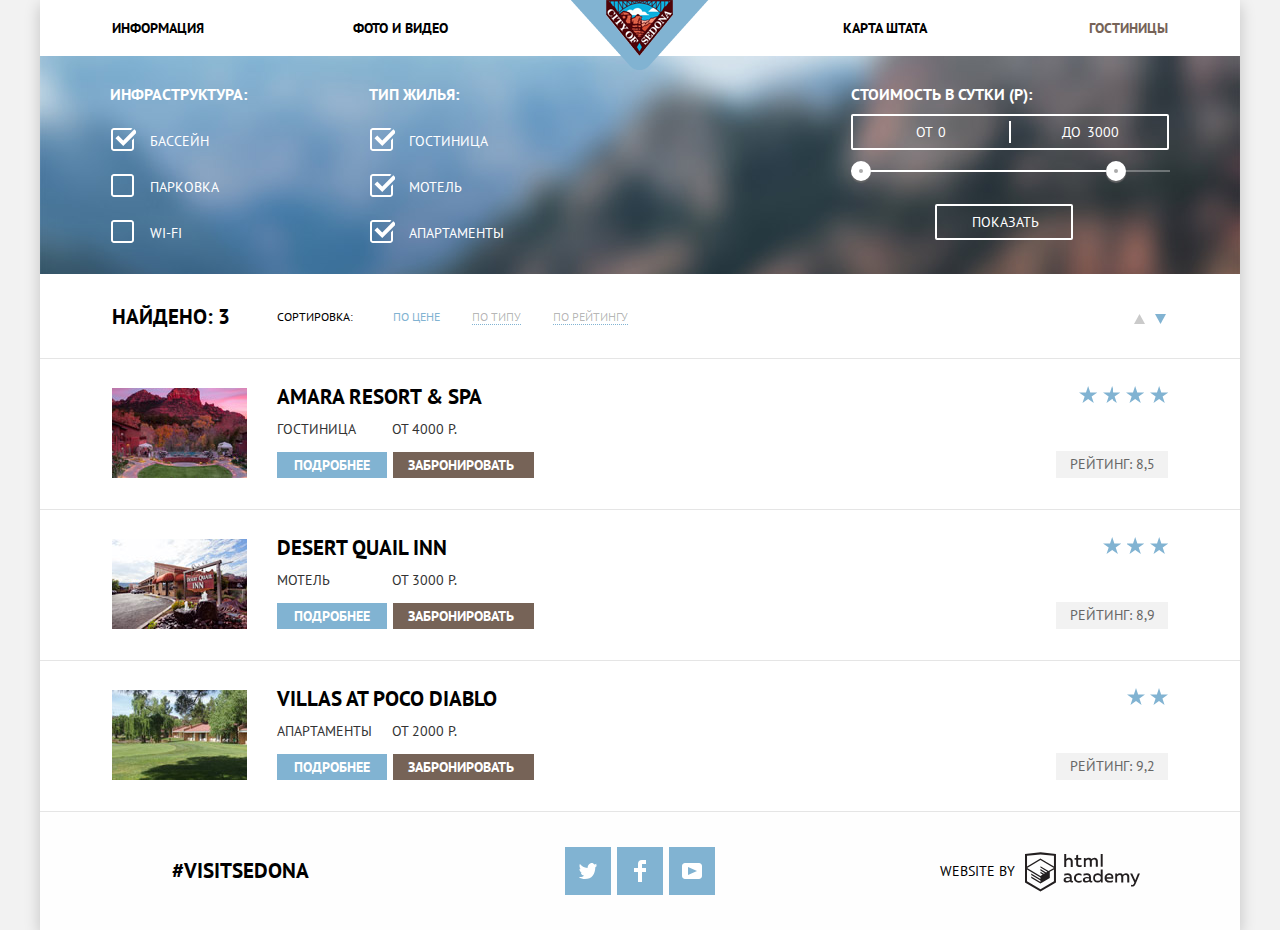
<file: sedona/inner.html>
<!DOCTYPE html>
<html lang="ru">
<head>
  <meta charset="utf-8">
  <title>HTML Academy: Седона-отели</title>
  <link href="https://fonts.googleapis.com/css?family=PT+Sans:400,700&amp;subset=cyrillic" rel="stylesheet">
  <link href="css/normalize.css" rel="stylesheet">
  <link href="css/style.css" rel="stylesheet">
  <script>
      window.dataLayer = window.dataLayer || [];
      function gtag(){dataLayer.push(arguments);}
      gtag('js', new Date());

      gtag('config', 'UA-119563670-1');
  </script>
</head>
<body>
<!--<div class="back-button"><a href="../../alekseevayana.github.io">Yana</a></div>-->
  <div class="content">
    <nav class="main-navigation">
      <ul class="site-navigation">
        <li>
          <a href="#">Информация</a>
        </li>
        <li>
          <a href="#">Фото и видео</a>
        </li>
        <li>
          <a href="#">Карта штата</a>
        </li>
        <li>
          <a class="site-navigation-active">Гостиницы</a>
        </li>
      </ul>
      <div class="main-logo">
        <a href="index.html" class="main-logo">
          <img src="img/logo_mobile.png" alt="Логотип Седоны" width="138" height="70">
        </a>
      </div>
    </nav>
    <form class="filter-search" action="https://echo.htmlacademy.ru" method="post">
      <div class="filter-search-options">
        <fieldset>
          <legend>Инфраструктура:</legend>
          <ul class="filter-list">
            <li>
              <input class="filter-list-input-checkbox visually-hidden" type="checkbox" name="pool" id="infrastructure-pool" checked>
              <label for="infrastructure-pool" aria-label="Выбрвть бассейн">Бассейн</label>
            </li>
            <li>
              <input type="checkbox" class="filter-list-input-checkbox visually-hidden" name="parking" id="infrastructure-parking">
              <label for="infrastructure-parking" aria-label="Выбрать парковку">Парковка</label>
            </li>
            <li class="filter-list-last-item">
              <input type="checkbox" class="filter-list-input-checkbox visually-hidden" name="wi-fi" id="infrastructure-wi-fi">
              <label for="infrastructure-wi-fi" aria-label="Выбрать Вай-фай">Wi-Fi</label>
            </li>
          </ul>
        </fieldset>
        <fieldset>
          <legend>Тип жилья:</legend>
          <ul class="filter-list">
            <li>
              <input type="checkbox" class="filter-list-input-checkbox visually-hidden" name="hotel" id="living-type-hotel" checked>
              <label for="living-type-hotel" aria-label="Выбрать гостиницу">Гостиница</label>
            </li>
            <li>
              <input type="checkbox" class="filter-list-input-checkbox visually-hidden" name="motel" id="living-type-motel" checked>
              <label for="living-type-motel" aria-label="Выбрать мотель">Мотель</label>
            </li>
            <li class="filter-list-last-item">
              <input type="checkbox" class="filter-list-input-checkbox visually-hidden" name="wi-fi" id="living-type-apartment" checked>
              <label for="living-type-apartment" aria-label="Выбрать Апартаменты">Апартаменты</label>
            </li>
          </ul>
        </fieldset>
      </div>
      <div class="filter-search-price">
        <div class="filter-search-price-title">
          Стоимость в сутки (Р):
        </div>
        <div class="filter-search-price-controls">
          <label class="min-price" for="min-price">от
            <input type="text" name="min-price" id="min-price" value="0">
          </label>
          <label class="max-price" for="max-price">до
            <input type="text" name="max-price" id="max-price" value="3000">
          </label>
        </div>
        <div class="filter-search-range-controls">
          <div class="scale">
            <div class="bar"></div>
          </div>
          <div class="range-toggle range-toggle-min"></div>
          <div class="range-toggle range-toggle-max"></div>
        </div>
        <button class="filter-search-btn" type="submit" aria-label="Показать гостиницы">Показать</button>
      </div>
    </form>
    <div class="sorting">
      <div class="sorting-text">
        <h3>Найдено: 3</h3>
        <p>Сортировка:</p>
        <ul class="sorting-list">
          <li>
            <a href="#" class="sorting-list-active" aria-label="Сортировать по цене">По цене</a>
          </li>
          <li>
            <a href="#" aria-label="Сортировать по типу">По типу</a>
          </li>
          <li>
            <a href="#" aria-label="Сортировать по рейтингу">По рейтингу</a>
          </li>
        </ul>
      </div>
      <div class="sorting-list-btn">
        <button class="sorting-btn-up" aria-label="Просмотр вверх">
          <svg xmlns="http://www.w3.org/2000/svg" width="11" height="10" viewBox="0 0 11 10">
            <path fill="#cacaca" d="M5.5 0L0 10h11z" />
          </svg>
          <span class="visually-hidden">Кнопочка вверх</span>
        </button>
        <button class="sorting-btn-down sorting-list-btn-active" aria-label="Просмотр вниз">
          <span class="visually-hidden">Кнопочка вниз</span>
          <svg xmlns="http://www.w3.org/2000/svg" width="11" height="10" viewBox="0 0 11 10">
            <path fill="#cacaca" d="M5.5 10L0 0h11" />
          </svg>
        </button>
      </div>
    </div>
    <ul class="hotels-list">
      <li class="hotels-list-item">
        <div class="hotel">
          <img src="img/hotels-1.jpg" alt="Фото гостиницы" width="135" height="90">
          <div class="hotel-information">
            <h3 class="hotel-name">
              <a href="#">Amara resort &amp; spa</a>
            </h3>
            <div class="hotel-data">
              <span class="hotel-type">Гостиница</span>
              <span class="hotel-prise">от 4000 р.</span>
            </div>
            <div class="hotels-btn">
              <a href="#" class="hotel-more">Подробнее</a>
              <button class="hotel-book-btn button">Забронировать</button>
            </div>
          </div>
        </div>
        <div class="hotel-rating">
          <p class="hotel-rating-img" aria-label="Рейтинг 4 звезды"></p>
          <p class="hotel-rating-text">Рейтинг: 8,5</p>
        </div>
      </li>
      <li class="hotels-list-item">
        <div class="hotel">
          <img src="img/hotels-2.jpg" alt="Фото апартаментов" width="135" height="90">
          <div class="hotel-information">
            <h3 class="hotel-name">
              <a href="#">Desert Quail Inn</a>
            </h3>
            <div class="hotel-data">
              <span class="hotel-type">Мотель</span>
              <span class="hotel-prise">от 3000 р.</span>
            </div>
            <div class="hotels-btn">
              <a href="#" class="hotel-more">Подробнее</a>
              <button class="hotel-book-btn button">Забронировать</button>
            </div>
          </div>
        </div>
        <div class="hotel-rating">
          <p class="hotel-rating-img" aria-label="Рейтинг 3 звезды"></p>
          <p class="hotel-rating-text">Рейтинг: 8,9</p>
        </div>
      </li>
      <li class="hotels-list-item">
        <div class="hotel">
          <img src="img/hotels-3.jpg" alt="Фото апартаментов" width="135" height="90">
          <div class="hotel-information">
            <h3 class="hotel-name">
              <a>Villas at Poco Diablo</a>
            </h3>
            <div class="hotel-data">
              <span class="hotel-type">Апартаменты</span>
              <span class="hotel-price">от 2000 р.</span>
            </div>
            <div class="hotels-btn">
              <a href="#" class="hotel-more">Подробнее</a>
              <button class="hotel-book-btn button">Забронировать</button>
            </div>
          </div>
        </div>
        <div class="hotel-rating">
          <p class="hotel-rating-img" aria-label="Рейтинг 2 звезды"></p>
          <p class="hotel-rating-text">Рейтинг: 9,2</p>
        </div>
      </li>
    </ul>
    <footer class="footer">
      <p class="footer-hashtag footer-item">#Visitsedona</p>
      <ul class="social-btn-list footer-item">
        <li>
          <a href="#" class="social-btn" aria-label="Твиттер">
            <span class="visually-hidden">Twitter</span>
            <svg xmlns="http://www.w3.org/2000/svg" xmlns:xlink="http://www.w3.org/1999/xlink" width="18" height="16" viewBox="0 0 17 15">
              <path fill="#FFF" d="M10.95.144c1.685-.496 2.984.27 3.577 1.179.673-.231 1.331-.481 2.011-.708a2.345 2.345 0 0 1-.857 1.768c.685.17 
                1.304-.491 1.304-.491-.169 1-1.006 1.788-1.563 2.024-.231 6.75-3.175 11.217-10.077 11.082h-.446c-.41 0-4.164-.46-4.898-1.887 
                2.271.196 3.893-.422 4.693-1.177-.96-.3-2.679-.477-2.979-2.95.349.106.564.228 1.19.119C1.705 8.247.374 7.53.448 5.33c.285.328 
                1.067.536 1.34.472C1.085 5.561-.182 2.442.894.85c1.818 1.854 3.735 3.606 7.152 3.773C8.254 2.33 9.183.793 10.95.144z"
              />
            </svg>
          </a>
        </li>
        <li>
          <a href="#" class="social-btn" aria-label="Фейсбук">
            <span class="visually-hidden">Facebook</span>
            <svg xmlns="http://www.w3.org/2000/svg" width="12" height="22" viewBox="0 0 12 22">
              <path fill="#FFF" d="M12 4V0H8a4 4 0 0 0-4 4v4H0v4h4v10h4V12h4V8H8V4h4z" />
            </svg>
          </a>
        </li>
        <li>
          <a href="#" class="social-btn" aria-label="Ютьюб">
            <span class="visually-hidden">Youtube</span>
            <svg xmlns="http://www.w3.org/2000/svg" xmlns:xlink="http://www.w3.org/1999/xlink" width="20" height="16" viewBox="0 0 20 16">
              <path fill="#FFF" d="M17 0H3C1.35 0 0 1.35 0 3v10c0 1.65 1.35 3 3 3h14c1.65 0 3-1.35 3-3V3c0-1.65-1.35-3-3-3zM6.027 11.998V4.002L15.014 8l-8.987 3.998z"
              />
            </svg>
          </a>
        </li>
      </ul>
      <div class="footer-item footer-copyright">
        <p class="footer-copyright-text">Website by</p>
        <a class="footer-logo" href="https://htmlacademy.ru/intensive/htmlcss" aria-label="Ссылка на HTML academy">
          <svg id="Layer_1" data-name="Layer 1" xmlns="http://www.w3.org/2000/svg" viewBox="0 0 108.08 36.85">
            <title>logo-htmlacademy-small1</title>
            <path d="M44.61,26.88a2,2,0,0,0,.55-0.1v1.33a3.25,3.25,0,0,1-1.18.21,1.67,1.67,0,0,1-1.67-1,4.84,4.84,0,0,1-3.14,1.08c-1.51,0-2.91-.83-2.91-2.55,0-2.13,2-2.79,3.71-2.79a11.08,11.08,0,0,1,2.17.25v-0.3c0-1-.76-1.77-2.19-1.77a7.42,7.42,0,0,0-3,.64v-1.7a10.21,10.21,0,0,1,3.19-.55c2.36,0,3.81,1.12,3.81,3.65v3a0.54,0.54,0,0,0,.49.59h0.17Zm-6.44-1.13A1.35,1.35,0,0,0,39.63,27h0.11a3.39,3.39,0,0,0,2.41-1V24.58a9.72,9.72,0,0,0-1.81-.21c-1,0-2.16.33-2.16,1.38h0Zm12.36-6.11a5,5,0,0,1,2.57.64V22a4.08,4.08,0,0,0-2.3-.7,2.75,2.75,0,1,0,0,5.49,5,5,0,0,0,2.43-.64v1.71a6.27,6.27,0,0,1-2.76.57A4.21,4.21,0,0,1,46,24.51q0-.21,0-0.41a4.32,4.32,0,0,1,4.18-4.46h0.38Zm12.17,7.24a2,2,0,0,0,.55-0.1v1.33a3.25,3.25,0,0,1-1.18.21,1.67,1.67,0,0,1-1.67-1,4.84,4.84,0,0,1-3.14,1.08c-1.51,0-2.91-.83-2.91-2.55,0-2.13,2-2.79,3.71-2.79a11.08,11.08,0,0,1,2.17.25v-0.3c0-1-.76-1.77-2.19-1.77a7.42,7.42,0,0,0-3,.64v-1.7a10.21,10.21,0,0,1,3.19-.55c2.36,0,3.81,1.12,3.81,3.65v3a0.54,0.54,0,0,0,.49.59h0.17Zm-6.44-1.13A1.35,1.35,0,0,0,57.73,27h0.11a3.39,3.39,0,0,0,2.41-1V24.58a9.72,9.72,0,0,0-1.81-.21c-1.06,0-2.16.33-2.16,1.38h0ZM73,16V28.2H71.35V26.88a3.88,3.88,0,0,1-3.19,1.54,4.4,4.4,0,0,1,0-8.78,3.81,3.81,0,0,1,3,1.3V16H73Zm-4.53,5.22a2.76,2.76,0,1,0,0,5.52A2.86,2.86,0,0,0,71.15,25V23A2.91,2.91,0,0,0,68.49,21.27ZM79,19.64c3.31,0,4.46,2.68,3.92,5.09H76.7c0.21,1.5,1.67,2.11,3.19,2.11a6.11,6.11,0,0,0,2.64-.59v1.6a7.14,7.14,0,0,1-3,.57C77,28.42,74.78,27,74.78,24a4.18,4.18,0,0,1,4-4.39H79Zm0.09,1.54a2.28,2.28,0,0,0-2.44,2.1v0.06H81.3A2,2,0,0,0,79.13,21.18Zm5.73,7V19.87h1.65v1a3.81,3.81,0,0,1,2.78-1.27A2.86,2.86,0,0,1,91.89,21a4.12,4.12,0,0,1,2.91-1.33A3.06,3.06,0,0,1,98,23V28.2h-1.9V23.05a1.59,1.59,0,0,0-1.42-1.75H94.42a2.8,2.8,0,0,0-2.07,1.12V28.2h-1.9V23.05A1.59,1.59,0,0,0,89,21.31H88.8a3,3,0,0,0-2.21,1.29v5.63H84.86Zm21.31-8.33h1.9l-3.91,9.46c-0.9,2.17-2.09,2.86-3.35,2.86a4.76,4.76,0,0,1-1.1-.14V30.46a2.86,2.86,0,0,0,.85.12c0.9,0,1.58-.64,2.07-1.9l0.17-.42-4-8.4h2l2.86,6.29ZM38.73,1.46V6.22a3.81,3.81,0,0,1,2.7-1.14,3.25,3.25,0,0,1,3.44,3.4v5.15H43V8.72a1.81,1.81,0,0,0-1.61-2h-0.3a2.93,2.93,0,0,0-2.32,1.39v5.52h-1.9V1.46h1.9ZM49.94,2.31v3h3V6.91h-3v3.81c0,1.1.5,1.46,1.58,1.46a4.49,4.49,0,0,0,1.69-.33v1.6A6.8,6.8,0,0,1,51,13.8a2.55,2.55,0,0,1-2.86-2.74V6.89H46.58V5.26h1.5V2.74Zm5.4,11.31V5.28H57v1A3.81,3.81,0,0,1,59.77,5a2.86,2.86,0,0,1,2.6,1.33A4.12,4.12,0,0,1,65.28,5,3.06,3.06,0,0,1,68.44,8.4v5.21h-1.9V8.46a1.59,1.59,0,0,0-1.42-1.75H64.89a2.8,2.8,0,0,0-2.07,1.12v5.78h-1.9V8.46A1.59,1.59,0,0,0,59.5,6.71H59.27A3,3,0,0,0,57.06,8v5.63H55.34ZM71.17,1.45H73V13.6H71.17V1.45ZM14.71,0H14.55L0,1.54V28.21l14.55,8.66,14.55-8.66V1.54Zm12.5,27.1L14.55,34.64,1.9,27.12V16.18l12.59,7.5V25L5.86,19.9v1.31l8.68,5.21v1.39L5.87,22.65V24l8.68,5.21,8.75-5.24V18.31L27.2,16V27.12Zm0-12.53-3.48,2-1.6,1L14.51,13v1.31L21,18.23H21l-0.14.09-1,.54-5.37-3.2V17l4.24,2.52-1,.67-3.2-1.9v1.31l2.1,1.24L14.5,22.1,2,14.65,14.51,7.11Zm0-1.32L14.49,5.76,1.91,13.25v-10L14.56,1.92,27.21,3.25v10h0Z"
              transform="translate(0 -0.02)" fill="#231f20" />
          </svg>
        </a>
      </div>
    </footer>
  </div>
  <script src="js/script.min.js"></script>
</body>
</html>
</file>
<file: style.css>
/* page styles */

body {
  font-family: "Tajawal", sans-serif;
  margin: 0;
}

button {
  border: none;
  text-decoration: none;
  background: none;
  padding: 0;
  color: inherit;
}

p {
  margin: 0;
  margin-bottom: 10px;
}

/* page styles */

.main-font {
  font-size: 18px;
}

.larger-font {
  font-size: 24px;
}

.dark-font {
  color: #1d3557;
}

.light-font {
  color: #f1faee;
}

.dark_bkg {
  background-color: #1d3557;
}

.light_bkg {
  background-color: #f1faee;
}

.container {
  padding-top: 40px;
  padding-bottom: 20px;
  padding-left: 20px;
  padding-right: 20px;
  max-width: 960px;
  margin-right: auto;
  margin-left: auto;
}

.theme {
  min-height: 100vh;
  display: flex;
  flex-direction: column;
}

.page-main {
  background-color: #f5f5f5;
  padding-right: 10px;
  padding-bottom: 30px;
  flex-grow: 1;
}

.page__item {
  margin-bottom: 30px;
}

.page-header {
  background-color: #1d3557;
  margin: 0;
}

.page-header__descr {
  font-size: 52px;
  margin: 0;
}

.page-main__link {
  color: #457b9d;
}

.page-main__link:hover {
  color: #a8dadc;
}

.projects__button {
  display: inline-block;
  border: 1px solid #1d3557;
  border-radius: 40px;
  padding: 6px 25px;
  padding-top: 9px;
  text-decoration: none;
}

.about {
  max-width: 1000px;
}

.projects__list {
  display: flex;
  justify-content: flex-start;
  flex-wrap: wrap;
  margin: 0;
  padding-left: 0;
  list-style: none;
}

.projects__item {
  margin-right: 20px;
  margin-bottom: 20px;
  overflow: hidden;
  cursor: pointer;
}

.projects__item:last-child {
  margin-right: 0;
}

.contacts {
  padding-bottom: 20px;
}

.contacts__email-link {
  color: inherit;
}

.theme__title {
  font-size: 27px;
  margin: 0;
  margin-bottom: 15px;
}

.logo__text {
  font-family: "Caveat", cursive;
  font-weight: bold;
  font-size: 24px;
}

.contacts__location {
  margin: 0;
  margin-top: 15px;
}

.contacts__github-link {
  display: block;
  background-image: url("./img/github.png");
  width: 100px;
  height: 24px;
  background-repeat: no-repeat;
  background-size: contain;
}

/* components */

#dialog {
  display: none;
}

.project_popup {
  position: fixed;
  top: 50%;
  left: 50%;
  transform: translate(-50%, -50%);
  min-width: 320px;
  max-width: 620px;
  height: auto;
  padding: 20px;
  border-radius: 7px;
}

.popup_header {
  display: flex;
  justify-content: space-between;
  align-items: flex-end;
}

.project_title {
  margin: 0;
}

.popup_close {
  width: 50px;
  height: 50px;
  cursor: pointer;
}

.popup_close svg path {
  fill: white;
}

.popup_close .projects__link {
  color: white;
  cursor: pointer;
}

.skills__list {
  margin: 0;
  padding: 0;
  display: flex;
  flex-wrap: wrap;
}

.skills__item {
  list-style: none;
  margin-bottom: 20px;
  margin-right: 20px;
}

.skills__button {
  display: inline;
  border: 2px solid #1d3557;
  padding-top: 5px;
  padding-bottom: 5px;
  padding-left: 40px;
  padding-right: 40px;
  border-radius: 20px;
  font-size: 24px;
}

/* MAX WIDTH 350 */

@media screen and (max-width: 350px) {
  .projects {
    padding-left: 0;
  }

  .projects__title {
    padding-left: 20px;
  }

  .projects__list {
    padding-left: 10px;
  }

  .projects__item {
    margin-right: 0px;
    overflow: hidden;
  }
}
</file>
<file: keksobooking/css/style.css>
/* Общие стили. Каркас
   ========================================================================== */

@font-face {
  font-family: "Roboto";
  src: url("../fonts/Roboto-Bold.woff2") format("woff2"),
      url("../fonts/Roboto-Bold.woff") format("woff");
  font-weight: 900;
  font-style: normal;
  font-display: swap;
}

@font-face {
  font-family: "Roboto";
  src: url("../fonts/Roboto-Regular.woff2") format("woff2"),
      url("../fonts/Roboto-Regular.woff") format("woff");
  font-weight: 400;
  font-style: normal;
  font-display: swap;
}

@font-face {
  font-family: "Roboto";
  src: url("../fonts/Roboto-Medium.woff2") format("woff2"),
      url("../fonts/Roboto-Medium.woff") format("woff");
  font-weight: 500;
  font-style: normal;
  font-display: swap;
}

*,
*::before,
*::after {
  -webkit-box-sizing: border-box;
          box-sizing: border-box;
}

.content-box-component {
  -webkit-box-sizing: content-box;
          box-sizing: content-box;
}

.visually-hidden {
  position: absolute;

  width: 1px;
  height: 1px;
  margin: -1px;
  border: 0;
  padding: 0;

  white-space: nowrap;

  -webkit-clip-path: inset(100%);

          clip-path: inset(100%);
  clip: rect(0 0 0 0);
  overflow: hidden;
}

.hidden {
  display: none;
}

body {
  max-width: 1200px;
  margin: 0 auto;

  color: #353535;
  font-family: "Roboto", "Arial", sans-serif;
  font-size: 16px;

  background-color: #f0f0ea;
}

fieldset {
  margin: 0;
  padding: 0;

  border: 0;
}


/* Карта с объявлениями
   ========================================================================== */

.promo {
  position: absolute;
  z-index: 1;
  top: 40px;
  left: 50%;

  width: 211px;
  height: 45px;

  -webkit-transform: translateX(-50%);
      -ms-transform: translateX(-50%);
          transform: translateX(-50%);
}

.map {
  position: relative;
  display: -webkit-box;
  display: -ms-flexbox;
  display: flex;
  -webkit-box-align: end;
      -ms-flex-align: end;
          align-items: flex-end;
  -webkit-box-orient: vertical;
  -webkit-box-direction: normal;
      -ms-flex-direction: column;
          flex-direction: column;

  overflow: hidden;
  height: 750px;

  background-color: #82bcc0;
  background-image: url("../img/map.jpg");
  background-repeat: no-repeat;
  background-position: center bottom;

  border-radius: 0 0 10px 10px;
}

.map__pins {
  position: relative;
  width: 100%;
  -webkit-box-flex: 1;
      -ms-flex-positive: 1;
          flex-grow: 1;
}

.map__overlay {
  position: absolute;

  width: 100%;
  height: 100%;

  -webkit-transition: opacity 300ms ease-in;
  -o-transition: opacity 300ms ease-in;
  transition: opacity 300ms ease-in;

  opacity: 0;
  background-color: rgba(0, 0, 0, 0.3);
}

.map__title {
  width: 100%;
  margin: 0;
  padding: 0;
  margin-top: 170px;

  font-size: 85px;
  font-weight: 700;
  text-align: center;
  color: #ffffff;
}

.map--faded .map__overlay {
  opacity: 1;
}


/**
 * Метка объявления
 */

.map__pin {
  position: absolute;
  z-index: 1;

  width: 50px;
  height: 70px;
  margin: 0;
  padding: 0;

  border: 0;
  background: none;
}

.map__pin:focus {
  outline: none;
  -webkit-filter: drop-shadow(0 0 5px red);
          filter: drop-shadow(0 0 5px red);
}

.map__pin img {
  position: absolute;
  z-index: 1;

  top: 5px;
  left: 0;
  right: 0;
  margin: auto;

  border-radius: 50%;
}

.map__pin:not(.map__pin--main)::after {
  content: "";
  position: absolute;

  width: 50px;
  height: 70px;

  top: 0;
  left: 0;

  background-image: url("../img/pins.svg");
  background-repeat: no-repeat;
  background-position: 0 -9px;
}

.map__pin:not(.map__pin--main):hover::after,
.map__pin:not(.map__pin--main):active::after,
.map__pin--active:not(.map__pin--main)::after {
  background-position: 0 -88px;
}

.map__pin:active img,
.map__pin--active img {
  -webkit-box-shadow: 0 0 15px 15px rgba(255, 86, 53, 0.7);
          box-shadow: 0 0 15px 15px rgba(255, 86, 53, 0.7);
}

.map__pin--main {
  width: 65px;
  height: 65px;

  cursor: move;
}

.map__pin--main img {
  position: relative;
  z-index: 1;

  padding: 2px 6px 6px;

  -webkit-transform: translateY(-7px);
      -ms-transform: translateY(-7px);
          transform: translateY(-7px);

  border: solid 5px #ff5635;
  border-radius: 50%;
  background-color: #ffffff;

  -webkit-box-sizing: content-box;
          box-sizing: content-box;
}

.map__pin--main:active img,
.map__pin--main--active img {
  background-color: #ffffff;
}

.map__pin--main svg {
  position: absolute;
  z-index: 0;
  top: -50px;
  left: -47px;

  width: 156px;
  height: 156px;

  -webkit-transition: -webkit-transform 300ms ease-in;
  transition: -webkit-transform 300ms ease-in;
  -o-transition: transform 300ms ease-in;
  transition: transform 300ms ease-in;
  transition: transform 300ms ease-in, -webkit-transform 300ms ease-in;
  -webkit-transform: rotate(120deg) scale(0);
      -ms-transform: rotate(120deg) scale(0);
          transform: rotate(120deg) scale(0);
  -webkit-transform-origin: 78px 78px;
      -ms-transform-origin: 78px 78px;
          transform-origin: 78px 78px;
}

.map__pin--main:hover ellipse {
  fill: rgba(255, 86, 53, 0.9);
}

.map__pin--main::after {
  position: absolute;
  top: 100%;
  left: 50%;

  width: 0;
  height: 0;

  content: "";

  border: solid 5px transparent;
  border-top: solid 18px #fff;
  border-bottom: 0;

  -webkit-transition: -webkit-transform 300ms ease-in;
  transition: -webkit-transform 300ms ease-in;
  -o-transition: transform 300ms ease-in;
  transition: transform 300ms ease-in;
  transition: transform 300ms ease-in, -webkit-transform 300ms ease-in;
  -webkit-transform: translate(-50%, -6px);
      -ms-transform: translate(-50%, -6px);
          transform: translate(-50%, -6px);

  border-top-width: 22px;
  border-top-color: #ff5635;
}

.map--faded .map__pin--main svg {
  -webkit-transform: rotate(-20deg) scale(1);
      -ms-transform: rotate(-20deg) scale(1);
          transform: rotate(-20deg) scale(1);
}

.map--faded .map__pin--main::after {
  -webkit-transform: translate(-50%, -30px);
      -ms-transform: translate(-50%, -30px);
          transform: translate(-50%, -30px);
}

.map__pin--main text {
  font-size: 7px;
  font-weight: 700;

  fill: #ffffff;
}


/**
 * Фильтры объявления
 */

.map__filters-container {
  width: 100%;
  background-color: rgba(3, 28, 45, 0.5);
}

.map__filters {
  display: -webkit-box;
  display: -ms-flexbox;
  display: flex;
  -webkit-box-align: center;
      -ms-flex-align: center;
          align-items: center;
  -webkit-box-pack: center;
      -ms-flex-pack: center;
          justify-content: center;

  width: 960px;
  height: 46px;
  margin: 0 auto;

  -webkit-transition: opacity 300ms ease-in;
  -o-transition: opacity 300ms ease-in;
  transition: opacity 300ms ease-in;

  opacity: 1;
}

.map--faded .map__filters {
  opacity: 0;
}

.map__filter {
  height: 30px;
  margin-right: 10px;

  font-size: 14px;
  vertical-align: middle;
  cursor: pointer;

  border: 1px solid transparent;
}

.map__filter:hover {
  border: 1px solid #ffaa99;
}

.map__filter:focus {
  outline: none;
  -webkit-box-shadow: 0 0 2px 2px #ff6547;
          box-shadow: 0 0 2px 2px #ff6547;
}

.map__feature {
  display: inline-block;
  overflow: hidden;

  width: 30px;
  height: 28px;

  font-size: 0;
  vertical-align: middle;
  cursor: pointer;

  background-color: #f8f8f8;
  background-image: url("../img/sprite-feature.svg");
  background-position: center;
  background-repeat: no-repeat;
  background-size: 25px 345px;

  border-radius: 3px;
}

.map__feature--wifi {
  background-position: 2px 5px;
}

.map__checkbox:checked + .map__feature--wifi {
  background-position: 2px -172px;
}

.map__feature--dishwasher {
  background-position: 2px -25px;
}

.map__checkbox:checked + .map__feature--dishwasher {
  background-position: 2px -202px;
}

.map__feature--parking {
  background-position: 3px -55px;
}

.map__checkbox:checked + .map__feature--parking {
  background-position: 2px -232px;
}

.map__feature--washer {
  background-position: 2px -85px;
}

.map__checkbox:checked + .map__feature--washer {
  background-position: 2px -262px;
}

.map__feature--elevator {
  background-position: 2px -143px;
}

.map__checkbox:checked + .map__feature--elevator {
  background-position: 2px -321px;
}

.map__feature--conditioner {
  background-position: 3px -114px;
}

.map__checkbox:checked + .map__feature--conditioner {
  background-position: 2px -291px;
}

.map__feature:hover {
  -webkit-box-shadow: inset 0 0 0 1px #ffaa99;
          box-shadow: inset 0 0 0 1px #ffaa99;
}

.map__feature:focus,
.map__checkbox:focus + .map__feature {
   -webkit-box-shadow: 0 0 2px 2px #ff6547;
           box-shadow: 0 0 2px 2px #ff6547;
 }

.map__feature:active {
  -webkit-box-shadow: none;
          box-shadow: none;
  background-color: #ff6547;
}

.map__checkbox:checked + .map__feature {
  background-color: #ff6547;
  -webkit-box-shadow: 0 1px 3px rgba(0, 0, 0, 0.2) inset;
          box-shadow: 0 1px 3px rgba(0, 0, 0, 0.2) inset;
}


/* Форма для публикации объявления
   ========================================================================== */

.notice {
  margin: 0 120px;
  padding: 30px 0;
}

.notice__title {
  margin-top: 0;
  margin-bottom: 20px;

  font-size: 28px;
  font-weight: 700;
}

.ad-form {
  display: -webkit-box;
  display: -ms-flexbox;
  display: flex;
  -ms-flex-wrap: wrap;
      flex-wrap: wrap;

  width: 100%;
}

.ad-form--disabled {
  opacity: 0.3;
}

.ad-form-header {
  width: 100%;
  padding-bottom: 20px;
}

.ad-form-header__title {
  margin-bottom: 10px;
}

.ad-form-header__upload {
  display: -webkit-box;
  display: -ms-flexbox;
  display: flex;
  -webkit-box-align: center;
      -ms-flex-align: center;
          align-items: center;
}

.ad-form-header__preview {
  display: -webkit-box;
  display: -ms-flexbox;
  display: flex;
  -webkit-box-align: center;
      -ms-flex-align: center;
          align-items: center;

  margin-right: 10px;
  padding: 0 15px;

  width: 70px;
  height: 70px;

  text-align: center;

  border-radius: 5px;
  background-color: #dadada;
}

.ad-form__field {
  display: -webkit-box;
  display: -ms-flexbox;
  display: flex;
  width: 150px;
}

.ad-form-header__info {
    margin-top: 0;
    margin-left: 20px;
}

.ad-form-header__drop-zone {
  height: 70px;
  padding: 10px 10px 5px;

  text-align: center;
  font-size: 14px;
  color: #999999;

  border: dashed 1px #c7c7c7;
  border-radius: 5px;

  cursor: pointer;
}

.ad-form-header__drop-zone:hover {
  color: #ff5635;
}

.ad-form-header__drop-zone:focus,
.ad-form-header__input:focus + .form-header__drop-zone {
  color: #ff5635;
  -webkit-box-shadow: 0 0 2px 2px #ff6547;
          box-shadow: 0 0 2px 2px #ff6547;
}

.ad-form__element {
  -ms-flex-preferred-size: 25%;
      flex-basis: 25%;
  min-height: 90px;

  font-size: 14px;
}

.ad-form__element--wide {
  -ms-flex-preferred-size: 50%;
      flex-basis: 50%;
  max-width: 50%;
}

.ad-form__label {
  display: block;
  padding-bottom: 5px;
}

.ad-form__element input,
.ad-form__element select,
.ad-form__element textarea {
  width: calc(100% - 20px);

  font-family: "Roboto", "Arial", sans-serif;
  font-size: 18px;

  height: 42px;
  padding-left: 14px;

  background-color: white;
  border: 1px solid #d9d9d3;
  border-radius: 4px;
}

.ad-form__element input:hover,
.ad-form__element select:hover,
.ad-form__element textarea:hover {
  border-color: #ffaa99;
}

.ad-form__element input:focus,
.ad-form__element select:focus,
.ad-form__element textarea:focus {
  outline: none;
  -webkit-box-shadow: 0 0 2px 2px #ff6547;
          box-shadow: 0 0 2px 2px #ff6547;
}

.ad-form__element--time {
  -ms-flex-preferred-size: 50%;
      flex-basis: 50%;
}

.ad-form__element--time select {
  width: calc(50% - 20px);
}

.ad-form__element--time select:first-of-type {
  margin-right: 14px;
}

.features legend {
  padding-bottom: 5px;
}

.feature {
  display: inline-block;
  vertical-align: middle;

  width: 70px;
  height: 45px;
  margin-right: 2px;

  font-size: 0;

  border: solid 1px #eee;
  border-radius: 3px;

  background-color: #fafafa;
  background-image: url("../img/sprite-feature.svg");
  background-position: center;
  background-repeat: no-repeat;
  background-size: 35px 600px;

  cursor: pointer;
}

.feature:hover {
  -webkit-box-shadow: inset 0 0 0 1px #ffaa99;
          box-shadow: inset 0 0 0 1px #ffaa99;
}

.feature:active {
  -webkit-box-shadow: none;
          box-shadow: none;
  background-color: #ff6547;
}

.features .feature__checkbox {
  width: auto;
}

.feature:focus,
.feature__checkbox:focus + .feature {
  -webkit-box-shadow: 0 0 2px 2px #ff6547;
          box-shadow: 0 0 2px 2px #ff6547;
}

.feature__checkbox:checked + .feature {
  background-color: #ff6547;
  -webkit-box-shadow: 0 1px 3px rgba(0, 0, 0, 0.2) inset;
          box-shadow: 0 1px 3px rgba(0, 0, 0, 0.2) inset;
}

.feature--wifi {
  background-position: 17px -50px;
}

.feature--dishwasher {
  background-position: 17px -92px;
}

.feature--parking {
  background-position: 17px -134px;
}

.feature--washer {
  background-position: 17px -175px;
}

.feature--elevator {
  background-position: 17px -258px;
}

.feature--conditioner {
  background-position: 17px -217px;
}

.feature__checkbox:checked + .feature {
  background-color: #ff5635;
}

.feature__checkbox:checked + .feature--wifi {
  background-position: 17px -297px;
}

.feature__checkbox:checked + .feature--dishwasher {
  background-position: 17px -339px;
}

.feature__checkbox:checked + .feature--parking {
  background-position: 17px -382px;
}

.feature__checkbox:checked + .feature--washer {
  background-position: 17px -423px;
}

.feature__checkbox:checked + .feature--elevator {
  background-position: 17px -505px;
}

.feature__checkbox:checked + .feature--conditioner {
  background-position: 17px -464px;
}

.ad-form textarea {
  width: calc(100% - 20px);
  max-width: calc(100% - 20px);
  min-height: 230px;

  padding-top: 10px;
}

.ad-form__photo-container {
  display: -webkit-box;
  display: -ms-flexbox;
  display: flex;
  -ms-flex-wrap: wrap;
      flex-wrap: wrap;
}

.ad-form__upload {
  display: -webkit-box;
  display: -ms-flexbox;
  display: flex;
  margin-right: 10px;

  width: 150px;
  min-height: 70px;
}

.ad-form__upload .ad-form__input {
  width: auto;
}

.ad-form__upload:last-of-type {
  margin-right: 0;
}

.ad-form__drop-zone {
  height: 70px;
  padding: 10px 10px 5px;

  text-align: center;
  font-size: 14px;
  color: #999999;

  border: dashed 1px #c7c7c7;
  border-radius: 5px;

  cursor: pointer;
}

.ad-form__drop-zone:hover {
  color: #ff5635;
}

.ad-form__drop-zone:focus,
.ad-form__input:focus + .ad-form__drop-zone {
  color: #ff5635;
  -webkit-box-shadow: 0 0 2px 2px #ff6547;
          box-shadow: 0 0 2px 2px #ff6547;
}

.ad-form__photo {
  margin-right: 10px;
  margin-bottom: 10px;

  width: 70px;
  height: 70px;

  background-color: #e4e4de;
  border-radius: 5px;
}

.ad-form__element--submit {
  -ms-flex-preferred-size: 100%;
      flex-basis: 100%;
  padding: 40px 0;

  text-align: center;
}

.ad-form__submit {
  font-size: 22px;
  font-weight: 700;

  -webkit-box-sizing: content-box;
          box-sizing: content-box;

  width: 206px;
  height: 60px;

  background-color: white;
  border: 4px solid #ffaa99;
  border-radius: 8px;
}

.ad-form__submit:hover,
.ad-form__submit:focus {
  border-color: #ff6d51;
}

.ad-form__submit:focus {
  outline: none;
}

.ad-form__submit:active {
  outline: none;

  color: white;
  border-color: #ff6d51;
  background-color: #ff6d51;
}

.ad-form__reset {
  margin: 0;
  padding: 0;

  font-size: 14px;
  text-decoration: underline;

  border: 0;
  background: none;
  cursor: pointer;
}

.ad-form__reset:focus {
  outline: none;
  -webkit-box-shadow: 0 0 2px 2px #ff6547;
          box-shadow: 0 0 2px 2px #ff6547;
}


/* Футер
   ========================================================================== */

.footer {
  margin-top: 30px;
  padding-top: 30px;
  border-top: solid 1px #cccccc;

  display: -webkit-box;
  display: -ms-flexbox;
  display: flex;
  -webkit-box-align: start;
      -ms-flex-align: start;
          align-items: flex-start;
  -webkit-box-pack: justify;
      -ms-flex-pack: justify;
          justify-content: space-between;
}

.copyright {
  font-size: 12px;
}

.copyright__link--image {
  display: block;
}

.copyright__link:hover {
  opacity: 0.6;
}

.copyright__link:focus {
  outline: none;
  -webkit-box-shadow: 0 0 2px 2px #ff6547;
          box-shadow: 0 0 2px 2px #ff6547;
}

.copyright__link--text {
  color: #353535;
}

.footer__contacts {
  background-color: inherit;
}

.contacts {
  margin: 0;
  padding: 0;
  list-style: none;

  display: -webkit-box;
  display: -ms-flexbox;
  display: flex;
}

.contacts__link {
  display: block;

  width: 29px;
  height: 29px;
  margin-left: 10px;

  font-size: 0;

  background-image: url("../img/sprite-social.svg");
  background-repeat: no-repeat;
  background-size: 29px 274px;

  cursor: pointer;
}

.contacts__link:focus {
  outline: none;
  -webkit-box-shadow: 0 0 2px 2px #ff6547;
          box-shadow: 0 0 2px 2px #ff6547;
}

.contacts__link--twitter {
  background-position: 0 0;
}

.contacts__link--instagram {
  background-position: 0 -35px;
}

.contacts__link--facebook {
  background-position: 0 -70px;
}

.contacts__link--vk {
  background-position: 0 -105px;
}

.contacts__link--twitter:hover,
.contacts__link--twitter:focus {
  background-position: 0 -140px;
}

.contacts__link--instagram:hover,
.contacts__link--instagram:focus {
  background-position: 0 -175px;
}

.contacts__link--facebook:hover,
.contacts__link--facebook:focus {
  background-position: 0 -210px;
}

.contacts__link--vk:hover,
.contacts__link--vk:focus {
  background-position: 0 -245px;
}

.contacts__link:focus {
  -webkit-box-shadow: 0 0 2px 2px #ff6547;
          box-shadow: 0 0 2px 2px #ff6547;
}


/* Вспомогательные экраны
   ========================================================================== */

/**
 * Карточка объявления
 */

.map__card {
  position: absolute;
  z-index: 2;
  top: 150px;
  left: 20px;

  padding: 10px 10px 20px;
  width: 230px;

  font-size: 12px;

  border-radius: 5px;
  background-color: #ffffff;
}

.popup__avatar {
  position: absolute;
  bottom: 100%;
  left: 0;

  margin-bottom: 10px;
}

.popup__close {
  position: absolute;
  bottom: 100%;
  right: 0;

  padding: 0;

  font-size: 0;

  border: 0;
  background: none;
}

.popup__close:active {
  -webkit-transform: translate(1px, 1px);
      -ms-transform: translate(1px, 1px);
          transform: translate(1px, 1px);
}

.popup__close:focus {
  outline: none;
  -webkit-box-shadow: 0 0 10px 3px #ff6547;
          box-shadow: 0 0 10px 3px #ff6547;
}

.popup__close::after {
  font-size: 50px;
  line-height: 40px;

  display: block;
  content: "×";

  color: #000000;
}

.popup__title {
  margin: 0;
  margin-bottom: 10px;

  font-size: 16px;
  line-height: 18px;
}

.popup__text {
  margin: 0;
  margin-bottom: 10px;
}

.popup__text--price {
  font-size: 22px;
  font-weight: 700;
}

.popup__price span {
  font-size: 16px;
}

.popup__type {
  margin: 0;
  margin-bottom: 5px;
}

.popup__text--capacity {
  margin-bottom: 0;
}

.popup__features {
  margin: 0;
  padding: 0;

  list-style: none;
}

.popup__features {
  margin-bottom: 10px;
}

.popup__feature {
  display: inline-block;
  overflow: hidden;

  width: 30px;
  height: 28px;

  font-size: 0;

  background-image: url("../img/sprite-feature.svg");
  background-position: center;
  background-repeat: no-repeat;
  background-size: 25px 345px;
}

.popup__feature--wifi {
  background-position: 2px 5px;
}

.popup__feature--dishwasher {
  background-position: 2px -25px;
}

.popup__feature--parking {
  background-position: 3px -55px;
}

.popup__feature--washer {
  background-position: 2px -85px;
}

.popup__feature--elevator {
  background-position: 2px -143px;
}

.popup__feature--conditioner {
  background-position: 3px -114px;
}

.popup__photos {
  display: -webkit-box;
  display: -ms-flexbox;
  display: flex;
  -webkit-box-align: center;
      -ms-flex-align: center;
          align-items: center;
  -ms-flex-wrap: wrap;
      flex-wrap: wrap;
}

.popup__photo {
  margin-right: 5px;
  margin-bottom: 5px;
}

.popup__photo:hover {
  border: 2px solid #ff5635;
}


/**
 * Сообщения об успешном и неуспешном создании объявления
 */

.success,
.error {
  position: fixed;
  top: 0;
  left: 0;
  z-index: 2;

  -webkit-box-sizing: border-box;
          box-sizing: border-box;

  width: 100%;
  height: 100%;
  overflow: auto;

  padding-top: 300px;

  text-align: center;
  vertical-align: middle;

  background-color: rgba(0, 0, 0, 0.8);
}

.success__message,
.error__message {
  position: relative;

  color: #ffffff;
  font-size: 50px;
  font-weight: 700;
}

.success__message::before,
.error__message::before {
  content: "";
  position: absolute;

  top: -150px;
  left: 50%;

  width: 109px;
  height: 122px;

  background-image: url("../img/muffin-white.svg");
  background-position: center;
  background-repeat: no-repeat;

  -webkit-transform: translateX(-50%);
      -ms-transform: translateX(-50%);
          transform: translateX(-50%);
}

.error__message::before {
  background-image: url("../img/muffin-red.svg");
}

.error__button {
  padding: 10px;

  font-size: 22px;
  font-weight: 700;

  -webkit-box-sizing: content-box;
          box-sizing: content-box;

  color: white;
  border: 4px solid #ff5635;
  background-color: #ff5635;
  border-radius: 8px;
}

.error__button:hover,
.error__button:focus {
  opacity: 0.8;
}

.error__button:focus {
  outline: none;
}

.error__button:active {
  outline: none;
  opacity: 0.6;
}
</file>
<file: sedona/css/style.css>
body {
  margin: 0;
  padding: 0;
  font-family: 'PT Sans', Arial, sans-serif;
  font-size: 14px;
  line-height: 26px;
  color: #333333;
  text-transform: uppercase;
  background-color: #f2f2f2;
}

.content {
  position: relative;
  width: 1200px;
  margin: 0 auto;
  background-color: #ffffff;
  box-shadow: 0 5px 15px 0px rgba(0, 1, 1, 0.2);
}

a {
  text-decoration: none;
}

.img {
  max-width: 100%;
  height: auto;
}

.button {
  font-weight: bold;
  text-align: center;
  color: #ffffff;
  vertical-align: middle;
  text-transform: uppercase;
  background-color: #766357;
  border: none;
}

.button:hover,
.button:focus {
  background-color: #604e43;
}

.button:active {
  color: rgba(255, 255, 255, 0.3);
  background-color: #503e33;
}

.visually-hidden:not(:focus):not(:active),
input[type="checkbox"].visually-hidden {
  position: absolute;
  width: 1px;
  height: 1px;
  margin: -1px;
  border: 0;
  padding: 0;
  white-space: nowrap;
  -webkit-clip-path: inset(100%);
  clip-path: inset(100%);
  clip: rect(0 0 0 0);
  overflow: hidden;
}

.main-logo {
  position: absolute;
  width: 138px;
  margin: 0 auto;
  top: 0;
  left: 50%;
  margin-left: -69px;
}

.site-navigation {
  display: flex;
  list-style: none;
  width: 1200px;
  padding: 0;
  margin: 0;
  box-sizing: border-box;
}

.site-navigation li {
  width: 300px;
  padding-top: 15px;
  padding-bottom: 15px;
  box-sizing: border-box;
}

.site-navigation li:nth-child(1) {
  padding-left: 72px;
  text-align: left;
}

.site-navigation li:nth-child(2) {
  padding-left: 13px;
  text-align: left;
}

.site-navigation li:nth-child(3) {
  padding-right: 13px;
  text-align: right;
}

.site-navigation li:nth-child(4) {
  padding-right: 72px;
  text-align: right;
}

.main-navigation a {
  color: #000000;
  font-weight: bold;
}

.main-navigation a:hover,
.main-navigation a:focus {
  color: #81b3d2;
}

a.site-navigation-active,
a.site-navigation-active:hover,
a.site-navigation-active:focus,
a.site-navigation-active:active {
  color: #766357;
}

.main-header {
  padding-top: 76px;
  padding-bottom: 70px;
  background-color: #91b8d7;
  background-image: url("../img/mask_header.png"), url("../img/background_photo.jpg");
  background-position: center bottom, top center;
  background-repeat: no-repeat, no-repeat;
}

.main-header-text {
  width: 458px;
  margin: 0 auto;
}

.text-block {
  text-align: center;
  margin: 0;
  padding-top: 60px;
  padding-bottom: 49px;
}

.slogan {
  color: #000000;
  font-size: 21px;
  font-weight: bold;
  margin: 0;
  margin-bottom: 30px;
  padding-right: 312px;
  padding-left: 312px;
}

.text-block-text {
  margin: 0;
}

.reason-item {
  display: flex;
  background-color: #81b3d2;
  color: #ffffff;
  line-height: 21px;
}

.reason-item-text {
  text-align: center;
  width: 400px;
  padding-top: 48px;
  padding-bottom: 60px;
}

.reason-item h3,
.reasons h3 {
  font-size: 21px;
  width: 152px;
  margin: 0 auto;
  margin-bottom: 23px;
}

.reason-number {
  margin-bottom: 23px;
  position: relative;
}

.reason-number::before {
  position: absolute;
  left: 175px;
  top: 9px;
  content: "";
  width: 9px;
  height: 2px;
  background-color: #ffffff;
}

.reason-number::after {
  position: absolute;
  left: 216px;
  top: 9px;
  content: "";
  width: 9px;
  height: 2px;
  background-color: #ffffff;
}

.reasons-reason-number::before,
.reasons-reason-number::after {
  background-color: #333333;
}

.reason-item-text p {
  width: 305px;
  margin: 0 auto;
}

.reason-item-img {
  width: 800px;
  overflow: hidden;
}

.reason-item-img img {
  display: block;
  height: 256px;
}

.reason-item-reverse {
  flex-direction: row-reverse;
}

.recommendations-list {
  box-sizing: border-box;
  display: flex;
  list-style: none;
  text-align: center;
  line-height: 21px;
  padding: 0;
  padding-top: 55px;
  padding-bottom: 81px;
  margin: 0;
}

.recommendation-item {
  width: 400px;
  box-sizing: border-box;
}

.recomendation-item-img-1 {
  margin: 0 auto;
  margin-bottom: 29px;
  background-image: url("../img/icon-1.svg");
  background-repeat: no-repeat;
  background-position: center center;
  height: 76px;
}

.recomendation-item-img-2 {
  margin: 0 auto;
  margin-bottom: 29px;
  background-image: url("../img/icon-3.svg");
  background-repeat: no-repeat;
  background-position: center center;
  height: 76px;
}

.recomendation-item-img-3 {
  margin: 0 auto;
  margin-bottom: 30px;
  background-image: url("../img/icon-2.svg");
  background-repeat: no-repeat;
  background-position: center center;
  height: 76px;
}

.recommendation-item h3 {
  color: #000000;
  font-size: 21px;
  margin: 0;
  margin-bottom: 23px;
}

.recommendation-item p {
  margin: 0 auto;
  width: 290px;
}

.reasons {
  background-color: #eeeeee;
}

.reasons-list {
  display: flex;
  list-style: none;
  line-height: 21px;
  margin: 0;
  padding: 0;
  padding-top: 50px;
  padding-bottom: 60px;
}

.reasons-list li {
  text-align: center;
  box-sizing: border-box;
  width: 400px;
  margin: 0;
  padding: 0;
}

.reasons-list h3 {
  color: #000000;
  margin: 0 auto;
  margin-bottom: 23px;
  padding: 0;
}

.reason-number {
  display: block;
  margin-bottom: 20px;
}

.reasons-list p {
  width: 271px;
  padding: 0;
  margin: 0 auto;
}

.searching {
  padding: 0;
  margin: 0;
  padding-top: 50px;
}

.searching>p {
  width: 436px;
  margin: 0 auto;
  margin-bottom: 46px;
  text-align: center;
  line-height: 24px;
}

.searching h2 {
  text-align: center;
  font-size: 30px;
  color: #000000;
  line-height: 36px;
  margin: 0 auto;
  margin-bottom: 23px;
}

.searching-box {
  position: relative;
  width: 568px;
  margin: 0 auto;
  background-color: gray;
}

.btn-search {
  font-size: 21px;
  width: 100%;
  padding-top: 32px;
  padding-bottom: 30px;
  cursor: pointer;
}

.form-wrapper {
  display: block;
  position: absolute;
  z-index: 3;
  background-color: #ffffff;
  width: 568px;
  padding-top: 55px;
  padding-bottom: 55px;
  -webkit-animation-name: bounce;
  animation-name: bounce;
  -webkit-animation-duration: 0.3s;
  animation-duration: 0.3s;
  -webkit-transform-origin: top;
  transform-origin: top;
}

.form-wrapper-show {
  display: none;
}

@-webkit-keyframes bounce {
  0% {
    -webkit-transform: scaleY(0);
    transform: scaleY(0);
  }
  100% {
    -webkit-transform: scaleY(1);
    transform: scaleY(1);
  }
}

@keyframes bounce {
  0% {
    -webkit-transform: scaleY(0);
    transform: scaleY(0);
  }
  100% {
    -webkit-transform: scaleY(1);
    transform: scaleY(1);
  }
}

.searching-form {
  box-sizing: border-box;
  width: 458px;
  margin: 0 auto;
  color: #000000;
  font-weight: bold;
}

.searching-form input {
  box-sizing: border-box;
  font-weight: bold;
  vertical-align: middle;
  background-color: #f2f2f2;
  border: none;
  height: 38px;
  width: 346px;
  padding: 0;
}

.searching-form input[name="date"]:hover {
  background-color: #ebebeb;
}

.searching-form input[name="date"]:focus {
  background-color: #ffffff;
  border: 2px solid #e5e5e5;
}

.searching-form-date {
  display: flex;
  width: 458px;
  margin: 0;
  margin-bottom: 30px;
}

.searching-form-date input {
  padding-left: 12px;
  padding-right: 31px;
  text-transform: uppercase;
}

.searching-form input::-webkit-input-placeholder {
  color: black;
}

.searching-form input:-ms-input-placeholder {
  color: black;
}

.searching-form input::-ms-input-placeholder {
  color: black;
}

.searching-form input::placeholder {
  color: black;
}

.searching-form-date {
  position: relative;
}

.searching-form-calendar {
  position: absolute;
  right: 9px;
  top: 8px;
  padding: 0;
  border: none;
  background-color: transparent;
  cursor: pointer;
}

.searching-form-calendar:hover path,
.searching-form-calendar:focus path {
  fill: #000000;
}

.searching-form-calendar:active path {
  fill: #81b3d2;
}

.searching-form label {
  display: flex;
  width: 112px;
  box-sizing: border-box;
  align-items: center;
}

.searching-form-quantity {
  display: flex;
  width: 458px;
  margin: 0;
}

.searching-form-quantity label {
  vertical-align: top;
}

.searching-form-quantity input {
  text-align: center;
  width: 38px;
  margin: 0;
}

.searching-form-quantity label[for="children-quantity"] {
  width: 118px;
  padding-left: 55px;
}

.btn-back {
  width: 38px;
  border: none;
  background-color: #f2f2f2;
  cursor: pointer;
}

.btn-back:hover line,
.btn-back:focus line,
.btn-next:hover line,
.btn-next:focus line {
  stroke: #000000;
}

.btn-back:active line,
.btn-next:active line {
  stroke: #81b3d2;
}

.btn-next {
  width: 38px;
  border: none;
  background-color: #f2f2f2;
  cursor: pointer;
}

input.finder-btn {
  font-size: 21px;
  line-height: 26px;
  text-transform: uppercase;
  background-color: #81b3d2;
  color: #ffffff;
  width: 100%;
  padding-top: 15px;
  padding-bottom: 42px;
  margin-top: 54px;
  cursor: pointer;
}

input.finder-btn:hover,
.finder-btn:focus {
  background-color: #669ec0;
}

input.finder-btn:active {
  background-color: #5496bd;
  color: rgba(255, 255, 255, 0.3);
}

.map {
  background-color: #e5e5e5;
  height: 593px;
  position: relative;
}

.map iframe {
  position: relative;
  z-index: 2;
}

.map p {
  position: absolute;
  top: 0;
  left: 0;
  z-index: 1;
  margin: 0;
}

.footer {
  background-color: rgba(254, 254, 254, 0.9);
  display: flex;
  padding-top: 35px;
  padding-bottom: 35px;
  align-items: center;
}

.footer-main {
  position: absolute;
  z-index: 2;
  bottom: 0;
}

.footer-item {
  box-sizing: border-box;
  justify-content: center;
  align-content: center;
  width: 400px;
  margin: 0;
  padding: 0;
}

.footer-hashtag {
  font-size: 21px;
  font-weight: bold;
  text-align: center;
  color: #000000;
}

.social-btn-list {
  display: flex;
  list-style: none;
}

.social-btn-list li {
  margin-right: 6px;
}

.social-btn-list li:last-child {
  margin-right: 0;
}

.social-btn {
  display: flex;
  align-items: center;
  justify-content: center;
  background-color: #81b3d2;
  color: #ffffff;
  width: 46px;
  height: 48px;
}

.social-btn:hover,
.social-btn:focus {
  background-color: #669ec0;
}

.social-btn:active {
  background-color: #5496bd;
}

.social-btn:active path {
  opacity: 0.3;
}

.footer-copyright {
  display: flex;
  align-content: center;
}

.footer-copyright-text {
  line-height: 26px;
  color: #000000;
  margin: 0;
  align-self: center;
  margin-right: 10px;
}

.footer-logo {
  height: 41px;
  align-self: center;
}

.footer-logo svg {
  width: 115px;
  height: 42px;
}

.footer-logo:hover path,
.footer-logo:focus path {
  fill: #81b3d2;
}

.footer-logo:active path {
  fill: #bdbbbc;
}

.filter-search {
  display: flex;
  justify-content: space-between;
  color: #ffffff;
  background-color: #81b3d2;
  background-image: url("../img/inner_bcg_.jpg");
  padding: 28px 70px;
}

.filter-search-options {
  display: flex;
}

.filter-list {
  list-style: none;
}

.filter-search fieldset {
  border: none;
  margin: 0;
  padding: 0;
}

.filter-search fieldset:first-child {
  padding: 0;
  margin-right: 122px;
}

.filter-search legend {
  font-size: 16px;
  line-height: 21px;
  font-weight: bold;
  margin: 0;
  margin-bottom: 23px;
}

.filter-list {
  margin: 0;
}

.filter-list label {
  position: relative;
  display: block;
  margin-bottom: 20px;
  cursor: pointer;
}

.filter-list-last-item label {
  margin-bottom: 0;
}

.filter-list-input-checkbox+label::before {
  content: "";
  position: absolute;
  left: -39px;
  top: 0;
  width: 25px;
  height: 25px;
  background-image: url("../img/checkbox-off.svg");
  background-repeat: no-repeat;
  background-position: 0 0;
}

.filter-list-input-checkbox:disabled+label::before {
  background-image: url("../img/checkbox-off-disabled.svg");
}

.filter-list-input-checkbox:focus+label::before,
.filter-list-input-checkbox:focus+label::after {
  outline: auto;
}

.filter-list-input-checkbox:checked+label::before {
  display: none;
}

.filter-list-input-checkbox:checked+label::after {
  content: "";
  position: absolute;
  left: -39px;
  top: 0;
  width: 25px;
  height: 25px;
  background-image: url("../img/checkbox-on.svg");
  background-repeat: no-repeat;
  background-position: 0 0;
}

.filter-list-input-checkbox:checked:disabled+label::after {
  background-image: url("../img/checkbox-on-disabled.svg");
}

.filter-search-price {
  width: 319px;
  color: #ffffff;
  text-transform: uppercase;
}

.filter-search-price-title {
  margin-bottom: 9px;
  font-weight: bold;
  font-size: 16px;
  line-height: 21px;
}

.filter-search-price-controls {
  position: relative;
  width: 318px;
  height: 36px;
  margin-bottom: 20px;
  font-size: 0;
  border: 2px solid #ffffff;
  border-radius: 2px;
  box-sizing: border-box;
}

.filter-search-price-controls::after {
  content: "";
  position: absolute;
  top: 50%;
  left: 50%;
  width: 2px;
  height: 22px;
  background: #ffffff;
  -webkit-transform: translate(-50%, -50%);
  transform: translate(-50%, -50%);
}

.filter-search-price-controls label {
  display: inline-block;
  vertical-align: bottom;
  font-size: 14px;
  line-height: 21px;
  cursor: pointer;
}

.filter-search-price-controls .min-price {
  width: 90px;
  padding-left: 63px;
  padding-top: 5px;
}

.filter-search-price-controls .max-price {
  width: 90px;
  padding-left: 56px;
}

.filter-search-price-controls input {
  width: 50px;
  margin: 0;
  color: inherit;
  font: inherit;
  background: none;
  border: none;
}

.filter-search-range-controls {
  position: relative;
  margin-bottom: 32px;
}

.filter-search-range-controls .scale {
  height: 2px;
  background: rgba(255, 255, 255, 0.3);
}

.filter-search-range-controls .bar {
  width: 80%;
  height: 2px;
  background: #ffffff;
}

.range-toggle {
  position: absolute;
  top: -9px;
  width: 4px;
  height: 4px;
  background: #ababab;
  border: 8px solid #ffffff;
  border-radius: 50%;
  box-shadow: 0 2px 1px 0 rgba(99, 100, 101, 1);
  cursor: pointer;
}

.range-toggle:hover,
.range-toggle:focus {
  border: 9px solid #ffffff;
  top: -10px;
}

.range-toggle-min {
  left: 0;
}

.range-toggle-max {
  left: 80%;
}

.filter-search-btn {
  display: block;
  margin: 0;
  margin-left: 84px;
  padding-top: 6px;
  padding-bottom: 5px;
  padding-right: 32px;
  padding-left: 35px;
  background: transparent;
  line-height: 21px;
  font-size: 14px;
  text-align: center;
  color: #ffffff;
  text-transform: uppercase;
  border: 2px solid #ffffff;
  border-radius: 2px;
  cursor: pointer;
}

.filter-search-btn:hover,
.filter-search-btn:focus,
.filter-search-btn:active {
  background-color: #ffffff;
  color: #000000;
}

.sorting {
  display: flex;
  justify-content: space-between;
  padding-top: 30px;
  padding-right: 72px;
  padding-bottom: 28px;
  padding-left: 72px;
}

.sorting-text {
  display: flex;
}

.sorting-list-btn {
  position: relative;
}

.sorting-list-btn button {
  display: inline-block;
  vertical-align: middle;
  background-color: #ffffff;
}

.sorting-btn-up:hover path,
.sorting-btn-up:focus path {
  fill: black;
}

.sorting-btn-up:active path {
  fill: #81b3d2;
}

.sorting-list-btn-active path {
  fill: #81b3d2;
}

.sorting-list-btn {
  position: relative;
  box-sizing: border-box;
}

.sorting-btn-up {
  position: absolute;
  border: 0;
  padding: 0;
  top: 7px;
  right: 23px;
}

.sorting-btn-down {
  position: absolute;
  border: 0;
  padding: 0;
  top: 7px;
  right: 2px;
}

.sorting h3 {
  font-size: 21px;
  white-space: nowrap;
  color: #000000;
  margin: 0;
  margin-right: 47px;
}

.sorting p {
  display: flex;
  align-items: center;
  font-size: 12px;
  line-height: 18px;
  color: #000000;
  margin: 0;
  margin-right: 40px;
}

.sorting-list {
  display: flex;
  flex-wrap: wrap;
  align-items: center;
  list-style: none;
  line-height: 18px;
  font-size: 12px;
  margin: 0;
  padding: 0;
  width: 249px;
  white-space: nowrap;
}

.sorting-list li:first-child,
.sorting-list li:nth-child(2) {
  margin-right: 32px;
}

.sorting-list a {
  color: rgba(0, 0, 0, 0.3);
  border-bottom: 1px dotted #81b3d2;
}

a.sorting-list-active {
  color: #81b3d2;
  border-bottom: none;
}

.sorting-list a:hover,
.sorting-list a:focus {
  color: #81b3d2;
}

.sorting-list a:active {
  color: #000000;
  border-bottom: none;
}

a.sorting-list-active:active {
  color: #81b3d2;
}

.hotels-list {
  list-style: none;
  padding: 0;
  margin: 0;
}

.hotels-list-item {
  display: flex;
  justify-content: space-between;
  padding-right: 72px;
  padding-left: 72px;
  padding-top: 25px;
  padding-bottom: 31px;
  border-top: 1px solid #e5e5e5;
}

.hotels-list-item:last-child {
  border-bottom: 1px solid #e5e5e5;
}

.hotel {
  display: flex;
  max-width: 920px;
}

.hotel img {
  margin-right: 30px;
  align-self: flex-end;
  height: 90px;
}

.hotel-name {
  font-size: 21px;
  margin: 0;
  margin-bottom: 6px;
}

.hotel-name a {
  color: #000000;
}

.hotel-name a:hover,
.hotel-name a:focus {
  color: #81b3d2;
}

.hotel-name a:active {
  color: rgba(0, 0, 0, 0.3);
}

.hotel-data {
  display: flex;
  margin-bottom: 10px;
}

.hotel-type {
  min-width: 110px;
  margin-right: 5px;
}

.hotels-btn {
  font-size: 0;
}

.hotel-more {
  display: inline-block;
  vertical-align: middle;
  width: 110px;
  font: inherit;
  font-weight: bold;
  font-size: 14px;
  line-height: 26px;
  text-align: center;
  color: #ffffff;
  text-transform: uppercase;
  background-color: #81b3d2;
  border: none;
  margin: 0;
  margin-right: 6px;
}

.hotel-more:hover,
.hotel-more:focus {
  background-color: #669ec0;
}

.hotel-more:active {
  background-color: #5496bd;
  color: rgba(255, 255, 255, 0.3);
}

.hotel-book-btn {
  display: inline-block;
  vertical-align: middle;
  font-size: 14px;
  padding-top: 5px;
  padding-bottom: 5px;
  padding-left: 15px;
  padding-right: 20px;
}

.hotel-rating {
  display: flex;
  flex-direction: column;
  align-items: flex-end;
  justify-content: space-between;
}

.hotel-rating-img {
  background-image: url("../img/star.svg");
  background-repeat: space;
  background-position: left center;
  height: 21px;
  margin: 0;
}

.hotels-list-item:first-child .hotel-rating-img {
  width: 89px;
}

.hotels-list-item:nth-child(2) .hotel-rating-img {
  width: 65px;
}

.hotels-list-item:nth-child(3) .hotel-rating-img {
  width: 41px;
}

.hotel-rating-text {
  color: #666666;
  vertical-align: middle;
  text-align: center;
  line-height: 21px;
  font-size: 14px;
  background-color: #f2f2f2;
  margin: 0;
  padding-top: 3px;
  padding-bottom: 3px;
  padding-left: 14px;
  padding-right: 13px;
}
</file>
<file: interior_design/css/style.css>
/*! normalize.css v8.0.0 | MIT License | github.com/necolas/normalize.css */

/* Document
   ========================================================================== */

/**
 * 1. Correct the line height in all browsers.
 * 2. Prevent adjustments of font size after orientation changes in iOS.
 */

html {
  line-height: 1.15; /* 1 */
  -webkit-text-size-adjust: 100%; /* 2 */
}

/* Sections
   ========================================================================== */

/**
 * Remove the margin in all browsers.
 */

body {
  margin: 0;
}

/**
 * Correct the font size and margin on `h1` elements within `section` and
 * `article` contexts in Chrome, Firefox, and Safari.
 */

h1 {
  font-size: 2em;
  margin: 0.67em 0;
}

/* Grouping content
   ========================================================================== */

/**
 * 1. Add the correct box sizing in Firefox.
 * 2. Show the overflow in Edge and IE.
 */

hr {
  -webkit-box-sizing: content-box;
          box-sizing: content-box; /* 1 */
  height: 0; /* 1 */
  overflow: visible; /* 2 */
}

/**
 * 1. Correct the inheritance and scaling of font size in all browsers.
 * 2. Correct the odd `em` font sizing in all browsers.
 */

pre {
  font-family: monospace, monospace; /* 1 */
  font-size: 1em; /* 2 */
}

/* Text-level semantics
   ========================================================================== */

/**
 * Remove the gray background on active links in IE 10.
 */

a {
  background-color: transparent;
}

/**
 * 1. Remove the bottom border in Chrome 57-
 * 2. Add the correct text decoration in Chrome, Edge, IE, Opera, and Safari.
 */

abbr[title] {
  border-bottom: none; /* 1 */
  text-decoration: underline; /* 2 */
  -webkit-text-decoration: underline dotted;
          text-decoration: underline dotted; /* 2 */
}

/**
 * Add the correct font weight in Chrome, Edge, and Safari.
 */

b,
strong {
  font-weight: bolder;
}

/**
 * 1. Correct the inheritance and scaling of font size in all browsers.
 * 2. Correct the odd `em` font sizing in all browsers.
 */

code,
kbd,
samp {
  font-family: monospace, monospace; /* 1 */
  font-size: 1em; /* 2 */
}

/**
 * Add the correct font size in all browsers.
 */

small {
  font-size: 80%;
}

/**
 * Prevent `sub` and `sup` elements from affecting the line height in
 * all browsers.
 */

sub,
sup {
  font-size: 75%;
  line-height: 0;
  position: relative;
  vertical-align: baseline;
}

sub {
  bottom: -0.25em;
}

sup {
  top: -0.5em;
}

/* Embedded content
   ========================================================================== */

/**
 * Remove the border on images inside links in IE 10.
 */

img {
  border-style: none;
}

/* Forms
   ========================================================================== */

/**
 * 1. Change the font styles in all browsers.
 * 2. Remove the margin in Firefox and Safari.
 */

button,
input,
optgroup,
select,
textarea {
  font-family: inherit; /* 1 */
  font-size: 100%; /* 1 */
  line-height: 1.15; /* 1 */
  margin: 0; /* 2 */
}

/**
 * Show the overflow in IE.
 * 1. Show the overflow in Edge.
 */

button,
input { /* 1 */
  overflow: visible;
}

/**
 * Remove the inheritance of text transform in Edge, Firefox, and IE.
 * 1. Remove the inheritance of text transform in Firefox.
 */

button,
select { /* 1 */
  text-transform: none;
}

/**
 * Correct the inability to style clickable types in iOS and Safari.
 */

button,
[type="button"],
[type="reset"],
[type="submit"] {
  -webkit-appearance: button;
}

/**
 * Remove the inner border and padding in Firefox.
 */

button::-moz-focus-inner,
[type="button"]::-moz-focus-inner,
[type="reset"]::-moz-focus-inner,
[type="submit"]::-moz-focus-inner {
  border-style: none;
  padding: 0;
}

/**
 * Restore the focus styles unset by the previous rule.
 */

button:-moz-focusring,
[type="button"]:-moz-focusring,
[type="reset"]:-moz-focusring,
[type="submit"]:-moz-focusring {
  outline: 1px dotted ButtonText;
}

/**
 * Correct the padding in Firefox.
 */

fieldset {
  padding: 0.35em 0.75em 0.625em;
}

/**
 * 1. Correct the text wrapping in Edge and IE.
 * 2. Correct the color inheritance from `fieldset` elements in IE.
 * 3. Remove the padding so developers are not caught out when they zero out
 *    `fieldset` elements in all browsers.
 */

legend {
  -webkit-box-sizing: border-box;
          box-sizing: border-box; /* 1 */
  color: inherit; /* 2 */
  display: table; /* 1 */
  max-width: 100%; /* 1 */
  padding: 0; /* 3 */
  white-space: normal; /* 1 */
}

/**
 * Add the correct vertical alignment in Chrome, Firefox, and Opera.
 */

progress {
  vertical-align: baseline;
}

/**
 * Remove the default vertical scrollbar in IE 10+.
 */

textarea {
  overflow: auto;
}

/**
 * 1. Add the correct box sizing in IE 10.
 * 2. Remove the padding in IE 10.
 */

[type="checkbox"],
[type="radio"] {
  -webkit-box-sizing: border-box;
          box-sizing: border-box; /* 1 */
  padding: 0; /* 2 */
}

/**
 * Correct the cursor style of increment and decrement buttons in Chrome.
 */

[type="number"]::-webkit-inner-spin-button,
[type="number"]::-webkit-outer-spin-button {
  height: auto;
}

/**
 * 1. Correct the odd appearance in Chrome and Safari.
 * 2. Correct the outline style in Safari.
 */

[type="search"] {
  -webkit-appearance: textfield; /* 1 */
  outline-offset: -2px; /* 2 */
}

/**
 * Remove the inner padding in Chrome and Safari on macOS.
 */

[type="search"]::-webkit-search-decoration {
  -webkit-appearance: none;
}

/**
 * 1. Correct the inability to style clickable types in iOS and Safari.
 * 2. Change font properties to `inherit` in Safari.
 */

::-webkit-file-upload-button {
  -webkit-appearance: button; /* 1 */
  font: inherit; /* 2 */
}

/* Interactive
   ========================================================================== */

/*
 * Add the correct display in Edge, IE 10+, and Firefox.
 */

details {
  display: block;
}

/*
 * Add the correct display in all browsers.
 */

summary {
  display: list-item;
}

/* Misc
   ========================================================================== */

/**
 * Add the correct display in IE 10+.
 */

template {
  display: none;
}

/**
 * Add the correct display in IE 10.
 */

[hidden] {
  display: none;
}

body {
  min-width: 320px;
  margin: 0;
  font-family: "Raleway", sans-serif;
  background-color: #fdfaf3;
}
.img {
  max-width: 100%;
  height: auto;
}
.main-header {
  position: relative;
  background: -webkit-gradient(linear, left top, left bottom, from(rgba(44, 62, 78, 0.85)), to(rgba(44, 62, 78, 0.85))), url("../img/header_pic.jpg") no-repeat;
  background: linear-gradient(rgba(44, 62, 78, 0.85), rgba(44, 62, 78, 0.85)), url("../img/header_pic.jpg") no-repeat;
  background-size: cover;
  color: white;
  text-align: center;
}
@media (min-width: 768px) {
  .main-header {
    background: -webkit-gradient(linear, left top, left bottom, from(rgba(44, 62, 78, 0)), to(rgba(44, 62, 78, 0))), url("../img/header_img_tablet.png") no-repeat;
    background: linear-gradient(rgba(44, 62, 78, 0), rgba(44, 62, 78, 0)), url("../img/header_img_tablet.png") no-repeat;
    background-size: cover;
  }
}
@media (min-width: 1000px) {
  .main-header {
    background: -webkit-gradient(linear, left top, right top, color-stop(50%, rgba(44, 62, 78, 0.85)), color-stop(50%, transparent));
    background: linear-gradient(to right, rgba(44, 62, 78, 0.85) 50%, transparent 50%);
  }
}
@media (min-width: 1000px) {
  .main-header__image-container {
    background: -webkit-gradient(linear, left top, right top, color-stop(50%, rgba(44, 62, 78, 0.85)), color-stop(50%, transparent)), url("../img/heade_img_desktop.jpg") no-repeat;
    background: linear-gradient(to right, rgba(44, 62, 78, 0.85) 50%, transparent 50%), url("../img/heade_img_desktop.jpg") no-repeat;
    margin-bottom: 40px;
    background-size: cover;
  }
}
.main-header__container {
  padding-left: 4.7%;
  padding-right: 4.7%;
  padding-top: 26px;
  padding-bottom: 85px;
}
@media (min-width: 768px) {
  .main-header__container {
    padding-top: 60px;
    padding-bottom: 88px;
  }
}
@media (min-width: 1000px) {
  .main-header__container {
    padding-top: 26px;
    padding-bottom: 35px;
    width: 86%;
    margin: 0 auto;
  }
}
@media (min-width: 1000px) {
  .main-header__descr-container {
    width: 363px;
    padding-left: 90px;
    padding-top: 175px;
    padding-bottom: 165px;
    text-align: left;
  }
}
.navigation {
  display: -webkit-box;
  display: -ms-flexbox;
  display: flex;
  -webkit-box-pack: justify;
      -ms-flex-pack: justify;
          justify-content: space-between;
}
.main-header__navigation {
  margin-bottom: 121px;
}
@media (min-width: 768px) {
  .main-header__navigation {
    margin-bottom: 201px;
  }
}
@media (min-width: 1000px) {
  .main-header__navigation {
    margin-bottom: 35px;
  }
}
.navigation__number {
  display: none;
}
.navigation__number p {
  margin: 0;
}
@media (min-width: 1000px) {
  .navigation__number {
    display: block;
    position: relative;
    color: #252525;
  }
}
@media (min-width: 1000px) {
  .navigation__number::before {
    position: absolute;
    content: "";
    width: 12px;
    height: 14px;
    background-image: url("../img/phone_desktop.png");
    left: -24px;
    top: 2px;
  }
}
@media (min-width: 1000px) {
  .navigation__menu {
    -webkit-box-ordinal-group: 0;
        -ms-flex-order: -1;
            order: -1;
  }
}
@media (min-width: 1000px) {
  .navigation__logo {
    -webkit-box-flex: 1;
        -ms-flex: 1;
            flex: 1;
  }
}
@media (min-width: 768px) {
  .navigation__logo img {
    width: 154px;
  }
}
@media (min-width: 1000px) {
  .navigation__logo img {
    margin-left: 127px;
    height: 30px;
    width: 100px;
  }
}
.main-header__title {
  font-family: "Playfair Display", serif;
  font-size: 48px;
  line-height: 48.19px;
  margin: 0;
  margin-bottom: 23px;
}
@media (min-width: 768px) {
  .main-header__title {
    font-size: 100px;
    line-height: 100px;
    margin-bottom: 60px;
  }
}
@media (min-width: 1000px) {
  .main-header__title {
    font-size: 60.85px;
    line-height: 59.32px;
    text-align: left;
    margin-bottom: 15px;
  }
}
.main-header__description {
  font-size: 18px;
  font-weight: lighter;
  width: 82%;
  margin: 0 auto;
  margin-bottom: 30px;
}
@media (min-width: 768px) {
  .main-header__description {
    font-size: 26px;
    margin-bottom: 65px;
  }
}
@media (min-width: 1000px) {
  .main-header__description {
    text-align: left;
    margin: 0;
    font-size: 14.18px;
    line-height: 20.53px;
    margin-bottom: 35px;
  }
}
.main-header__button {
  position: relative;
  display: inline-block;
  text-align: center;
  color: white;
  font-weight: bolder;
  background-color: #f8a25a;
  padding-top: 21px;
  padding-bottom: 21px;
  padding-right: 36px;
  padding-left: 36px;
  margin-bottom: 29px;
  text-decoration: none;
  text-transform: uppercase;
  -webkit-box-sizing: border-box;
          box-sizing: border-box;
}
@media (min-width: 768px) {
  .main-header__button {
    font-size: 30px;
    padding-top: 45px;
    padding-bottom: 41px;
    padding-left: 59px;
    padding-right: 52px;
    margin-bottom: 104px;
  }
}
@media (min-width: 1000px) {
  .main-header__button {
    font-size: 14.45px;
    padding-left: 25px;
    padding-right: 90px;
    padding-top: 15px;
    padding-bottom: 15px;
    position: relative;
    margin-bottom: 0;
  }
}
@media (min-width: 1000px) {
  .main-header__button::after {
    position: absolute;
    content: "";
    width: 40px;
    height: 10px;
    right: 28px;
    top: 18px;
    background-image: url("../img/arrow_desktop.png");
  }
}
.main-header__arrow {
  background-image: url("../img/down.png");
  background-repeat: no-repeat;
  width: 14px;
  height: 58px;
  margin: 0 auto;
}
@media (min-width: 768px) {
  .main-header__arrow {
    background-image: url("../img/arrow_tablet.png");
    width: 20px;
    height: 82px;
  }
}
@media (min-width: 1000px) {
  .main-header__arrow {
    display: none;
  }
}
.main-header__social {
  display: none;
}
@media (min-width: 1000px) {
  .main-header__social {
    display: -webkit-box;
    display: -ms-flexbox;
    display: flex;
    width: 108px;
  }
}
.advantages {
  padding-top: 50px;
  padding-bottom: 45px;
  padding-right: 15px;
  padding-left: 15px;
}
@media (min-width: 768px) {
  .advantages {
    width: 90%;
    margin: 0 auto;
  }
}
@media (min-width: 1000px) {
  .advantages {
    width: 86%;
  }
}
.advantages__list {
  list-style: none;
  margin: 0;
  padding: 0;
}
@media (min-width: 768px) {
  .advantages__list {
    display: -webkit-box;
    display: -ms-flexbox;
    display: flex;
    -ms-flex-wrap: wrap;
        flex-wrap: wrap;
    -webkit-box-pack: justify;
        -ms-flex-pack: justify;
            justify-content: space-between;
  }
}
.advantages__number {
  margin: 0;
  margin-bottom: 20px;
  font-family: "Playfair Display", serif;
  font-size: 85.43px;
  line-height: 85.43px;
  color: #fde3c9;
  font-stretch: ultra-expanded;
}
.advantages__item {
  width: 95%;
}
@media (min-width: 768px) {
  .advantages__item {
    min-height: 438px;
    display: -webkit-box;
    display: -ms-flexbox;
    display: flex;
    -webkit-box-orient: vertical;
    -webkit-box-direction: normal;
        -ms-flex-direction: column;
            flex-direction: column;
    width: 45%;
  }
}
@media (min-width: 1340px) {
  .advantages__item {
    width: 21%;
  }
}
@media (min-width: 768px) {
  .advantages__item:nth-child(2n) {
    -webkit-box-pack: end;
        -ms-flex-pack: end;
            justify-content: flex-end;
  }
}
.advantages__item-title {
  margin: 0;
  margin-bottom: 20px;
  color: #1a292f;
  font-size: 24px;
}
@media (min-width: 768px) {
  .advantages__item-title {
    width: 262px;
  }
}
@media (min-width: 1000px) {
  .advantages__item-title {
    font-size: 22px;
  }
}
.advantages__item-text {
  margin: 0;
  color: #838383;
  font-size: 18px;
  font-weight: lighter;
  line-height: 25px;
  letter-spacing: 1px;
}
@media (min-width: 768px) {
  .advantages__item-text {
    width: 272px;
  }
}
@media (min-width: 1000px) {
  .advantages__item-text {
    font-size: 16px;
  }
}
.portfolio {
  padding-bottom: 45px;
  padding-top: 45px;
}
@media (min-width: 1000px) {
  .portfolio {
    margin: 0 auto;
  }
}
.portfolio__title {
  color: #00203a;
  font-size: 45px;
  font-weight: bold;
  text-align: center;
  margin: 0;
  margin-bottom: 39px;
}
@media (min-width: 768px) {
  .portfolio__title {
    text-align: left;
    padding-left: 34px;
    width: 86%;
    margin-left: auto;
    margin-right: auto;
  }
}
@media (min-width: 1000px) {
  .portfolio__title {
    padding-left: 0;
  }
}
.portfolio__list {
  list-style: none;
  font-size: 22px;
  font-weight: normal;
  padding: 0;
  margin: 0;
  padding-right: 15px;
  padding-left: 15px;
}
@media (min-width: 768px) {
  .portfolio__list {
    padding-left: 34px;
    padding-right: 34px;
    display: -webkit-box;
    display: -ms-flexbox;
    display: flex;
    -webkit-box-pack: justify;
        -ms-flex-pack: justify;
            justify-content: space-between;
    width: 86%;
    margin: 0 auto;
  }
}
@media (min-width: 1000px) {
  .portfolio__list {
    font-size: 18px;
    -webkit-box-pack: start;
        -ms-flex-pack: start;
            justify-content: flex-start;
    padding-left: 0;
    padding-right: 0;
  }
}
.portfolio__item {
  margin-bottom: 30px;
}
.portfolio__item:last-child {
  margin-bottom: 40px;
}
@media (min-width: 1000px) {
  .portfolio__item {
    margin-right: 59px;
  }
}
.portfolio__item-link {
  text-decoration: none;
  color: #bababa;
}
.portfolio__item-link--active {
  color: #00203a;
  font-weight: bold;
}
@media (min-width: 1340px) {
  .portfolio__item-link--active {
    border-bottom: 2px solid #00203a;
    padding-bottom: 10px;
  }
}
.portfolio__images {
  text-align: center;
  position: relative;
}
.portfolio__images img {
  margin-bottom: 25px;
}
.portfolio__images-wrapper {
  display: -webkit-box;
  display: -ms-flexbox;
  display: flex;
  -webkit-box-pack: justify;
      -ms-flex-pack: justify;
          justify-content: space-between;
}
.switchers {
  display: none;
}
@media (min-width: 1340px) {
  .switchers {
    display: block;
  }
}
.switchers a {
  display: block;
}
.switchers img {
  margin: 0;
}
.switchers__left {
  position: absolute;
  top: 40%;
  left: 25px;
  z-index: 3;
}
.switchers__right {
  position: absolute;
  top: 40%;
  right: 25px;
  z-index: 3;
  -webkit-transform: rotate(180deg);
          transform: rotate(180deg);
}
.portfolio__img-description {
  color: #00203a;
  font-size: 18px;
  font-weight: bolder;
  letter-spacing: 1px;
  margin: 0;
}
@media (min-width: 1340px) {
  .portfolio__img-description {
    display: none;
  }
}
.portfolio__img-3-desktop {
  display: none;
}
@media (min-width: 1340px) {
  .portfolio__img-3-desktop {
    display: block;
  }
}
.portfolio__image-wrapper {
  position: relative;
}
.portfolio__image-title {
  display: none;
}
@media (min-width: 1340px) {
  .portfolio__image-title {
    display: block;
    position: absolute;
    top: 32px;
    left: 27px;
    font-size: 16px;
    color: white;
    font-weight: bolder;
    width: 167px;
    text-align: left;
    margin: 0;
  }
}
.portfolio__image-description {
  display: none;
}
@media (min-width: 1340px) {
  .portfolio__image-description {
    display: block;
    position: absolute;
    bottom: 153px;
    left: -48px;
    font-size: 14px;
    color: white;
    width: 167px;
    text-align: left;
    margin: 0;
    -webkit-transform: rotate(-90deg);
            transform: rotate(-90deg);
  }
}
.services {
  padding-top: 45px;
  padding-bottom: 50px;
}
@media (min-width: 1340px) {
  .services {
    width: 86%;
    margin: 0 auto;
  }
}
@media (min-width: 1340px) {
  .services__wrapper {
    display: -webkit-box;
    display: -ms-flexbox;
    display: flex;
    -webkit-box-pack: justify;
        -ms-flex-pack: justify;
            justify-content: space-between;
  }
}
.services__container {
  padding-right: 15px;
  padding-left: 15px;
}
@media (min-width: 768px) {
  .services__container {
    padding-right: 34px;
    padding-left: 34px;
    margin-bottom: 65px;
  }
}
@media (min-width: 1340px) {
  .services__container {
    padding: 0;
    -ms-flex-preferred-size: 22%;
        flex-basis: 22%;
  }
}
@media (min-width: 768px) {
  .services img {
    margin-bottom: 65px;
  }
}
.services__title {
  margin: 0;
  margin-bottom: 35px;
  font-family: "Playfair Display", serif;
  color: #00203a;
  font-size: 45px;
  padding-left: 15px;
  padding-right: 15px;
}
@media (min-width: 768px) {
  .services__title {
    margin-bottom: 48px;
    padding-left: 4%;
  }
}
@media (min-width: 1340px) {
  .services__title {
    margin-bottom: 60px;
    padding: 0;
  }
}
.services__title-wrapper {
  display: none;
}
@media (min-width: 768px) {
  .services__title-wrapper {
    display: -webkit-box;
    display: -ms-flexbox;
    display: flex;
    -webkit-box-pack: justify;
        -ms-flex-pack: justify;
            justify-content: space-between;
    padding-right: 34px;
    padding-left: 34px;
    -webkit-box-align: center;
        -ms-flex-align: center;
            align-items: center;
    color: #2c3e4e;
  }
}
@media (min-width: 1340px) {
  .services__title-wrapper {
    padding: 0;
    margin-bottom: 20px;
  }
}
.services__number-of-projects {
  font-size: 22px;
}
.services__list {
  margin: 0;
  padding: 0;
  padding-left: 15px;
  padding-right: 15px;
  list-style: none;
  font-size: 22px;
  font-weight: lighter;
  color: #7d7d7d;
}
@media (min-width: 768px) {
  .services__list {
    display: -webkit-box;
    display: -ms-flexbox;
    display: flex;
    -ms-flex-wrap: wrap;
        flex-wrap: wrap;
    padding-left: 4%;
    margin: 0 auto;
  }
}
@media (min-width: 1340px) {
  .services__list {
    font-size: 18px;
    -ms-flex-preferred-size: 22%;
        flex-basis: 22%;
    display: -webkit-box;
    display: -ms-flexbox;
    display: flex;
    -webkit-box-orient: vertical;
    -webkit-box-direction: normal;
        -ms-flex-direction: column;
            flex-direction: column;
    -ms-flex-pack: distribute;
        justify-content: space-around;
    padding: 0;
    margin: 0;
  }
}
.services__item {
  margin-bottom: 37px;
}
@media (min-width: 768px) {
  .services__item {
    min-height: 95px;
    margin-bottom: 0;
    -ms-flex-preferred-size: 350px;
        flex-basis: 350px;
  }
}
@media (min-width: 1340px) {
  .services__item {
    -ms-flex-preferred-size: 0;
        flex-basis: 0;
  }
}
@media (min-width: 1340px) {
  .services__item--active {
    margin-left: 30px;
  }
}
.services__item-link {
  color: #7d7d7d;
  text-decoration: none;
}
@media (min-width: 768px) {
  .services__item-link {
    padding-right: 40px;
  }
}
.services__item-link--active {
  color: #00203a;
  font-weight: bold;
}
.services__sub-title {
  margin: 0;
  font-size: 30px;
  font-weight: normal;
}
@media (min-width: 1340px) {
  .services__bottom-wrapper {
    display: -webkit-box;
    display: -ms-flexbox;
    display: flex;
    -webkit-box-align: end;
        -ms-flex-align: end;
            align-items: flex-end;
  }
}
.services__text {
  color: #5e5e5e;
  font-size: 20px;
  font-weight: lighter;
  line-height: 30px;
  padding-right: 15px;
  padding-left: 15px;
}
@media (min-width: 768px) {
  .services__text {
    padding-right: 34px;
    padding-left: 34px;
    font-size: 18px;
    width: 494px;
    margin-bottom: 40px;
  }
}
@media (min-width: 1340px) {
  .services__text {
    padding: 0;
    margin: 0;
  }
}
.services__button {
  display: inline-block;
  text-align: center;
  color: #00203a;
  font-weight: bolder;
  background-color: transparent;
  padding-top: 21px;
  padding-bottom: 21px;
  padding-right: 36px;
  padding-left: 36px;
  text-decoration: none;
  text-transform: uppercase;
  -webkit-box-sizing: border-box;
          box-sizing: border-box;
  border: 2px solid #00203a;
}
.services__button-container {
  text-align: center;
}
@media (min-width: 768px) {
  .services__button-container {
    text-align: left;
    padding-left: 34px;
  }
}
@media (min-width: 1340px) {
  .services__button-container {
    padding: 0;
    margin-left: auto;
  }
}
.video {
  padding-top: 50px;
  text-align: center;
  overflow: hidden;
}
.video__image-container {
  margin: 0 auto;
  width: 100%;
  height: 620px;
  background: -webkit-gradient(linear, left top, left bottom, from(rgba(44, 62, 78, 0.85)), to(rgba(44, 62, 78, 0.85))), url("../img/video_img_mobile.jpg") no-repeat;
  background: linear-gradient(rgba(44, 62, 78, 0.85), rgba(44, 62, 78, 0.85)), url("../img/video_img_mobile.jpg") no-repeat;
  background-size: cover;
  position: relative;
}
.video__image-container::before {
  position: absolute;
  content: "";
  width: 84px;
  height: 84px;
  border-radius: 100%;
  background-color: #f5b77f;
  top: 31%;
  left: 50%;
  margin-left: -44px;
}
.video__image-container::after {
  position: absolute;
  content: "";
  width: 18px;
  height: 21px;
  background-image: url("../img/video_triangle_mobile.png");
  top: 36%;
  left: 50%;
  margin-left: -9px;
}
@media (min-width: 768px) {
  .video__image-container {
    background: url("../img/video_pic_768.jpg") no-repeat;
    background-size: cover;
  }
}
@media (min-width: 1340px) {
  .video__image-container {
    background: url("../img/video_desktop.png") no-repeat;
    background-size: cover;
  }
}
.video__text {
  color: white;
  font-size: 22px;
  font-weight: normal;
  line-height: 30px;
  letter-spacing: 0.5px;
  margin: 0 auto;
  padding-top: 344px;
  width: 288px;
  padding-left: 20px;
  padding-right: 20px;
}
@media (min-width: 768px) {
  .video__text {
    width: 460px;
  }
}
@media (min-width: 1340px) {
  .video__text {
    width: 100%;
  }
}
.steps {
  padding-top: 112px;
  padding-left: 15px;
  padding-right: 15px;
  text-align: center;
  letter-spacing: 1px;
}
@media (min-width: 768px) {
  .steps {
    padding-left: 34px;
    padding-right: 34px;
  }
}
@media (min-width: 1340px) {
  .steps {
    width: 86%;
    margin: 0 auto;
    padding: 0;
    padding-top: 137px;
  }
}
.steps__title {
  color: #00203a;
  font-size: 45px;
  font-family: "Playfair Display", serif;
  width: 80%;
  margin: 0 auto;
  margin-bottom: 47px;
}
@media (min-width: 768px) {
  .steps__title {
    text-align: left;
    margin: 0;
    margin-bottom: 47px;
  }
}
.steps__list {
  list-style: none;
  text-align: left;
  margin: 0;
  padding: 0;
}
@media (min-width: 768px) {
  .steps__list {
    display: -webkit-box;
    display: -ms-flexbox;
    display: flex;
    -ms-flex-wrap: wrap;
        flex-wrap: wrap;
  }
}
@media (min-width: 1340px) {
  .steps__list {
    -webkit-box-pack: justify;
        -ms-flex-pack: justify;
            justify-content: space-between;
  }
}
.steps__item {
  margin-bottom: 48px;
}
@media (min-width: 768px) {
  .steps__item {
    width: 350px;
    position: relative;
  }
}
.steps__number {
  display: none;
}
@media (min-width: 768px) {
  .steps__number {
    display: -webkit-box;
    display: -ms-flexbox;
    display: flex;
    position: absolute;
    width: 22px;
    height: 22px;
    border-radius: 100%;
    background-color: #fde5d1;
    -webkit-box-align: center;
        -ms-flex-align: center;
            align-items: center;
    -webkit-box-pack: center;
        -ms-flex-pack: center;
            justify-content: center;
    font-size: 12px;
    top: 20px;
    left: 0;
  }
}
@media (min-width: 768px) {
  .steps__item-inner {
    padding-left: 46px;
  }
}
.steps__item-title {
  color: #313131;
  font-size: 22px;
  line-height: 17.74px;
  font-weight: bold;
  position: relative;
  margin-bottom: 45px;
}
.steps__item-text::before {
  position: absolute;
  content: "";
  width: 40px;
  height: 1px;
  background-color: #00203a;
  top: -20px;
  left: 0;
}
.steps__item-text {
  position: relative;
  color: #5e5e5e;
  font-size: 18px;
  line-height: 25px;
  font-weight: lighter;
}
@media (min-width: 768px) {
  .steps__item-text {
    font-size: 16px;
  }
}
.form {
  background: url("../img/form_picture_mobile.png") no-repeat;
  background-size: cover;
  color: white;
  padding-right: 15px;
  padding-left: 15px;
  padding-top: 89px;
  padding-bottom: 94px;
}
@media (min-width: 768px) {
  .form {
    background: url("../img/form_pic_768.jpg") no-repeat;
    background-size: cover;
  }
}
@media (min-width: 1340px) {
  .form {
    background: none;
    padding-left: 0;
    padding-right: 0;
    display: -webkit-box;
    display: -ms-flexbox;
    display: flex;
    padding-bottom: 0;
  }
}
@media (min-width: 1340px) {
  .form__desktop-left {
    background-color: #182c3d;
    -webkit-box-flex: 1;
        -ms-flex: 1;
            flex: 1;
    padding-bottom: 60px;
    padding-top: 70px;
  }
}
@media (min-width: 1340px) {
  .form__desktop-right {
    background: url("../img/form_desktop.png") no-repeat;
    background-size: cover;
    -webkit-box-flex: 1;
        -ms-flex: 1;
            flex: 1;
  }
}
.form__title {
  font-size: 45px;
  text-align: center;
  font-family: "Playfair Display", serif;
  margin: 0 auto;
  margin-bottom: 29px;
}
@media (min-width: 768px) {
  .form__title {
    width: 563px;
  }
}
@media (min-width: 1340px) {
  .form__title {
    width: 71%;
    text-align: left;
    font-size: 40px;
  }
}
.form__description {
  opacity: 0.7;
  text-align: center;
  margin: 0;
  font-size: 18px;
  line-height: 24px;
}
.form__description--main {
  margin-bottom: 36px;
}
@media (min-width: 768px) {
  .form__description--main {
    margin: 0 auto;
    width: 476px;
    font-size: 22px;
    margin-bottom: 50px;
  }
}
@media (min-width: 1340px) {
  .form__description--main {
    font-size: 16px;
    text-align: left;
    width: 71%;
  }
}
.form__description--note {
  font-size: 16px;
  font-weight: lighter;
}
@media (min-width: 768px) {
  .form__description--note {
    margin: 0 auto;
    width: 476px;
    font-size: 18px;
  }
}
@media (min-width: 1340px) {
  .form__description--note {
    width: 71%;
    text-align: left;
    font-size: 14px;
  }
}
.form__group {
  display: -webkit-box;
  display: -ms-flexbox;
  display: flex;
  -webkit-box-orient: vertical;
  -webkit-box-direction: normal;
      -ms-flex-direction: column;
          flex-direction: column;
}
@media (min-width: 768px) {
  .form__group {
    margin: 0 auto;
    width: 466px;
  }
}
@media (min-width: 1340px) {
  .form__group {
    width: 71%;
  }
}
.form__input {
  display: block;
  border: none;
  border-bottom: 2px solid #bdb1a8;
  background-color: transparent;
  padding-bottom: 15px;
  padding-top: 15px;
  width: 100%;
  margin-bottom: 44px;
}
.form__label {
  position: relative;
}
@media (min-width: 768px) {
  .form__label::after {
    position: absolute;
    content: "";
    width: 17px;
    height: 20px;
    top: 10px;
    right: 0;
  }
}
.form__label--human::after {
  background-image: url("../img/form_human768.png");
  background-repeat: no-repeat;
  width: 20px;
  height: 20px;
  top: 16px;
  right: 0;
}
.form__label--phone::after {
  background-image: url("../img/form_phone768.png");
  background-repeat: no-repeat;
  width: 20px;
  height: 20px;
  top: 16px;
  right: 0;
}
.form__label--mail::after {
  background-image: url("../img/form_mail768.png");
  background-repeat: no-repeat;
  width: 22px;
  height: 16px;
  top: 16px;
  right: 0;
}
::-webkit-input-placeholder {
  color: white;
  opacity: 0.7;
}
::-moz-placeholder {
  color: white;
  opacity: 0.7;
}
/* Firefox 19+ */
:-moz-placeholder {
  color: white;
  opacity: 0.7;
}
/* Firefox 18- */
:-ms-input-placeholder {
  color: white;
  opacity: 0.7;
}
.form__button {
  display: inline-block;
  text-align: center;
  color: white;
  background-color: #f8a25a;
  border: #f8a25a;
  padding-top: 21px;
  padding-bottom: 21px;
  padding-right: 36px;
  padding-left: 36px;
  text-transform: uppercase;
  -webkit-box-sizing: border-box;
          box-sizing: border-box;
  width: 100%;
  border-radius: 4px;
  margin-bottom: 19px;
}
@media (min-width: 768px) {
  .form__button {
    margin: 0 auto;
    margin-bottom: 15px;
    width: 476px;
    display: block;
  }
}
@media (min-width: 1340px) {
  .form__button {
    background-color: transparent;
    border: 2px solid white;
    margin-bottom: 15px;
    width: 71%;
  }
}
.reviews {
  padding-top: 130px;
  padding-bottom: 130px;
  width: 92%;
  margin: 0 auto;
}
@media (min-width: 1340px) {
  .reviews {
    margin: 0;
    width: 100%;
  }
}
.reviews__title {
  color: #00203a;
  margin: 0 auto;
  text-align: center;
  font-size: 45px;
  margin-bottom: 70px;
}
@media (min-width: 768px) {
  .reviews__title {
    text-align: left;
  }
}
@media (min-width: 1340px) {
  .reviews__title {
    width: 86%;
  }
}
.reviews__wrapper {
  background-color: white;
  text-align: center;
  padding-bottom: 55px;
  padding-left: 5%;
  padding-right: 5%;
  position: relative;
  margin-bottom: 49px;
}
@media (min-width: 768px) {
  .reviews__wrapper {
    text-align: left;
    display: -webkit-box;
    display: -ms-flexbox;
    display: flex;
    padding-left: 69px;
    padding-right: 0;
    width: 84%;
    -webkit-box-align: center;
        -ms-flex-align: center;
            align-items: center;
    padding-bottom: 0;
  }
}
@media (min-width: 1340px) {
  .reviews__wrapper {
    width: 46%;
    margin-left: auto;
    margin-right: auto;
    margin-bottom: 0;
  }
}
@media (min-width: 1340px) {
  .reviews__desktop-wrapper {
    display: -webkit-box;
    display: -ms-flexbox;
    display: flex;
    -webkit-box-align: center;
        -ms-flex-align: center;
            align-items: center;
    margin-bottom: 49px;
  }
}
.reviews__desktop-images:first-child {
  -webkit-box-ordinal-group: -1;
      -ms-flex-order: -2;
          order: -2;
}
.reviews__desktop-images:nth-child(2) {
  -webkit-box-ordinal-group: 3;
      -ms-flex-order: 2;
          order: 2;
}
.reviews__main-img {
  width: 216px;
  height: 192px;
  margin-top: -35px;
}
@media (min-width: 768px) {
  .reviews__main-img {
    -webkit-box-ordinal-group: 3;
        -ms-flex-order: 2;
            order: 2;
    margin: 0;
    width: 247px;
    height: 224px;
    margin-right: -94px;
  }
}
@media (min-width: 1340px) {
  .reviews__main-img {
    margin-bottom: -16px;
  }
}
.reviews__desktop-images {
  display: none;
}
@media (min-width: 1340px) {
  .reviews__desktop-images {
    display: block;
  }
}
.reviews__name {
  color: #313131;
  font-size: 24px;
}
@media (min-width: 768px) {
  .reviews__name {
    font-size: 22px;
  }
}
.reviews__description {
  color: #efb172;
  font-size: 18px;
}
@media (min-width: 768px) {
  .reviews__description {
    font-size: 16px;
  }
}
.reviews__text {
  color: #5e5e5e;
  font-size: 20px;
  line-height: 30px;
  font-weight: lighter;
}
@media (min-width: 768px) {
  .reviews__text {
    font-size: 16px;
    margin: 0;
    margin-bottom: 40px;
  }
}
.review-switcher {
  display: -webkit-box;
  display: -ms-flexbox;
  display: flex;
  -webkit-box-pack: center;
      -ms-flex-pack: center;
          justify-content: center;
}
.review-switcher__link {
  width: 26px;
  height: 2px;
  background-color: #cdd3cf;
  display: block;
  margin-right: 12px;
}
.review-switcher__link--active {
  background-color: #1a444a;
}
.review-switcher__link:last-child {
  margin-right: 0;
}
.footer {
  background-color: #182c3d;
  padding-top: 96px;
  padding-bottom: 88px;
  text-align: center;
}
@media (min-width: 768px) {
  .footer__inner-wrapper {
    display: -webkit-box;
    display: -ms-flexbox;
    display: flex;
    padding-left: 34px;
    padding-right: 34px;
    min-height: 55px;
  }
}
.footer__logo {
  margin-bottom: 40px;
}
@media (min-width: 768px) {
  .footer__logo {
    margin-bottom: 0;
    margin-left: 15px;
  }
}
.social-btns {
  list-style: none;
  -webkit-box-pack: justify;
      -ms-flex-pack: justify;
          justify-content: space-between;
  margin: 0;
  padding: 0;
}
.footer__social-list {
  display: -webkit-box;
  display: -ms-flexbox;
  display: flex;
  width: 67%;
  margin: 0 auto;
  margin-bottom: 50px;
}
@media (min-width: 768px) {
  .footer__social-list {
    margin: 0;
    -webkit-box-flex: 1;
        -ms-flex: 1;
            flex: 1;
    -ms-flex-item-align: end;
        align-self: flex-end;
  }
}
.footer__text {
  color: #ffc487;
  font-size: 20px;
  line-height: 30px;
  margin: 0;
}
@media (min-width: 768px) {
  .footer__text--main {
    -webkit-box-ordinal-group: 0;
        -ms-flex-order: -1;
            order: -1;
    -webkit-box-pack: start;
        -ms-flex-pack: start;
            justify-content: flex-start;
  }
}
@media (min-width: 768px) {
  .footer__text--last {
    margin-left: auto;
    -webkit-box-pack: end;
        -ms-flex-pack: end;
            justify-content: flex-end;
  }
}
@media (min-width: 768px) {
  .footer__text {
    font-size: 16px;
    display: -webkit-box;
    display: -ms-flexbox;
    display: flex;
    -webkit-box-flex: 4;
        -ms-flex: 4;
            flex: 4;
  }
}
@media (min-width: 768px) {
  .footer__social-image-fb {
    width: 9px;
  }
}
@media (min-width: 768px) {
  .footer__social-image-vk {
    width: 22px;
  }
}
@media (min-width: 768px) {
  .footer__social-image-inst {
    width: 20px;
  }
}
</file>
<file: pex/css/style.css>
/*! normalize.css v8.0.0 | MIT License | github.com/necolas/normalize.css */

/* Document
   ========================================================================== */

/**
 * 1. Correct the line height in all browsers.
 * 2. Prevent adjustments of font size after orientation changes in iOS.
 */

html {
  line-height: 1.15; /* 1 */
  -webkit-text-size-adjust: 100%; /* 2 */
}

/* Sections
   ========================================================================== */

/**
 * Remove the margin in all browsers.
 */

body {
  margin: 0;
}

/**
 * Correct the font size and margin on `h1` elements within `section` and
 * `article` contexts in Chrome, Firefox, and Safari.
 */

h1 {
  font-size: 2em;
  margin: 0.67em 0;
}

/* Grouping content
   ========================================================================== */

/**
 * 1. Add the correct box sizing in Firefox.
 * 2. Show the overflow in Edge and IE.
 */

hr {
  -webkit-box-sizing: content-box;
          box-sizing: content-box; /* 1 */
  height: 0; /* 1 */
  overflow: visible; /* 2 */
}

/**
 * 1. Correct the inheritance and scaling of font size in all browsers.
 * 2. Correct the odd `em` font sizing in all browsers.
 */

pre {
  font-family: monospace, monospace; /* 1 */
  font-size: 1em; /* 2 */
}

/* Text-level semantics
   ========================================================================== */

/**
 * Remove the gray background on active links in IE 10.
 */

a {
  background-color: transparent;
}

/**
 * 1. Remove the bottom border in Chrome 57-
 * 2. Add the correct text decoration in Chrome, Edge, IE, Opera, and Safari.
 */

abbr[title] {
  border-bottom: none; /* 1 */
  text-decoration: underline; /* 2 */
  -webkit-text-decoration: underline dotted;
          text-decoration: underline dotted; /* 2 */
}

/**
 * Add the correct font weight in Chrome, Edge, and Safari.
 */

b,
strong {
  font-weight: bolder;
}

/**
 * 1. Correct the inheritance and scaling of font size in all browsers.
 * 2. Correct the odd `em` font sizing in all browsers.
 */

code,
kbd,
samp {
  font-family: monospace, monospace; /* 1 */
  font-size: 1em; /* 2 */
}

/**
 * Add the correct font size in all browsers.
 */

small {
  font-size: 80%;
}

/**
 * Prevent `sub` and `sup` elements from affecting the line height in
 * all browsers.
 */

sub,
sup {
  font-size: 75%;
  line-height: 0;
  position: relative;
  vertical-align: baseline;
}

sub {
  bottom: -0.25em;
}

sup {
  top: -0.5em;
}

/* Embedded content
   ========================================================================== */

/**
 * Remove the border on images inside links in IE 10.
 */

img {
  border-style: none;
}

/* Forms
   ========================================================================== */

/**
 * 1. Change the font styles in all browsers.
 * 2. Remove the margin in Firefox and Safari.
 */

button,
input,
optgroup,
select,
textarea {
  font-family: inherit; /* 1 */
  font-size: 100%; /* 1 */
  line-height: 1.15; /* 1 */
  margin: 0; /* 2 */
}

/**
 * Show the overflow in IE.
 * 1. Show the overflow in Edge.
 */

button,
input { /* 1 */
  overflow: visible;
}

/**
 * Remove the inheritance of text transform in Edge, Firefox, and IE.
 * 1. Remove the inheritance of text transform in Firefox.
 */

button,
select { /* 1 */
  text-transform: none;
}

/**
 * Correct the inability to style clickable types in iOS and Safari.
 */

button,
[type="button"],
[type="reset"],
[type="submit"] {
  -webkit-appearance: button;
}

/**
 * Remove the inner border and padding in Firefox.
 */

button::-moz-focus-inner,
[type="button"]::-moz-focus-inner,
[type="reset"]::-moz-focus-inner,
[type="submit"]::-moz-focus-inner {
  border-style: none;
  padding: 0;
}

/**
 * Restore the focus styles unset by the previous rule.
 */

button:-moz-focusring,
[type="button"]:-moz-focusring,
[type="reset"]:-moz-focusring,
[type="submit"]:-moz-focusring {
  outline: 1px dotted ButtonText;
}

/**
 * Correct the padding in Firefox.
 */

fieldset {
  padding: 0.35em 0.75em 0.625em;
}

/**
 * 1. Correct the text wrapping in Edge and IE.
 * 2. Correct the color inheritance from `fieldset` elements in IE.
 * 3. Remove the padding so developers are not caught out when they zero out
 *    `fieldset` elements in all browsers.
 */

legend {
  -webkit-box-sizing: border-box;
          box-sizing: border-box; /* 1 */
  color: inherit; /* 2 */
  display: table; /* 1 */
  max-width: 100%; /* 1 */
  padding: 0; /* 3 */
  white-space: normal; /* 1 */
}

/**
 * Add the correct vertical alignment in Chrome, Firefox, and Opera.
 */

progress {
  vertical-align: baseline;
}

/**
 * Remove the default vertical scrollbar in IE 10+.
 */

textarea {
  overflow: auto;
}

/**
 * 1. Add the correct box sizing in IE 10.
 * 2. Remove the padding in IE 10.
 */

[type="checkbox"],
[type="radio"] {
  -webkit-box-sizing: border-box;
          box-sizing: border-box; /* 1 */
  padding: 0; /* 2 */
}

/**
 * Correct the cursor style of increment and decrement buttons in Chrome.
 */

[type="number"]::-webkit-inner-spin-button,
[type="number"]::-webkit-outer-spin-button {
  height: auto;
}

/**
 * 1. Correct the odd appearance in Chrome and Safari.
 * 2. Correct the outline style in Safari.
 */

[type="search"] {
  -webkit-appearance: textfield; /* 1 */
  outline-offset: -2px; /* 2 */
}

/**
 * Remove the inner padding in Chrome and Safari on macOS.
 */

[type="search"]::-webkit-search-decoration {
  -webkit-appearance: none;
}

/**
 * 1. Correct the inability to style clickable types in iOS and Safari.
 * 2. Change font properties to `inherit` in Safari.
 */

::-webkit-file-upload-button {
  -webkit-appearance: button; /* 1 */
  font: inherit; /* 2 */
}

/* Interactive
   ========================================================================== */

/*
 * Add the correct display in Edge, IE 10+, and Firefox.
 */

details {
  display: block;
}

/*
 * Add the correct display in all browsers.
 */

summary {
  display: list-item;
}

/* Misc
   ========================================================================== */

/**
 * Add the correct display in IE 10+.
 */

template {
  display: none;
}

/**
 * Add the correct display in IE 10.
 */

[hidden] {
  display: none;
}

@media (min-width: 852px) {
  .logo {
    display: -webkit-box;
    display: -ms-flexbox;
    display: flex;
    -webkit-box-align: center;
        -ms-flex-align: center;
            align-items: center;
  }
}
.logo img:first-child {
  margin-right: 5px;
}
.header {
  background-image: url("../img/header-pic.jpg");
  background-size: cover;
  background-repeat: no-repeat;
  width: 100%;
  height: 891px;
}
.header__head {
  padding-left: 20px;
  padding-right: 20px;
  padding-top: 50px;
  padding-bottom: 50px;
  border-bottom: 1px solid #2c1f31;
  width: 100%;
  text-align: center;
}
@media (min-width: 852px) {
  .header__head {
    padding-left: 7%;
    display: -webkit-box;
    display: -ms-flexbox;
    display: flex;
    padding-top: 0;
    padding-bottom: 0;
  }
}
.header__container {
  padding-left: 20px;
  padding-right: 20px;
  text-align: center;
  color: white;
}
@media (min-width: 852px) {
  .header__container {
    width: 65%;
    text-align: right;
    padding-top: 275px;
    padding-right: 0;
  }
}
@media (min-width: 1200px) {
  .header__container {
    width: 45%;
  }
}
@media (min-width: 852px) {
  .header__title {
    font-size: 50px;
    line-height: 70px;
  }
}
@media (min-width: 852px) {
  .header__btn-container {
    text-align: center;
    width: -webkit-fit-content;
    width: -moz-fit-content;
    width: fit-content;
    margin-left: auto;
  }
}
@media (min-width: 852px) {
  .header__note {
    font-size: 12px;
    line-height: 17px;
  }
}
.header__logo {
  margin-bottom: 40px;
}
@media (min-width: 852px) {
  .header__logo {
    margin-bottom: 0;
  }
}
@media (min-width: 852px) {
  .header__navigation {
    margin-left: auto;
  }
}
@media (min-width: 852px) {
  .navigation {
    font-size: 13px;
    line-height: 24px;
    display: -webkit-box;
    display: -ms-flexbox;
    display: flex;
    -webkit-box-orient: horizontal;
    -webkit-box-direction: normal;
        -ms-flex-direction: row;
            flex-direction: row;
    -ms-flex-wrap: wrap;
        flex-wrap: wrap;
    -webkit-box-align: center;
        -ms-flex-align: center;
            align-items: center;
  }
}
.navigation__list {
  list-style: none;
  padding: 0;
  margin: 0;
  display: -webkit-box;
  display: -ms-flexbox;
  display: flex;
  -webkit-box-orient: vertical;
  -webkit-box-direction: normal;
      -ms-flex-direction: column;
          flex-direction: column;
  -webkit-box-align: center;
      -ms-flex-align: center;
          align-items: center;
}
@media (min-width: 852px) {
  .navigation__list {
    -webkit-box-orient: horizontal;
    -webkit-box-direction: normal;
        -ms-flex-direction: row;
            flex-direction: row;
    -ms-flex-wrap: wrap;
        flex-wrap: wrap;
    -webkit-box-align: center;
        -ms-flex-align: center;
            align-items: center;
  }
}
@media (min-width: 852px) {
  .navigation__item {
    margin-right: 20px;
  }
}
.navigation__link {
  text-decoration: none;
  color: white;
  display: block;
  width: -webkit-fit-content;
  width: -moz-fit-content;
  width: fit-content;
  padding-bottom: 10px;
  padding-top: 10px;
  font-size: 24px;
  text-transform: uppercase;
  line-height: 50px;
  font-weight: bolder;
}
@media (min-width: 852px) {
  .navigation__link {
    padding-bottom: 42px;
    padding-top: 42px;
    font-size: 13px;
    line-height: 24px;
    font-weight: normal;
    text-transform: none;
  }
}
@media (min-width: 852px) {
  .navigation__link--active {
    border-bottom: 2px solid white;
  }
}
.search__input {
  width: 215px;
  border-radius: 30px;
  padding-left: 27px;
  padding-right: 15px;
  padding-top: 14px;
  padding-bottom: 14px;
  border: white;
}
.search {
  position: relative;
}
.search::after {
  content: "";
  position: absolute;
  background-image: url("../img/search.png");
  background-size: contain;
  background-repeat: no-repeat;
  width: 16px;
  height: 16px;
  top: 1px;
  right: 16px;
}
@media (min-width: 852px) {
  .search::after {
    top: 14px;
  }
}
.button {
  padding-top: 20px;
  padding-bottom: 20px;
  padding-right: 57px;
  padding-left: 57px;
  color: white;
  background-color: #8824cd;
  font-weight: bold;
  font-size: 18px;
  line-height: 60px;
  border-radius: 30px;
  border-top: 1px solid #b87ce1;
  text-decoration: none;
}
.button--light {
  background-color: white;
  color: #d54c63;
  border: none;
}
.advantages {
  background-color: #2e3b4e;
  color: white;
  text-align: center;
  font-size: 15px;
  line-height: 26px;
}
.advantages__item {
  width: 320px;
  margin: 0 auto;
  margin-bottom: 30px;
}
@media (min-width: 852px) {
  .advantages__item {
    text-align: left;
    margin-bottom: 60px;
  }
}
@media (min-width: 1200px) {
  .advantages__item {
    width: 400px;
  }
}
.advantage__title {
  margin: 0;
  text-transform: uppercase;
  margin-bottom: 30px;
}
.advantages__container {
  padding-top: 70px;
  padding-bottom: 60px;
}
@media (min-width: 852px) {
  .advantages__container {
    display: -webkit-box;
    display: -ms-flexbox;
    display: flex;
    -ms-flex-wrap: wrap;
        flex-wrap: wrap;
    -webkit-box-pack: justify;
        -ms-flex-pack: justify;
            justify-content: space-between;
    max-width: 820px;
    margin: 0 auto;
  }
}
.advantage__text {
  margin: 0;
}
.description {
  background-image: url("../img/description-pic.png");
  background-size: cover;
  background-repeat: no-repeat;
  text-align: center;
  color: white;
  font-size: 15px;
  line-height: 26px;
  position: relative;
}
.description::before {
  content: "";
  position: absolute;
  background-image: url("../img/descr-shape2.png");
  background-repeat: no-repeat;
  width: 130px;
  height: 66px;
  top: -34px;
  left: 50%;
  margin-left: -65px;
}
.description__container {
  max-width: 516px;
  margin: 0 auto;
  padding-bottom: 195px;
  padding-top: 147px;
}
.description__title {
  margin: 0;
  margin-bottom: 20px;
  font-size: 35px;
  line-height: 50px;
  font-weight: lighter;
}
.description__text {
  margin-bottom: 30px;
}
.heading {
  color: #3a4d60;
}
@media (min-width: 852px) {
  .heading {
    display: -webkit-box;
    display: -ms-flexbox;
    display: flex;
  }
}
.heading__picture-wrapper {
  background-image: url("../img/heading1-pic.png");
  background-repeat: no-repeat;
  background-size: cover;
  width: 100%;
  height: 497px;
}
@media (min-width: 852px) {
  .heading__picture-wrapper {
    width: 39%;
    height: 496px;
  }
}
.heading__right-column {
  padding-left: 7%;
  padding-top: 65px;
  width: 80%;
  margin: 0 auto;
}
@media (min-width: 852px) {
  .heading__right-column {
    width: 61%;
  }
}
.heading__title {
  font-size: 15px;
  line-height: 26px;
  text-transform: uppercase;
}
.heading__text {
  font-size: 19px;
  line-height: 31px;
}
.heading__note {
  font-size: 15px;
  line-height: 26px;
}
.experience {
  background: -webkit-gradient(linear, left top, left bottom, from(transparent), color-stop(20%, transparent), color-stop(20%, rgba(109, 26, 128, 0.8)), to(rgba(109, 26, 128, 0.8))), url("../img/experience-pic.png");
  background: linear-gradient(to bottom, transparent, transparent 20%, rgba(109, 26, 128, 0.8) 20%, rgba(109, 26, 128, 0.8)), url("../img/experience-pic.png");
  background-repeat: no-repeat;
  background-size: cover;
  width: 100%;
  height: auto;
}
.experience__container {
  padding-top: 175px;
  padding-bottom: 113px;
  margin: 0 auto;
  text-align: center;
  max-width: 95%;
}
@media (min-width: 852px) {
  .experience__container {
    max-width: 46%;
  }
}
.experience__title {
  margin: 0;
  margin-bottom: 30px;
  color: white;
  font-size: 40px;
  line-height: 48px;
}
.experience__text {
  color: #a87bb7;
  font-size: 20px;
  line-height: 33px;
  margin-bottom: 26px;
}
.experience__button {
  margin-bottom: 14px;
}
.experience__note {
  color: white;
  font-size: 12px;
  line-height: 17px;
}
.reviews {
  background-image: url("../img/reviews-pic.jpg");
  background-size: cover;
  background-repeat: no-repeat;
  color: white;
}
.reviews__container {
  padding-left: 20px;
  padding-top: 30px;
  padding-bottom: 30px;
}
@media (min-width: 852px) {
  .reviews__container {
    padding-left: 7%;
    padding-top: 356px;
    padding-bottom: 87px;
  }
}
.reviews__text {
  font-size: 40px;
  line-height: 50px;
}
.reviews__button {
  text-decoration: none;
  color: white;
  font-size: 13px;
  line-height: 40px;
  padding-top: 10px;
  padding-bottom: 10px;
  padding-left: 28px;
  padding-right: 28px;
  border: 1px solid white;
  border-radius: 30px;
}
.reviews__author {
  display: -webkit-box;
  display: -ms-flexbox;
  display: flex;
  -webkit-box-align: center;
      -ms-flex-align: center;
          align-items: center;
}
.reviews__author-photo {
  background-image: url("../img/review-author-pic.png");
  width: 45px;
  height: 45px;
  margin-right: 20px;
}
.reviews__author-name {
  font-size: 13px;
  line-height: 40px;
}
.heading-dif {
  color: #3a4d60;
}
@media (min-width: 852px) {
  .heading-dif {
    display: -webkit-box;
    display: -ms-flexbox;
    display: flex;
  }
}
.heading-dif__picture-wrapper {
  background-image: url("../img/heading-dif-pic.png");
  background-repeat: no-repeat;
  background-size: cover;
  background-position: 100%;
  width: 100%;
  height: 497px;
}
@media (min-width: 852px) {
  .heading-dif__picture-wrapper {
    width: 39%;
    height: 496px;
  }
}
.heading-dif__left-column {
  padding-top: 65px;
  padding-left: 30px;
  width: 80%;
  margin: 0 auto;
}
@media (min-width: 852px) {
  .heading-dif__left-column {
    width: 61%;
    padding-left: 7%;
    padding-right: 7%;
  }
}
.heading-dif__title {
  font-size: 15px;
  line-height: 26px;
  text-transform: uppercase;
}
.heading-dif__text {
  font-size: 19px;
  line-height: 31px;
}
.heading-dif__note {
  font-size: 15px;
  line-height: 26px;
}
.footer {
  background-color: #2e3b4e;
  color: white;
}
.footer__container {
  padding-top: 20px;
  min-height: 346px;
  padding-left: 30px;
}
@media (min-width: 852px) {
  .footer__container {
    padding-left: 7%;
  }
}
.footer__text {
  margin: 0;
  font-size: 12px;
  line-height: 36px;
}
.contacts {
  background-color: #e7526b;
  color: white;
}
.contacts__container {
  padding-top: 70px;
  padding-bottom: 220px;
  padding-left: 30px;
}
@media (min-width: 852px) {
  .contacts__container {
    padding-left: 7%;
    width: 600px;
  }
}
.contacts__title {
  text-transform: uppercase;
  font-size: 15px;
  line-height: 26px;
  margin: 0;
  margin-bottom: 20px;
}
.contacts__text {
  line-height: 36px;
  margin: 0;
  margin-bottom: 34px;
}
.contacts__email {
  color: white;
  text-decoration: none;
  padding-bottom: 0.5px;
  border-bottom: 1px solid white;
}
body {
  min-width: 320px;
  margin: 0;
  font-family: "Open Sans", sans-serif;
}
* {
  -webkit-box-sizing: border-box;
          box-sizing: border-box;
}
</file>
